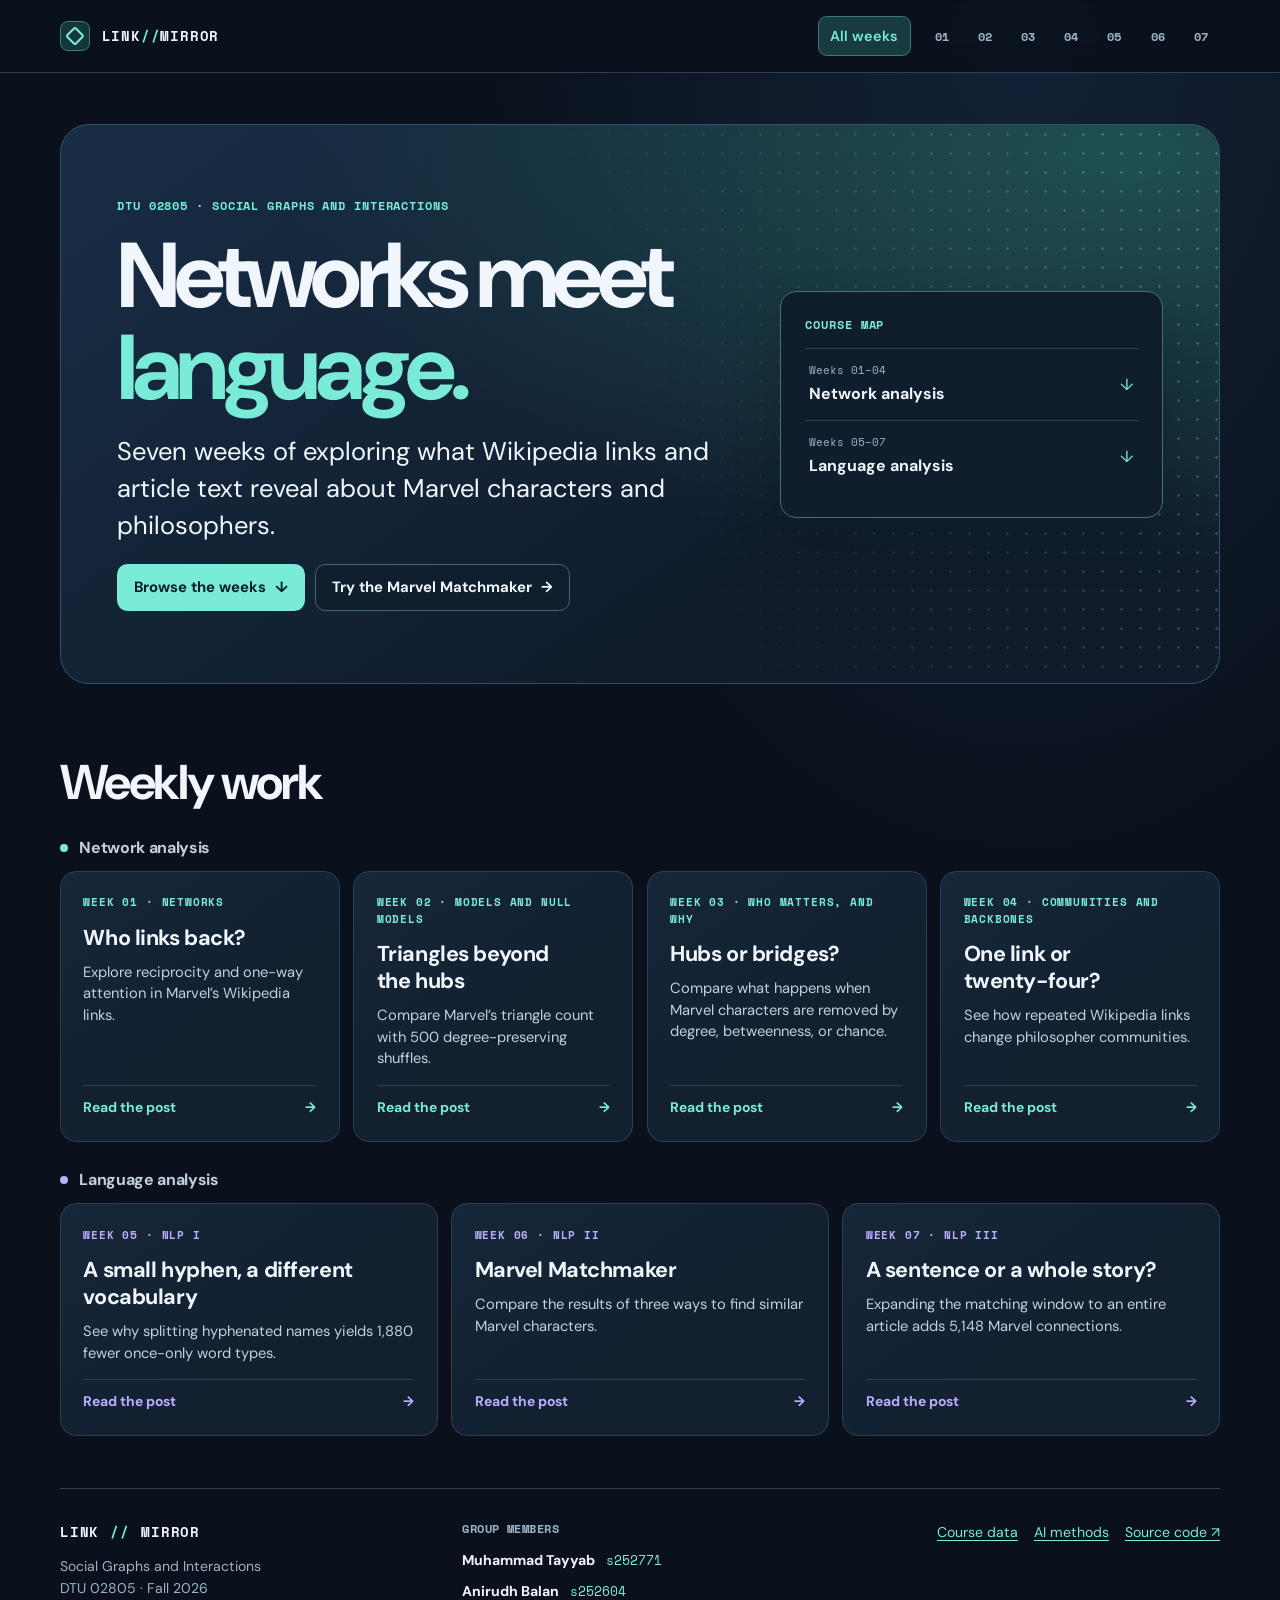
<file: index.html>
<!doctype html>
<html lang="en">
<head>
  <meta charset="utf-8">
  <meta name="viewport" content="width=device-width, initial-scale=1">
  <meta name="description" content="Seven weekly investigations from DTU’s Social Graphs and Interactions course, covering networks, language, and their overlap.">
  <title>Networks meet language · LINK//MIRROR</title>
  <link rel="preconnect" href="https://fonts.googleapis.com">
  <link rel="preconnect" href="https://fonts.gstatic.com" crossorigin>
  <link rel="stylesheet" href="https://fonts.googleapis.com/css2?family=DM+Sans:wght@400;500;600;700&amp;family=Space+Mono:wght@400;700&amp;display=swap">
  <link rel="stylesheet" href="styles.css?v=5">
  <link rel="stylesheet" href="course.css?v=5">
</head>
<body>
  <a class="skip-link" href="#main-content">Skip to content</a>
  <header class="site-header">
    <div class="header-inner">
      <a class="brand" href="./" aria-label="LINK//MIRROR home"><span class="brand-mark" aria-hidden="true"></span><span>LINK<span class="brand-accent">//</span>MIRROR</span></a>
      <nav class="week-nav" aria-label="Weekly navigation">
        <a class="week-nav-home" href="./" aria-current="page">All weeks</a>
        <a href="weeks/week1/" aria-label="Week 1">01</a>
        <a href="weeks/week2/" aria-label="Week 2">02</a>
        <a href="weeks/week3/" aria-label="Week 3">03</a>
        <a href="weeks/week4/" aria-label="Week 4">04</a>
        <a href="weeks/week5/" aria-label="Week 5">05</a>
        <a href="weeks/week6/" aria-label="Week 6">06</a>
        <a href="weeks/week7/" aria-label="Week 7">07</a>
      </nav>
    </div>
  </header>
  <main id="main-content" tabindex="-1">
    <section class="hero home-hero">
      <div>
        <p class="eyebrow">DTU 02805 · Social Graphs and Interactions</p>
        <h1>Networks meet<br><em>language.</em></h1>
        <p class="lede">Seven weeks of exploring what Wikipedia links and article text reveal about Marvel characters and philosophers.</p>
        <div class="hero-actions">
          <a class="button" href="#weekly-work">Browse the weeks <span aria-hidden="true">↓</span></a>
          <a class="button-secondary" href="weeks/week6/#explorer">Try the Marvel Matchmaker <span aria-hidden="true">→</span></a>
        </div>
      </div>
      <nav class="course-map" aria-label="Browse by topic">
        <p class="eyebrow">Course map</p>
        <a href="#network-studies"><small>Weeks 01–04</small><strong>Network analysis</strong><span class="map-arrow" aria-hidden="true">↓</span></a>
        <a href="#language-studies"><small>Weeks 05–07</small><strong>Language analysis</strong><span class="map-arrow" aria-hidden="true">↓</span></a>
      </nav>
    </section>

    <section class="weekly-archive" id="weekly-work" aria-labelledby="weekly-heading">
      <h2 id="weekly-heading">Weekly work</h2>
      <section class="week-chapter" id="network-studies" aria-labelledby="network-heading">
        <h3 class="chapter-heading" id="network-heading">Network analysis</h3>
        <div class="week-grid">
          <a class="week-card" href="weeks/week1/">
            <span class="eyebrow">Week 01 · Networks</span>
            <h4>Who links back?</h4>
            <p>Explore reciprocity and one-way attention in Marvel’s Wikipedia links.</p>
            <span class="card-link">Read the post <span aria-hidden="true">→</span></span>
          </a>
          <a class="week-card" href="weeks/week2/">
            <span class="eyebrow">Week 02 · Models and Null Models</span>
            <h4>Triangles beyond the hubs</h4>
            <p>Compare Marvel’s triangle count with 500 degree-preserving shuffles.</p>
            <span class="card-link">Read the post <span aria-hidden="true">→</span></span>
          </a>
          <a class="week-card" href="weeks/week3/">
            <span class="eyebrow">Week 03 · Who Matters, and Why</span>
            <h4>Hubs or bridges?</h4>
            <p>Compare what happens when Marvel characters are removed by degree, betweenness, or chance.</p>
            <span class="card-link">Read the post <span aria-hidden="true">→</span></span>
          </a>
          <a class="week-card" href="weeks/week4/">
            <span class="eyebrow">Week 04 · Communities and Backbones</span>
            <h4>One link or twenty-four?</h4>
            <p>See how repeated Wikipedia links change philosopher communities.</p>
            <span class="card-link">Read the post <span aria-hidden="true">→</span></span>
          </a>
        </div>
      </section>
      <section class="week-chapter language-chapter" id="language-studies" aria-labelledby="language-heading">
        <h3 class="chapter-heading" id="language-heading">Language analysis</h3>
        <div class="week-grid">
          <a class="week-card" href="weeks/week5/">
            <span class="eyebrow">Week 05 · NLP I</span>
            <h4>A small hyphen, a different vocabulary</h4>
            <p>See why splitting hyphenated names yields 1,880 fewer once-only word types.</p>
            <span class="card-link">Read the post <span aria-hidden="true">→</span></span>
          </a>
          <a class="week-card" href="weeks/week6/">
            <span class="eyebrow">Week 06 · NLP II</span>
            <h4>Marvel Matchmaker</h4>
            <p>Compare the results of three ways to find similar Marvel characters.</p>
            <span class="card-link">Read the post <span aria-hidden="true">→</span></span>
          </a>
          <a class="week-card" href="weeks/week7/">
            <span class="eyebrow">Week 07 · NLP III</span>
            <h4>A sentence or a whole story?</h4>
            <p>Expanding the matching window to an entire article adds 5,148 Marvel connections.</p>
            <span class="card-link">Read the post <span aria-hidden="true">→</span></span>
          </a>
        </div>
      </section>
    </section>
  </main>

  <footer class="site-footer">
    <div class="footer-brand">
      <a class="brand" href="./" aria-label="LINK//MIRROR home">LINK<span class="brand-accent">//</span>MIRROR</a>
      <p>Social Graphs and Interactions<br>DTU 02805 · Fall 2026</p>
    </div>
    <div>
      <p class="footer-heading">Group members</p>
      <ul class="member-list">
        <li><span class="member-name">Muhammad Tayyab</span> <span class="student-id">s252771</span></li>
        <li><span class="member-name">Anirudh Balan</span> <span class="student-id">s252604</span></li>
      </ul>
    </div>
    <nav class="footer-links" aria-label="Course resources">
      <a href="https://sunelehmann.com/socialgraphs2026-web/data/">Course data</a>
      <a href="AI_METHODS.md">AI methods</a>
      <a href="https://github.com/tayyab859/Social-graphs-2026">Source code <span aria-hidden="true">↗</span></a>
    </nav>
  </footer>
</body>
</html>
</file>
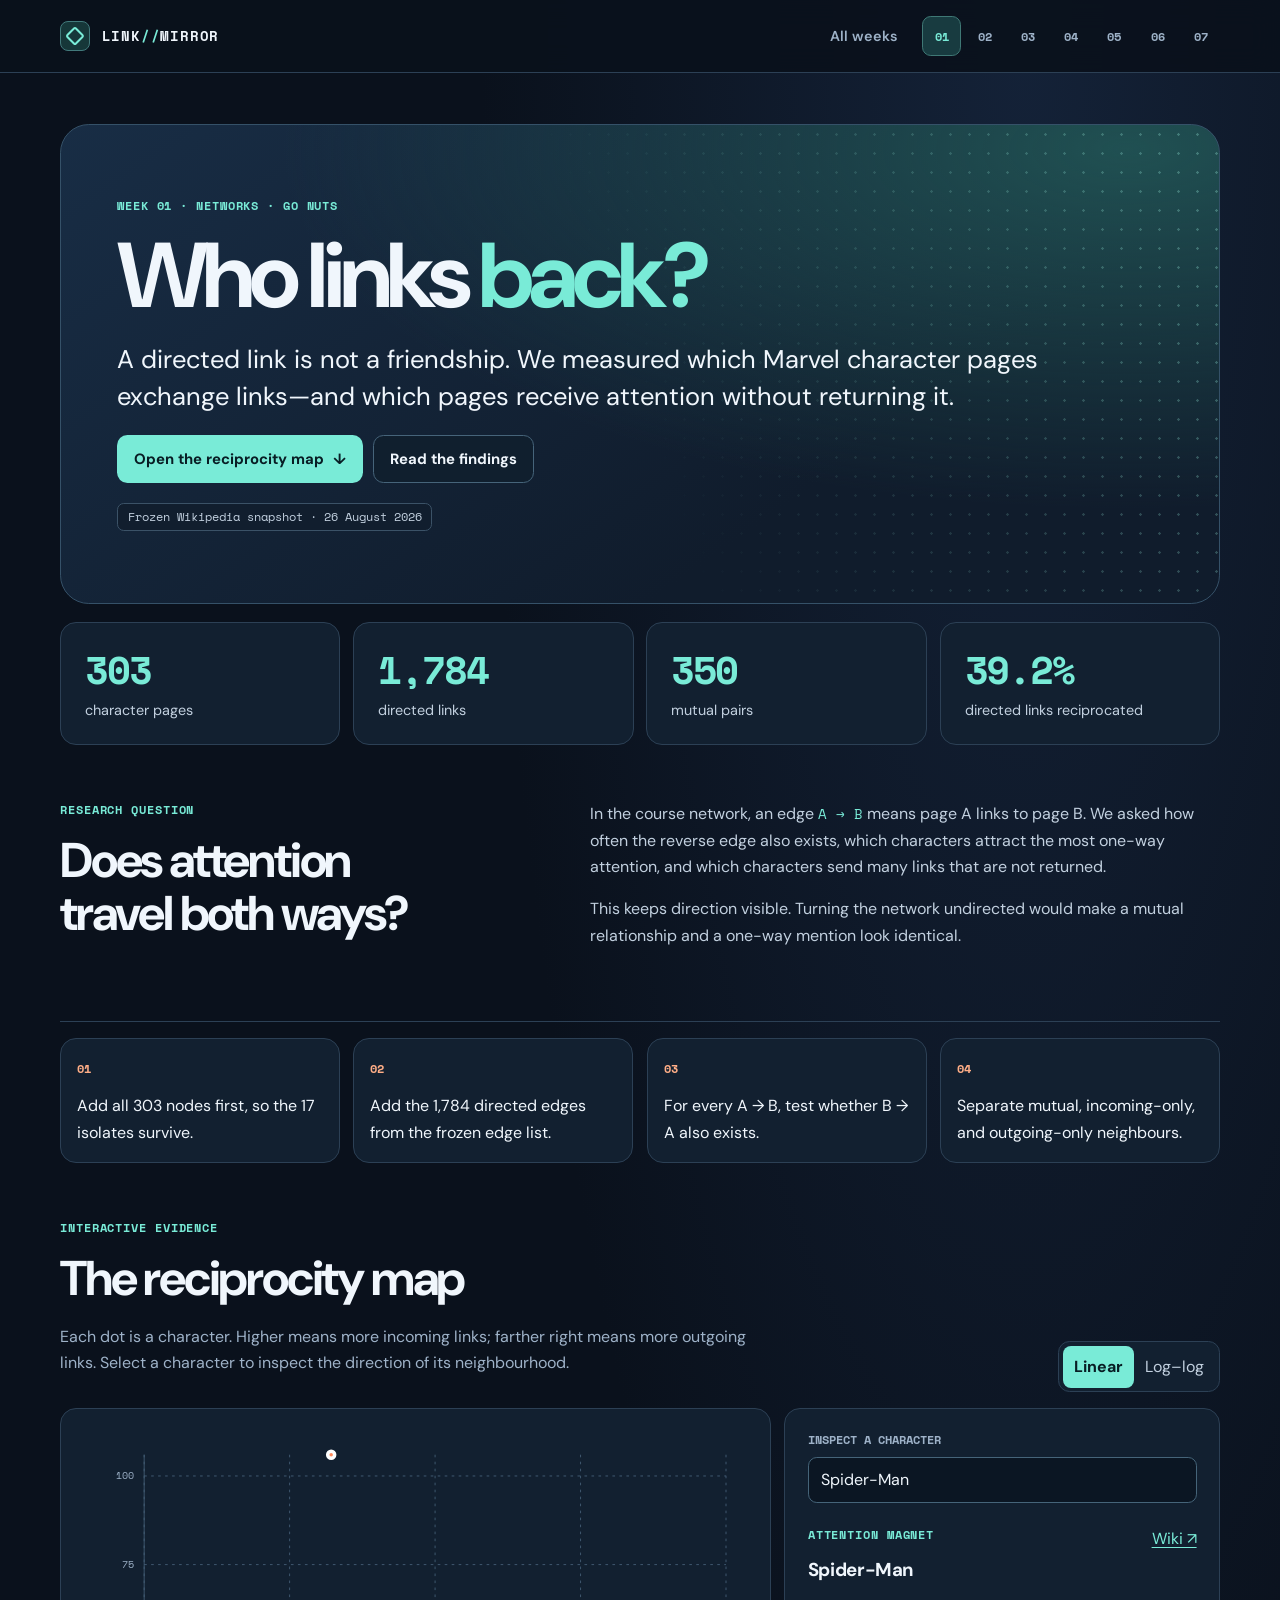
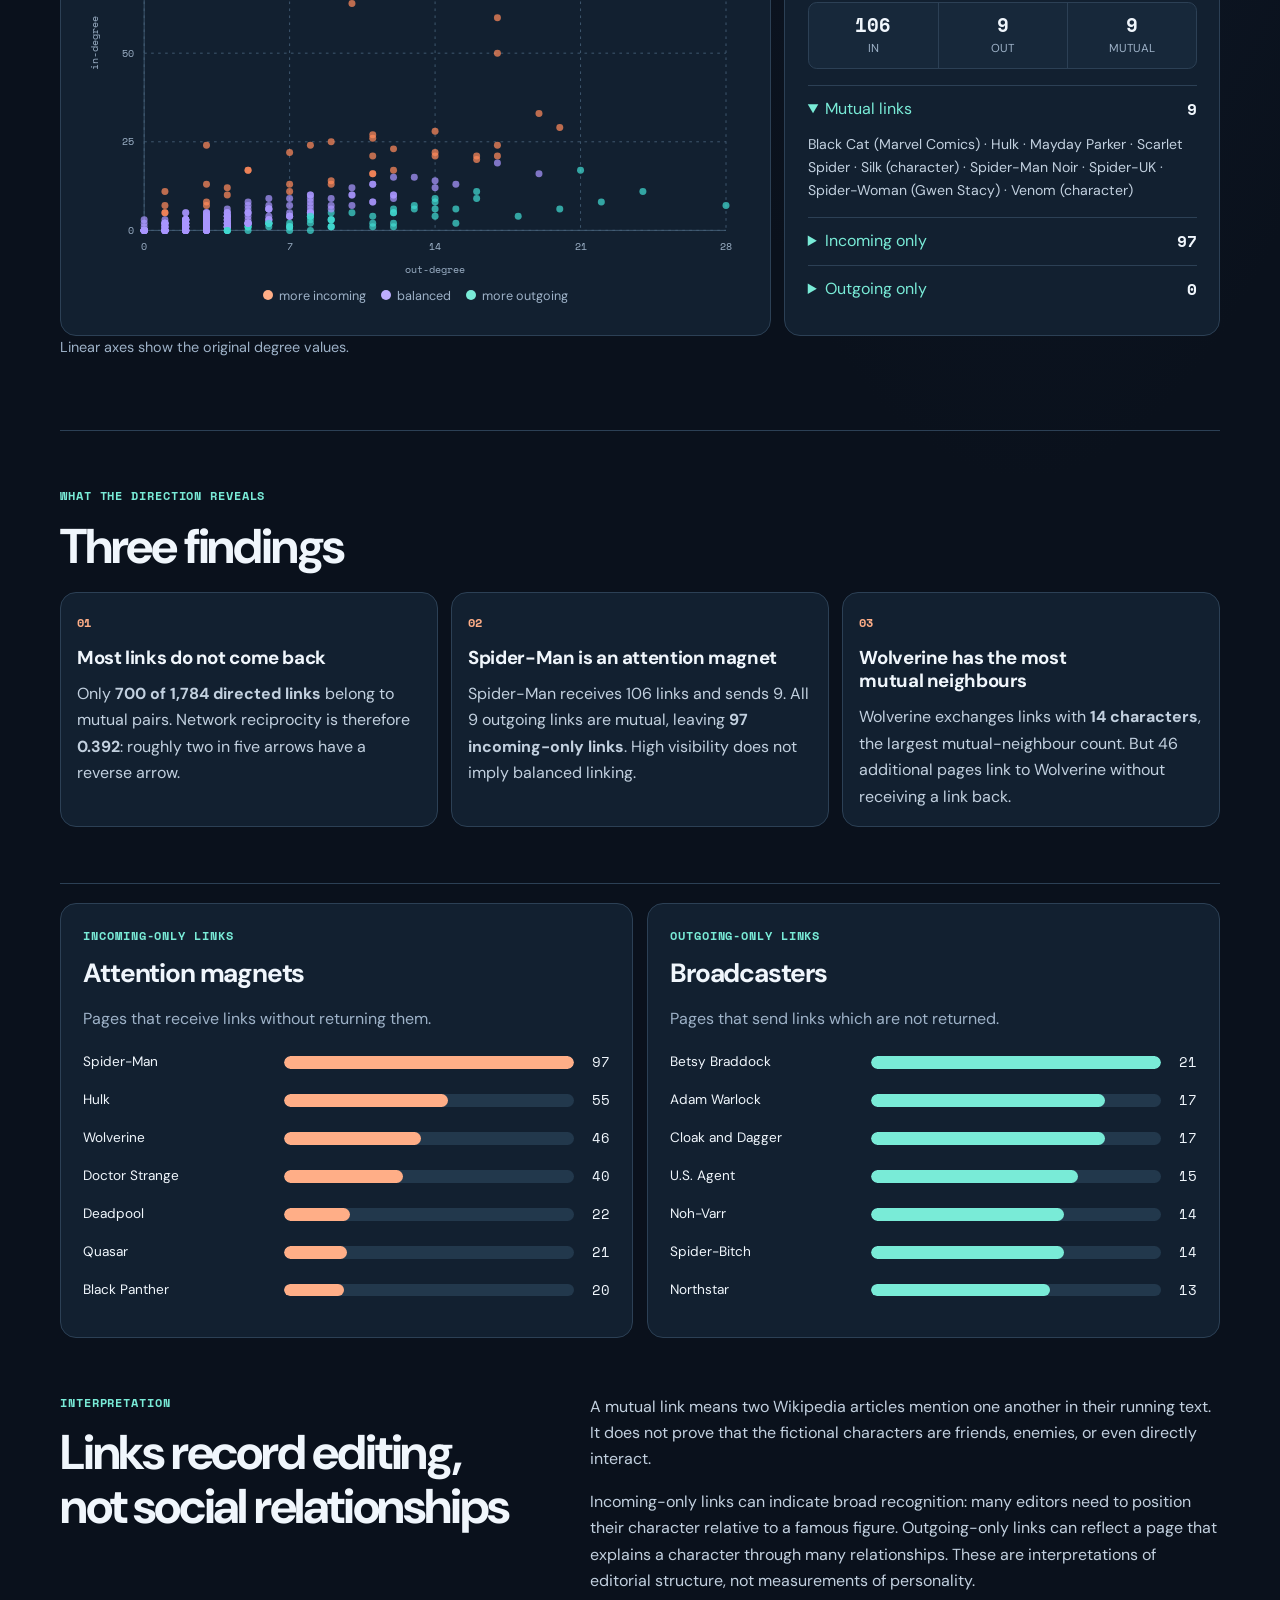
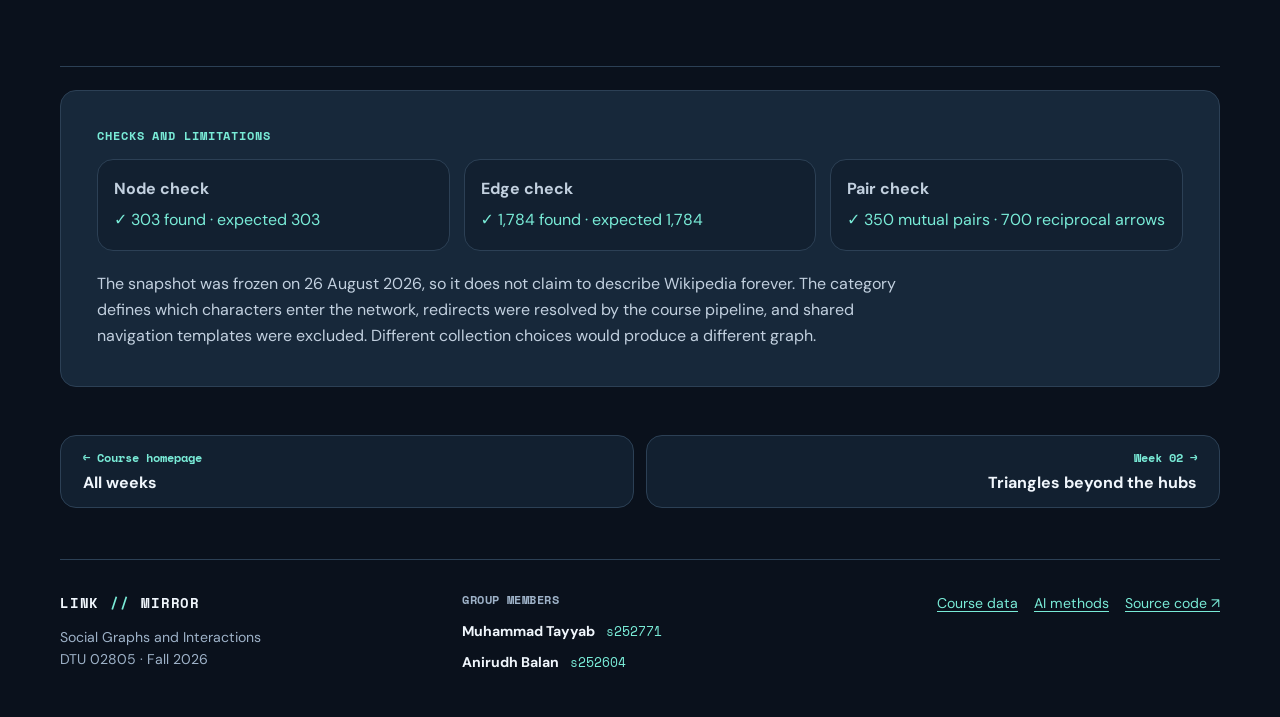
<file: weeks/week1/index.html>
<!doctype html>
<html lang="en">
<head>
  <meta charset="utf-8">
  <meta name="viewport" content="width=device-width, initial-scale=1">
  <meta name="description" content="A Week 1 investigation of reciprocal and one-way links in Wikipedia's Marvel superhero network.">
  <title>Marvel Link Mirror · Week 1</title>
  <link rel="preconnect" href="https://fonts.googleapis.com">
  <link rel="preconnect" href="https://fonts.gstatic.com" crossorigin>
  <link rel="stylesheet" href="https://fonts.googleapis.com/css2?family=DM+Sans:wght@400;500;600;700&amp;family=Space+Mono:wght@400;700&amp;display=swap">
  <link rel="stylesheet" href="../../styles.css?v=5">
  <link rel="stylesheet" href="../../course.css?v=5">
</head>
<body>
  <a class="skip-link" href="#top">Skip to content</a>
  <header class="site-header">
    <div class="header-inner">
      <a class="brand" href="../../" aria-label="LINK//MIRROR home"><span class="brand-mark" aria-hidden="true"></span><span>LINK<span class="brand-accent">//</span>MIRROR</span></a>
      <nav class="week-nav" aria-label="Weekly navigation">
        <a class="week-nav-home" href="../../">All weeks</a>
        <a href="../../weeks/week1/" aria-label="Week 1" aria-current="page">01</a>
        <a href="../../weeks/week2/" aria-label="Week 2">02</a>
        <a href="../../weeks/week3/" aria-label="Week 3">03</a>
        <a href="../../weeks/week4/" aria-label="Week 4">04</a>
        <a href="../../weeks/week5/" aria-label="Week 5">05</a>
        <a href="../../weeks/week6/" aria-label="Week 6">06</a>
        <a href="../../weeks/week7/" aria-label="Week 7">07</a>
      </nav>
    </div>
  </header>

  <main id="top" tabindex="-1">
    <section class="hero">
      <p class="eyebrow">Week 01 · Networks · Go Nuts</p>
      <h1>Who links <em>back?</em></h1>
      <p class="lede">A directed link is not a friendship. We measured which Marvel character pages exchange links—and which pages receive attention without returning it.</p>
      <div class="hero-actions">
        <a class="button" href="#explorer">Open the reciprocity map <span aria-hidden="true">↓</span></a>
        <a class="button-secondary" href="#findings">Read the findings</a>
      </div>
      <div class="hero-meta">
        <span>Frozen Wikipedia snapshot · 26 August 2026</span>
      </div>
    </section>

    <section class="metrics" aria-label="Network summary">
      <article><strong id="metric-nodes">303</strong><span>character pages</span></article>
      <article><strong id="metric-edges">1,784</strong><span>directed links</span></article>
      <article><strong id="metric-mutual">350</strong><span>mutual pairs</span></article>
      <article><strong id="metric-reciprocity">39.2%</strong><span>directed links reciprocated</span></article>
    </section>

    <section id="question" class="prose two-column">
      <div>
        <p class="section-label">Research question</p>
        <h2>Does attention travel both ways?</h2>
      </div>
      <div>
        <p>In the course network, an edge <code>A → B</code> means page A links to page B. We asked how often the reverse edge also exists, which characters attract the most one-way attention, and which characters send many links that are not returned.</p>
        <p>This keeps direction visible. Turning the network undirected would make a mutual relationship and a one-way mention look identical.</p>
      </div>
    </section>

    <section class="method-strip" aria-label="Method">
      <div><span>01</span><p>Add all 303 nodes first, so the 17 isolates survive.</p></div>
      <div><span>02</span><p>Add the 1,784 directed edges from the frozen edge list.</p></div>
      <div><span>03</span><p>For every A → B, test whether B → A also exists.</p></div>
      <div><span>04</span><p>Separate mutual, incoming-only, and outgoing-only neighbours.</p></div>
    </section>

    <section id="explorer" class="explorer">
      <div class="section-heading">
        <div>
          <p class="section-label">Interactive evidence</p>
          <h2>The reciprocity map</h2>
          <p>Each dot is a character. Higher means more incoming links; farther right means more outgoing links. Select a character to inspect the direction of its neighbourhood.</p>
        </div>
        <div class="segmented" role="group" aria-label="Axis scale">
          <button class="active" data-scale="linear" type="button">Linear</button>
          <button data-scale="log" type="button">Log–log</button>
        </div>
      </div>

      <div class="visual-grid">
        <div class="plot-card">
          <div id="plot-status" class="status" role="status">Loading official course data…</div>
          <svg id="scatter" viewBox="0 0 760 520" role="img" aria-label="Scatter plot comparing character in-degree and out-degree"></svg>
          <div class="legend" aria-label="Plot legend">
            <span><i class="dot magnet"></i>more incoming</span>
            <span><i class="dot balanced"></i>balanced</span>
            <span><i class="dot broadcaster"></i>more outgoing</span>
          </div>
        </div>

        <aside class="character-card">
          <label for="character-search">Inspect a character</label>
          <input id="character-search" list="character-options" placeholder="Try Spider-Man…" autocomplete="off">
          <datalist id="character-options"></datalist>
          <div id="character-empty" class="empty-state">Choose any character to see which links are mutual and which travel only one way.</div>
          <div id="character-detail" hidden>
            <div class="character-title">
              <div>
                <p id="character-type" class="section-label"></p>
                <h3 id="character-name"></h3>
              </div>
              <a id="character-wiki" href="#" target="_blank" rel="noopener" aria-label="Open character page on Wikipedia">Wiki ↗</a>
            </div>
            <div class="mini-metrics">
              <div><strong id="char-in">0</strong><span>in</span></div>
              <div><strong id="char-out">0</strong><span>out</span></div>
              <div><strong id="char-mutual">0</strong><span>mutual</span></div>
            </div>
            <div class="link-groups">
              <details open><summary>Mutual links <b id="count-mutual">0</b></summary><p id="list-mutual"></p></details>
              <details><summary>Incoming only <b id="count-incoming">0</b></summary><p id="list-incoming"></p></details>
              <details><summary>Outgoing only <b id="count-outgoing">0</b></summary><p id="list-outgoing"></p></details>
            </div>
          </div>
        </aside>
      </div>
      <p id="axis-note" class="caption">Linear axes show the original degree values.</p>
    </section>

    <section class="prose" id="findings">
      <p class="section-label">What the direction reveals</p>
      <h2>Three findings</h2>
      <div class="findings-grid">
        <article>
          <span class="finding-number">01</span>
          <h3>Most links do not come back</h3>
          <p>Only <strong>700 of 1,784 directed links</strong> belong to mutual pairs. Network reciprocity is therefore <strong>0.392</strong>: roughly two in five arrows have a reverse arrow.</p>
        </article>
        <article>
          <span class="finding-number">02</span>
          <h3>Spider-Man is an attention magnet</h3>
          <p>Spider-Man receives 106 links and sends 9. All 9 outgoing links are mutual, leaving <strong>97 incoming-only links</strong>. High visibility does not imply balanced linking.</p>
        </article>
        <article>
          <span class="finding-number">03</span>
          <h3>Wolverine has the most mutual neighbours</h3>
          <p>Wolverine exchanges links with <strong>14 characters</strong>, the largest mutual-neighbour count. But 46 additional pages link to Wolverine without receiving a link back.</p>
        </article>
      </div>
    </section>

    <section class="rankings">
      <article>
        <p class="section-label">Incoming-only links</p>
        <h2>Attention magnets</h2>
        <p class="subcopy">Pages that receive links without returning them.</p>
        <div id="attention-bars" class="bars" aria-label="Ranking of incoming-only links"></div>
      </article>
      <article>
        <p class="section-label">Outgoing-only links</p>
        <h2>Broadcasters</h2>
        <p class="subcopy">Pages that send links which are not returned.</p>
        <div id="broadcast-bars" class="bars" aria-label="Ranking of outgoing-only links"></div>
      </article>
    </section>

    <section class="prose two-column interpretation">
      <div>
        <p class="section-label">Interpretation</p>
        <h2>Links record editing, not social relationships</h2>
      </div>
      <div>
        <p>A mutual link means two Wikipedia articles mention one another in their running text. It does not prove that the fictional characters are friends, enemies, or even directly interact.</p>
        <p>Incoming-only links can indicate broad recognition: many editors need to position their character relative to a famous figure. Outgoing-only links can reflect a page that explains a character through many relationships. These are interpretations of editorial structure, not measurements of personality.</p>
      </div>
    </section>

    <section class="limitations">
      <p class="section-label">Checks and limitations</p>
      <div class="checks-grid">
        <article><strong>Node check</strong><span id="check-nodes">Waiting for data</span></article>
        <article><strong>Edge check</strong><span id="check-edges">Waiting for data</span></article>
        <article><strong>Pair check</strong><span id="check-pairs">Waiting for data</span></article>
      </div>
      <p>The snapshot was frozen on 26 August 2026, so it does not claim to describe Wikipedia forever. The category defines which characters enter the network, redirects were resolved by the course pipeline, and shared navigation templates were excluded. Different collection choices would produce a different graph.</p>
    </section>

    <nav class="week-pagination" aria-label="Previous and next week">
      <a href="../../"><span>← Course homepage</span><strong>All weeks</strong></a>
      <a href="../week2/"><span>Week 02 →</span><strong>Triangles beyond the hubs</strong></a>
    </nav>
  </main>

  <footer class="site-footer">
    <div class="footer-brand">
      <a class="brand" href="../../" aria-label="LINK//MIRROR home">LINK<span class="brand-accent">//</span>MIRROR</a>
      <p>Social Graphs and Interactions<br>DTU 02805 · Fall 2026</p>
    </div>
    <div>
      <p class="footer-heading">Group members</p>
      <ul class="member-list">
        <li><span class="member-name">Muhammad Tayyab</span> <span class="student-id">s252771</span></li>
        <li><span class="member-name">Anirudh Balan</span> <span class="student-id">s252604</span></li>
      </ul>
    </div>
    <nav class="footer-links" aria-label="Course resources">
      <a href="https://sunelehmann.com/socialgraphs2026-web/data/">Course data</a>
      <a href="../../AI_METHODS.md">AI methods</a>
      <a href="https://github.com/tayyab859/Social-graphs-2026">Source code <span aria-hidden="true">↗</span></a>
    </nav>
  </footer>

  <div id="tooltip" class="tooltip" hidden></div>
  <script src="../../app.js"></script>
</body>
</html>
</file>
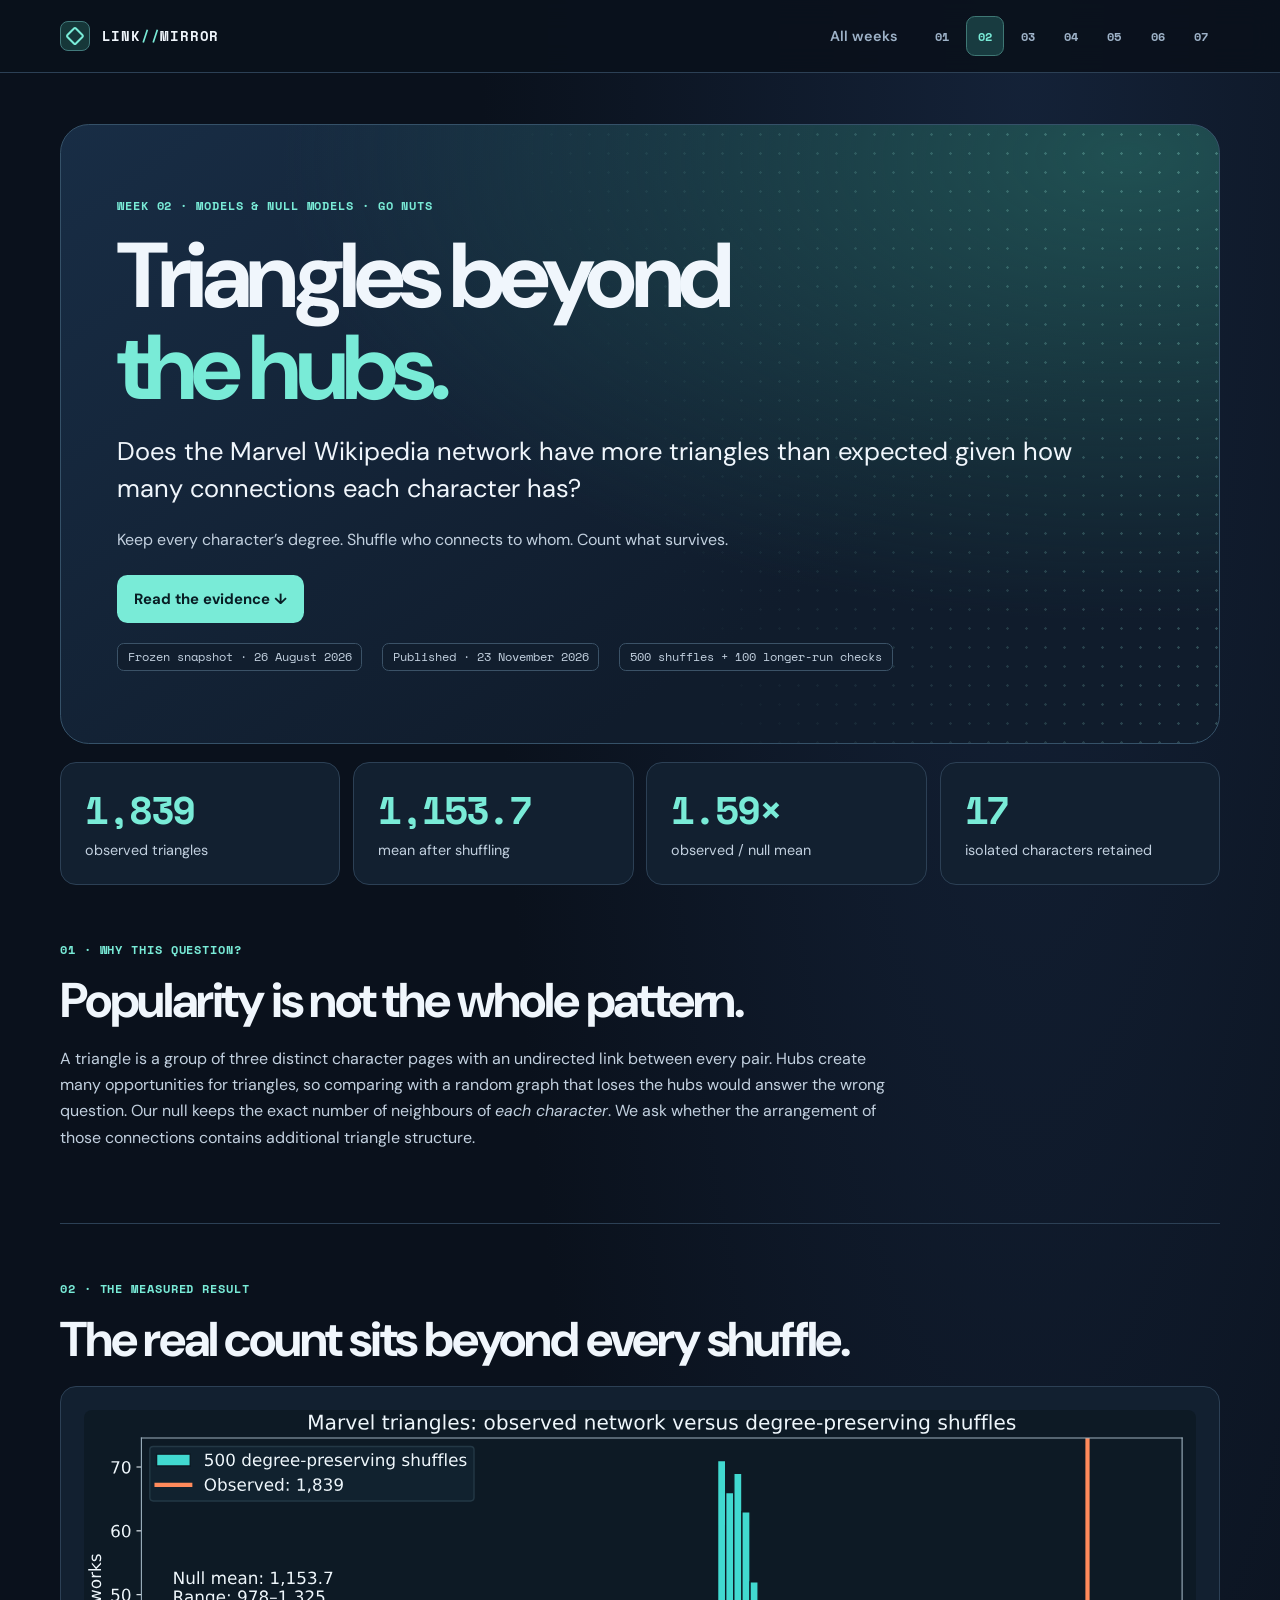
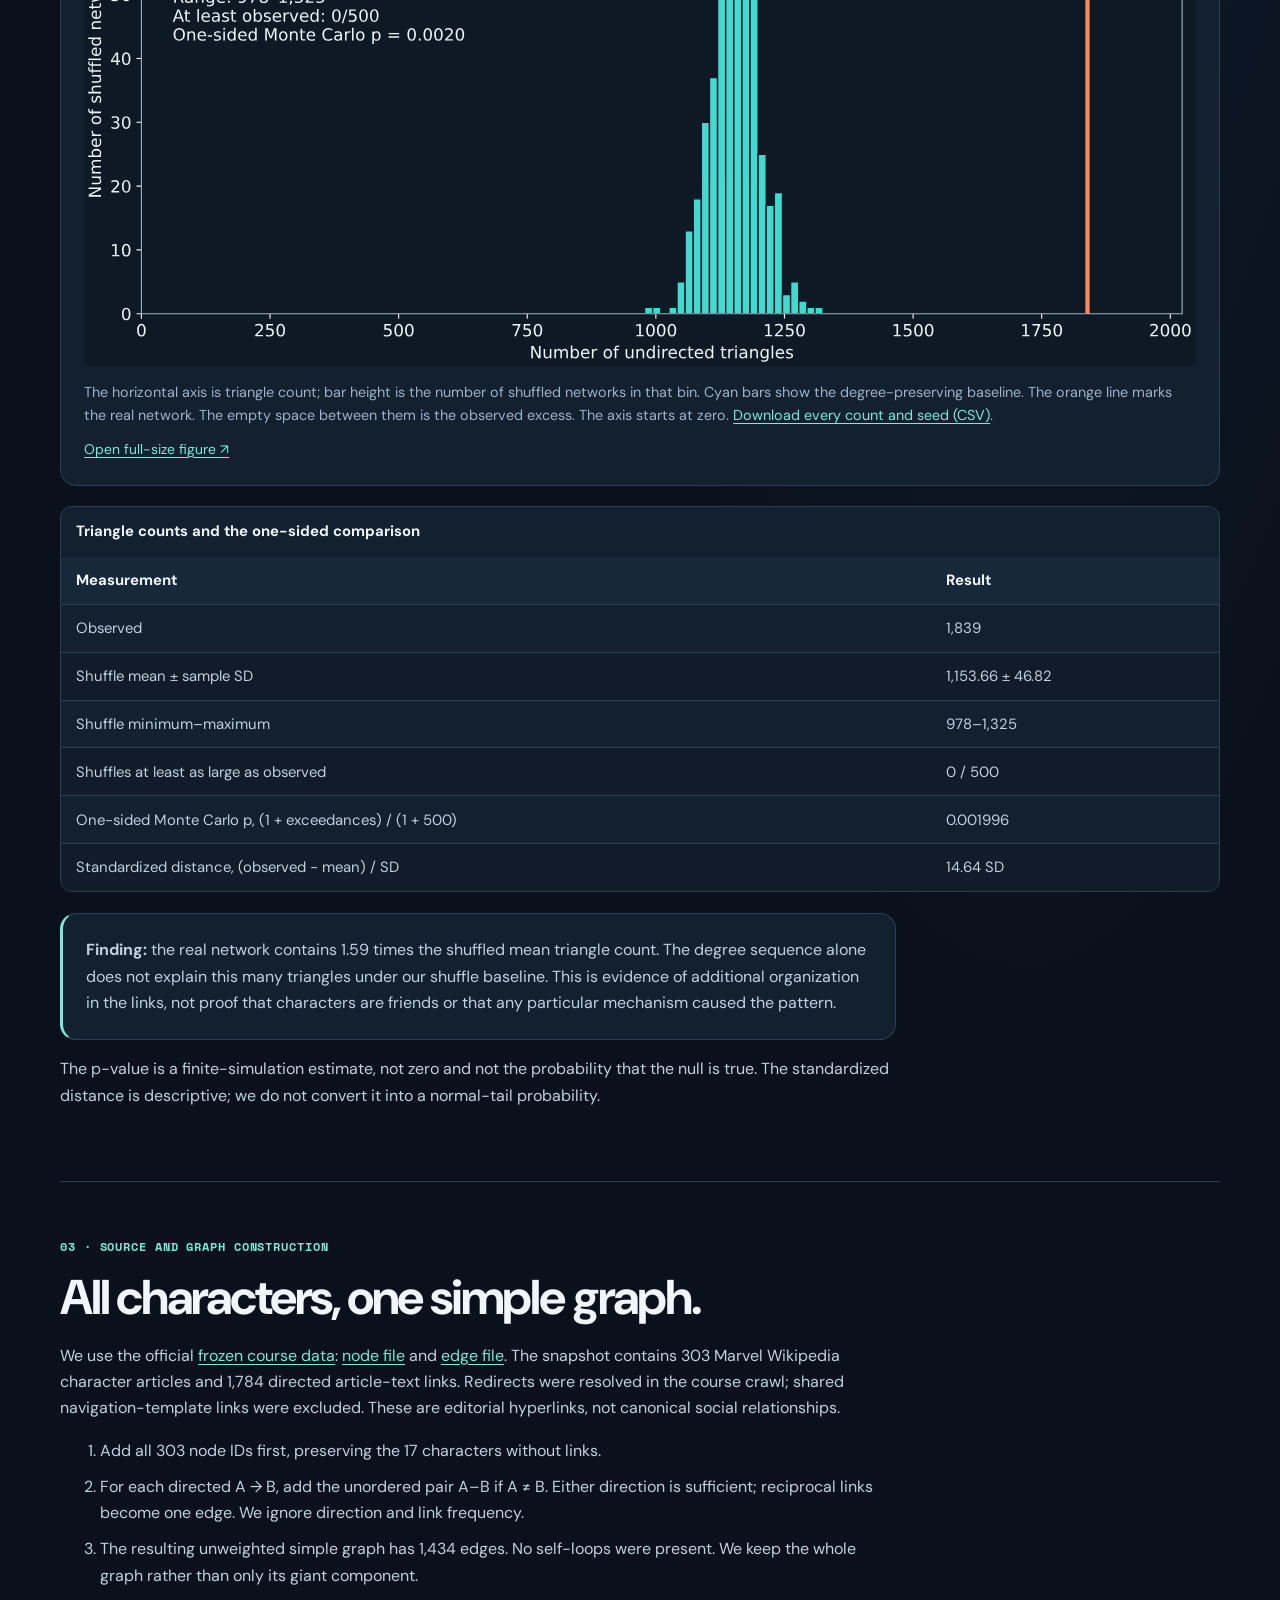
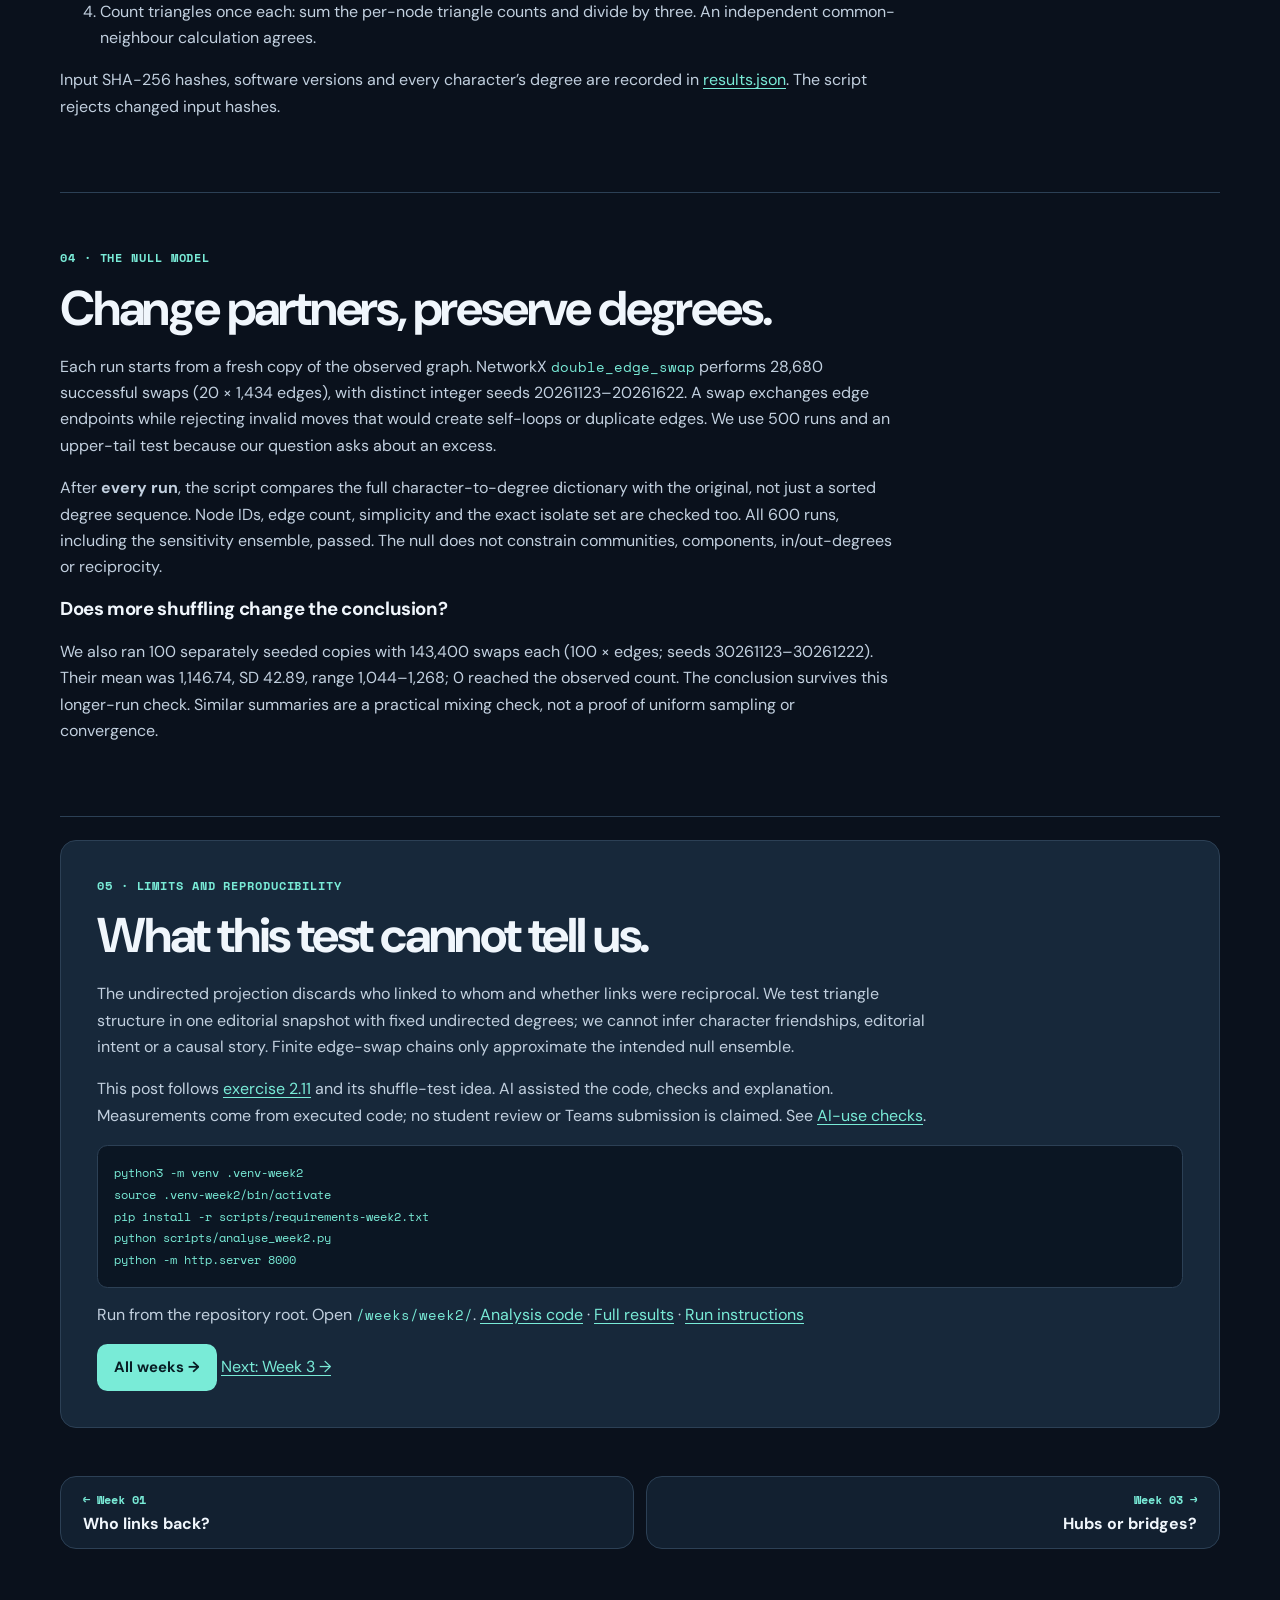
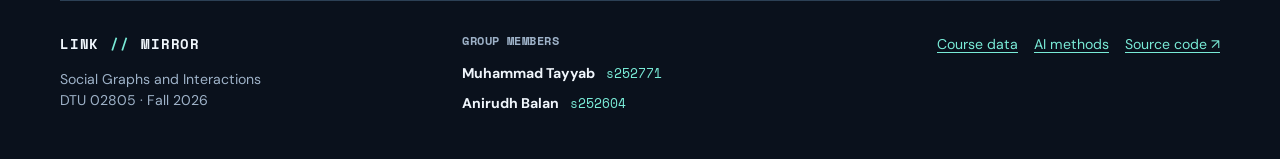
<file: weeks/week2/index.html>
<!doctype html>
<html lang="en"><head><meta charset="utf-8"><meta name="viewport" content="width=device-width,initial-scale=1">
<meta name="description" content="A reproducible triangle test on Marvel Wikipedia: 500 degree-preserving shuffles, all 303 characters retained.">
<title>Triangles beyond the hubs · Week 2 · LINK//MIRROR</title>
<link rel="preconnect" href="https://fonts.googleapis.com">
  <link rel="preconnect" href="https://fonts.gstatic.com" crossorigin>
  <link rel="stylesheet" href="https://fonts.googleapis.com/css2?family=DM+Sans:wght@400;500;600;700&amp;family=Space+Mono:wght@400;700&amp;display=swap">
  <link rel="stylesheet" href="../../styles.css?v=5">
  <link rel="stylesheet" href="../../course.css?v=5"></head>
<body><a class="skip-link" href="#main-content">Skip to content</a>
  <header class="site-header">
    <div class="header-inner">
      <a class="brand" href="../../" aria-label="LINK//MIRROR home"><span class="brand-mark" aria-hidden="true"></span><span>LINK<span class="brand-accent">//</span>MIRROR</span></a>
      <nav class="week-nav" aria-label="Weekly navigation">
        <a class="week-nav-home" href="../../">All weeks</a>
        <a href="../../weeks/week1/" aria-label="Week 1">01</a>
        <a href="../../weeks/week2/" aria-label="Week 2" aria-current="page">02</a>
        <a href="../../weeks/week3/" aria-label="Week 3">03</a>
        <a href="../../weeks/week4/" aria-label="Week 4">04</a>
        <a href="../../weeks/week5/" aria-label="Week 5">05</a>
        <a href="../../weeks/week6/" aria-label="Week 6">06</a>
        <a href="../../weeks/week7/" aria-label="Week 7">07</a>
      </nav>
    </div>
  </header>

  <main id="main-content" tabindex="-1"><section class="hero"><p class="eyebrow">Week 02 · Models &amp; null models · Go Nuts</p>
<h1>Triangles beyond<br><em>the hubs.</em></h1>
<p class="lede">Does the Marvel Wikipedia network have more triangles than expected given how many connections each character has?</p>
<p>Keep every character’s degree. Shuffle who connects to whom. Count what survives.</p>
<a class="button" href="#evidence">Read the evidence ↓</a><div class="hero-meta"><span>Frozen snapshot · 26 August 2026</span><span>Published · 23 November 2026</span><span>500 shuffles + 100 longer-run checks</span></div></section>
<section class="metrics" aria-label="Main results"><article><strong>1,839</strong><span>observed triangles</span></article><article><strong>1,153.7</strong><span>mean after shuffling</span></article><article><strong>1.59×</strong><span>observed / null mean</span></article><article><strong>17</strong><span>isolated characters retained</span></article></section>
<section class="prose"><p class="section-label">01 · Why this question?</p><h2>Popularity is not the whole pattern.</h2><p>A triangle is a group of three distinct character pages with an undirected link between every pair. Hubs create many opportunities for triangles, so comparing with a random graph that loses the hubs would answer the wrong question. Our null keeps the exact number of neighbours of <em>each character</em>. We ask whether the arrangement of those connections contains additional triangle structure.</p></section>
<section class="prose" id="evidence"><p class="section-label">02 · The measured result</p><h2>The real count sits beyond every shuffle.</h2>
<figure class="result-figure"><a href="triangle-shuffles.svg" aria-label="Open full-size triangle histogram"><img src="triangle-shuffles.svg" width="1100" height="550" alt="Histogram of 500 shuffled triangle counts, ranging from 978 to 1325, with the observed 1839 marked by an orange line far to the right."></a><figcaption>The horizontal axis is triangle count; bar height is the number of shuffled networks in that bin. Cyan bars show the degree-preserving baseline. The orange line marks the real network. The empty space between them is the observed excess. The axis starts at zero. <a href="shuffle_counts.csv">Download every count and seed (CSV)</a>.<br><a class="figure-link" href="triangle-shuffles.svg" target="_blank" rel="noopener">Open full-size figure <span aria-hidden="true">↗</span></a></figcaption></figure>
<div class="table-scroll"><table><caption>Triangle counts and the one-sided comparison</caption><thead><tr><th>Measurement</th><th>Result</th></tr></thead><tbody>
<tr><td>Observed</td><td>1,839</td></tr><tr><td>Shuffle mean ± sample SD</td><td>1,153.66 ± 46.82</td></tr><tr><td>Shuffle minimum–maximum</td><td>978–1,325</td></tr><tr><td>Shuffles at least as large as observed</td><td>0 / 500</td></tr><tr><td>One-sided Monte Carlo p, (1 + exceedances) / (1 + 500)</td><td>0.001996</td></tr><tr><td>Standardized distance, (observed − mean) / SD</td><td>14.64 SD</td></tr></tbody></table></div>
<p class="callout"><strong>Finding:</strong> the real network contains 1.59 times the shuffled mean triangle count. The degree sequence alone does not explain this many triangles under our shuffle baseline. This is evidence of additional organization in the links, not proof that characters are friends or that any particular mechanism caused the pattern.</p><p>The p-value is a finite-simulation estimate, not zero and not the probability that the null is true. The standardized distance is descriptive; we do not convert it into a normal-tail probability.</p></section>
<section class="prose"><p class="section-label">03 · Source and graph construction</p><h2>All characters, one simple graph.</h2><p>We use the official <a href="https://sunelehmann.com/socialgraphs2026-web/data/">frozen course data</a>: <a href="../../data/week1_nodes.tsv">node file</a> and <a href="../../data/week1_edges.tsv">edge file</a>. The snapshot contains 303 Marvel Wikipedia character articles and 1,784 directed article-text links. Redirects were resolved in the course crawl; shared navigation-template links were excluded. These are editorial hyperlinks, not canonical social relationships.</p><ol><li>Add all 303 node IDs first, preserving the 17 characters without links.</li><li>For each directed A → B, add the unordered pair A–B if A ≠ B. Either direction is sufficient; reciprocal links become one edge. We ignore direction and link frequency.</li><li>The resulting unweighted simple graph has 1,434 edges. No self-loops were present. We keep the whole graph rather than only its giant component.</li><li>Count triangles once each: sum the per-node triangle counts and divide by three. An independent common-neighbour calculation agrees.</li></ol><p>Input SHA-256 hashes, software versions and every character’s degree are recorded in <a href="results.json">results.json</a>. The script rejects changed input hashes.</p></section>
<section class="prose"><p class="section-label">04 · The null model</p><h2>Change partners, preserve degrees.</h2><p>Each run starts from a fresh copy of the observed graph. NetworkX <code>double_edge_swap</code> performs 28,680 successful swaps (20 × 1,434 edges), with distinct integer seeds 20261123–20261622. A swap exchanges edge endpoints while rejecting invalid moves that would create self-loops or duplicate edges. We use 500 runs and an upper-tail test because our question asks about an excess.</p><p>After <strong>every run</strong>, the script compares the full character-to-degree dictionary with the original, not just a sorted degree sequence. Node IDs, edge count, simplicity and the exact isolate set are checked too. All 600 runs, including the sensitivity ensemble, passed. The null does not constrain communities, components, in/out-degrees or reciprocity.</p><h3>Does more shuffling change the conclusion?</h3><p>We also ran 100 separately seeded copies with 143,400 swaps each (100 × edges; seeds 30261123–30261222). Their mean was 1,146.74, SD 42.89, range 1,044–1,268; 0 reached the observed count. The conclusion survives this longer-run check. Similar summaries are a practical mixing check, not a proof of uniform sampling or convergence.</p></section>
<section class="prose limitations"><p class="section-label">05 · Limits and reproducibility</p><h2>What this test cannot tell us.</h2><p>The undirected projection discards who linked to whom and whether links were reciprocal. We test triangle structure in one editorial snapshot with fixed undirected degrees; we cannot infer character friendships, editorial intent or a causal story. Finite edge-swap chains only approximate the intended null ensemble.</p><p>This post follows <a href="https://sunelehmann.com/socialgraphs2026-web/weeks/week2.html#go-nuts">exercise 2.11</a> and its shuffle-test idea. AI assisted the code, checks and explanation. Measurements come from executed code; no student review or Teams submission is claimed. See <a href="../../AI_METHODS.md">AI-use checks</a>.</p>
<pre><code>python3 -m venv .venv-week2
source .venv-week2/bin/activate
pip install -r scripts/requirements-week2.txt
python scripts/analyse_week2.py
python -m http.server 8000</code></pre><p>Run from the repository root. Open <code>/weeks/week2/</code>. <a href="../../scripts/analyse_week2.py">Analysis code</a> · <a href="results.json">Full results</a> · <a href="../../README.md">Run instructions</a></p><a class="button" href="../../index.html">All weeks →</a> <a href="../week3/">Next: Week 3 →</a></section>

    <nav class="week-pagination" aria-label="Previous and next week">
      <a href="../week1/"><span>← Week 01</span><strong>Who links back?</strong></a>
      <a href="../week3/"><span>Week 03 →</span><strong>Hubs or bridges?</strong></a>
    </nav>
  </main>

  <footer class="site-footer">
    <div class="footer-brand">
      <a class="brand" href="../../" aria-label="LINK//MIRROR home">LINK<span class="brand-accent">//</span>MIRROR</a>
      <p>Social Graphs and Interactions<br>DTU 02805 · Fall 2026</p>
    </div>
    <div>
      <p class="footer-heading">Group members</p>
      <ul class="member-list">
        <li><span class="member-name">Muhammad Tayyab</span> <span class="student-id">s252771</span></li>
        <li><span class="member-name">Anirudh Balan</span> <span class="student-id">s252604</span></li>
      </ul>
    </div>
    <nav class="footer-links" aria-label="Course resources">
      <a href="https://sunelehmann.com/socialgraphs2026-web/data/">Course data</a>
      <a href="../../AI_METHODS.md">AI methods</a>
      <a href="https://github.com/tayyab859/Social-graphs-2026">Source code <span aria-hidden="true">↗</span></a>
    </nav>
  </footer></body></html>
</file>
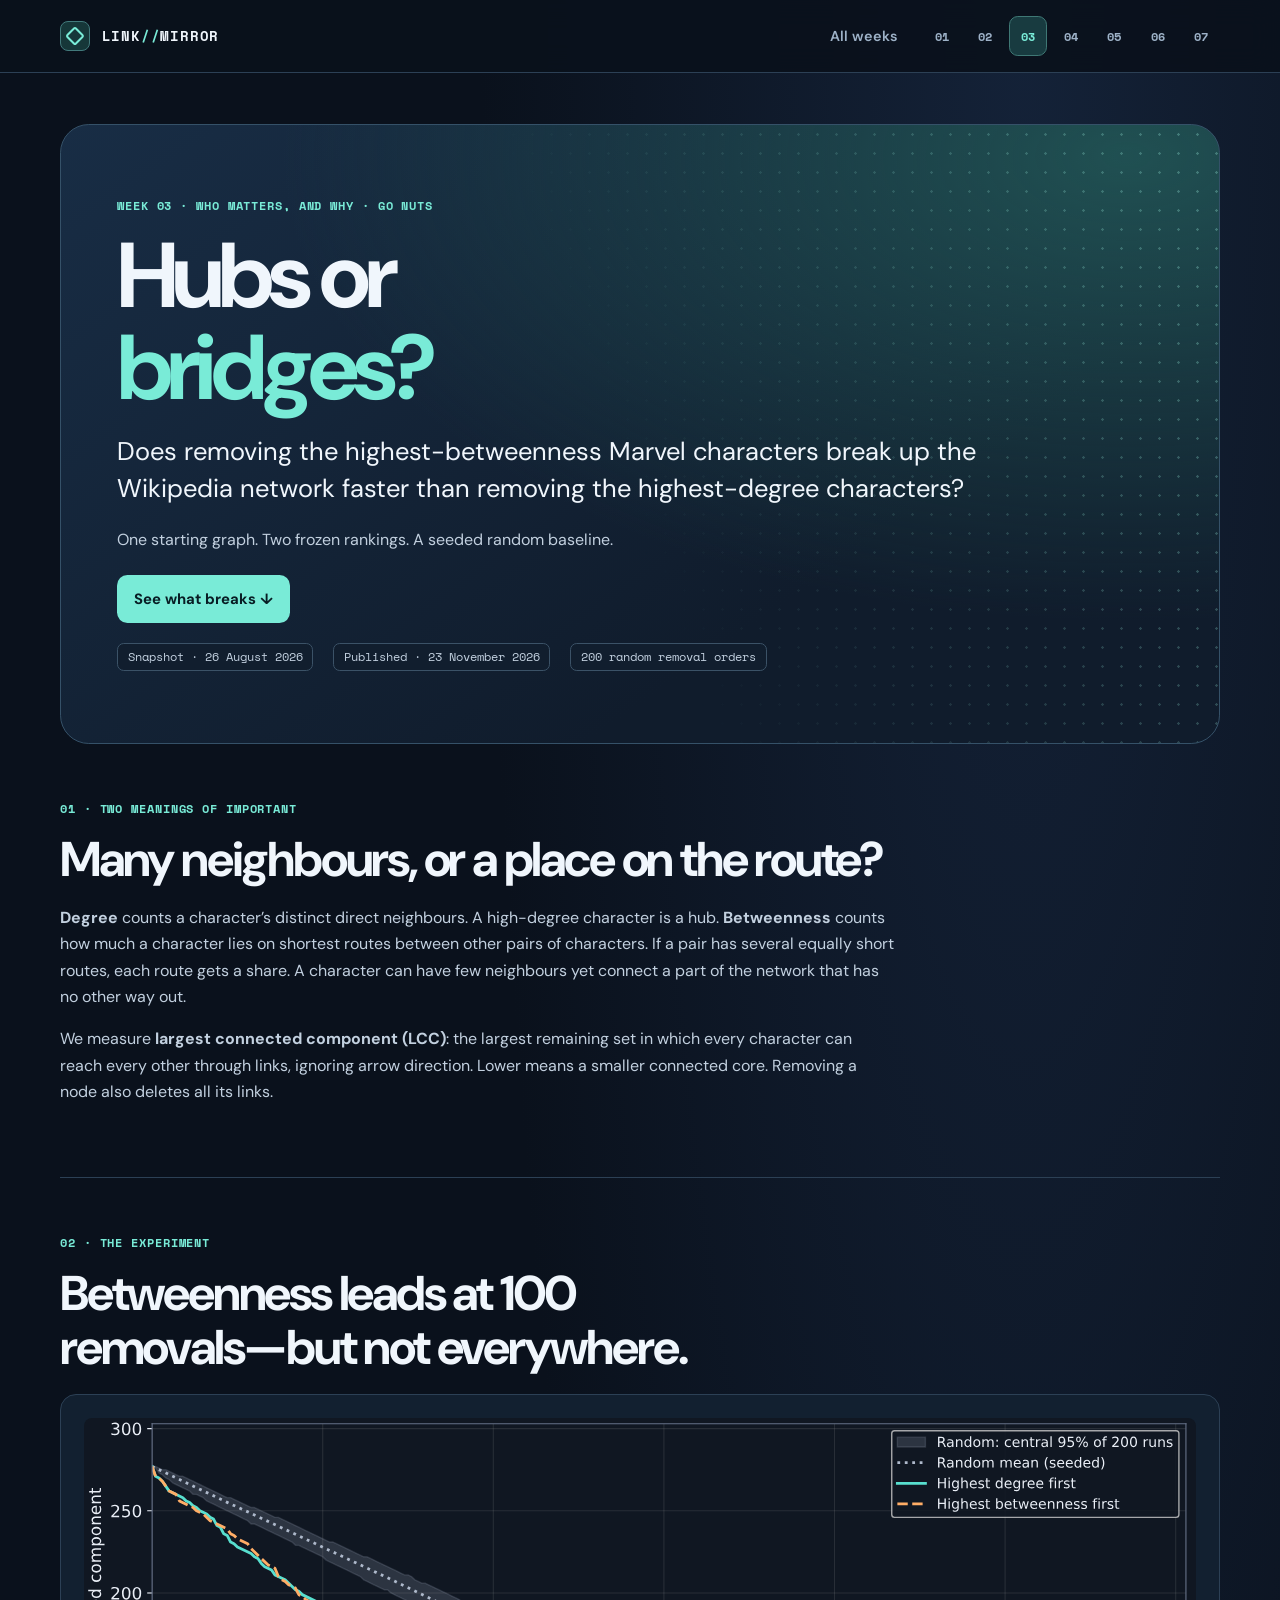
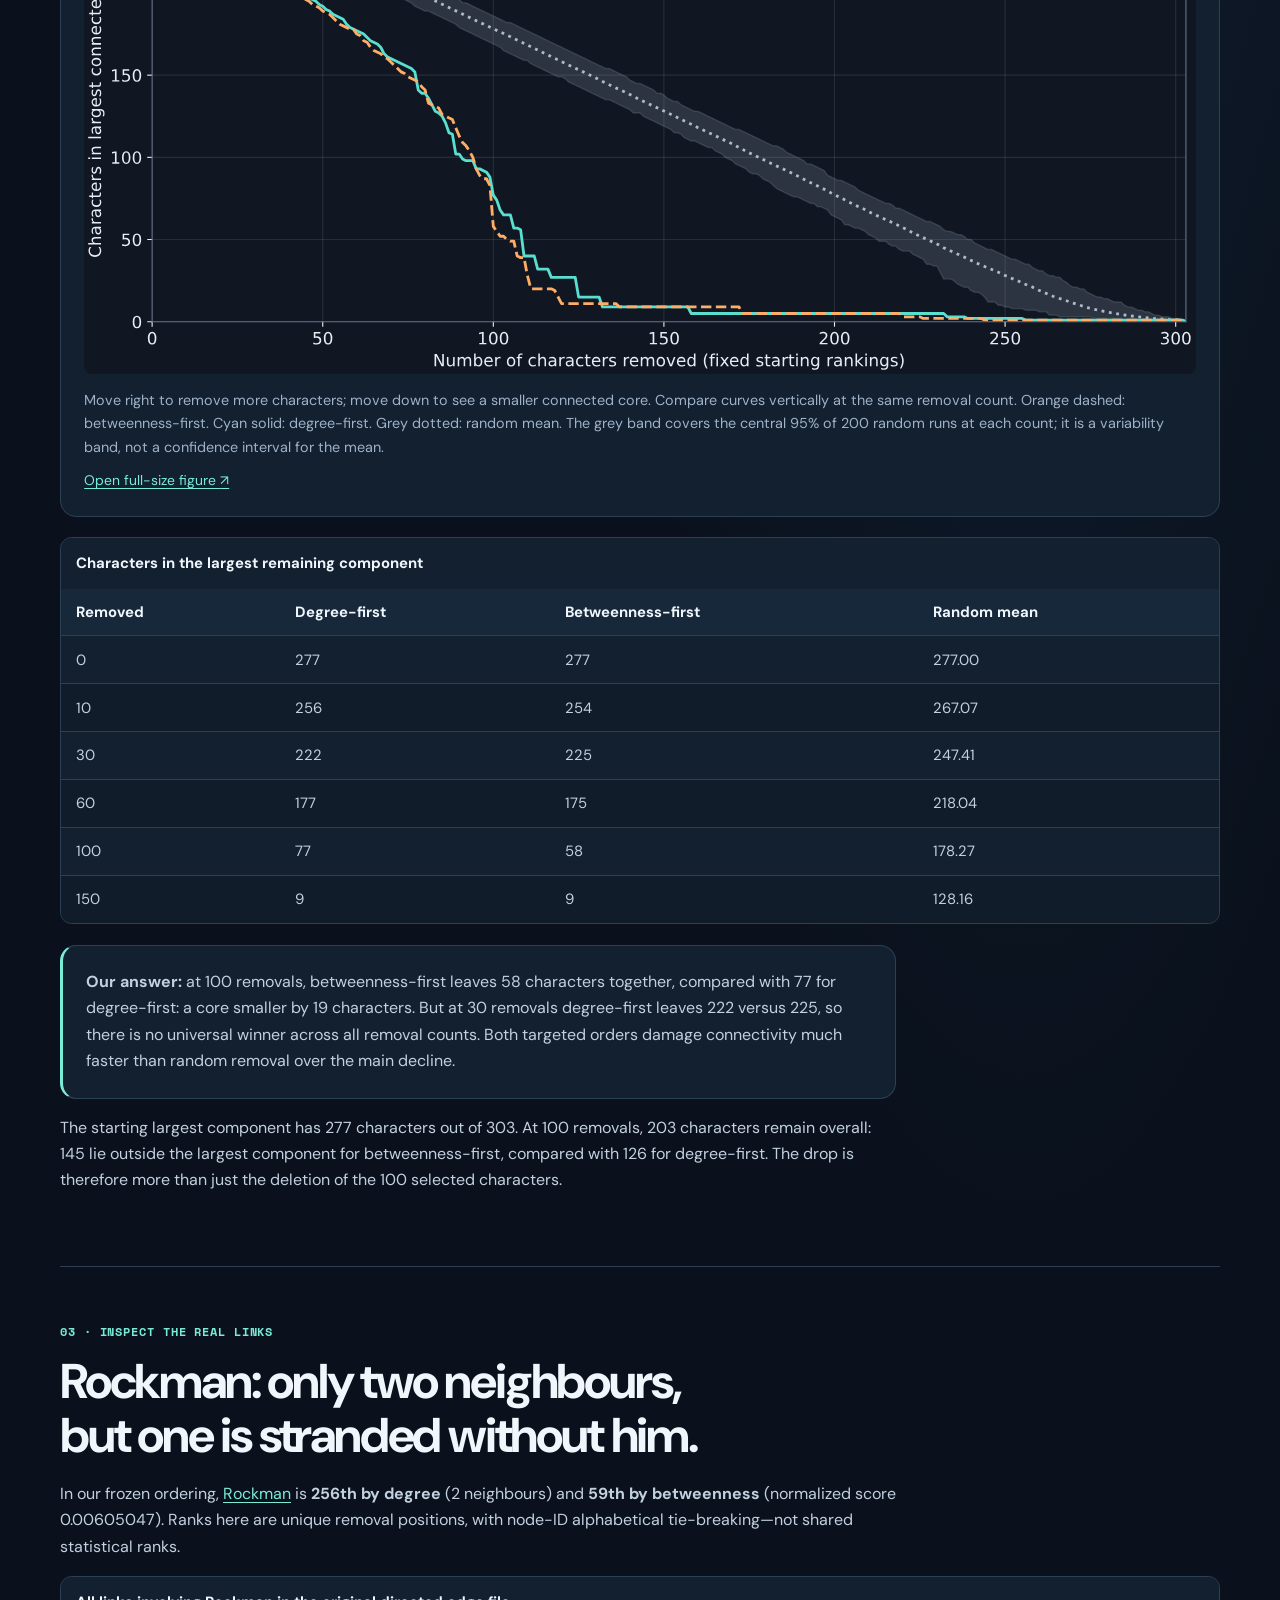
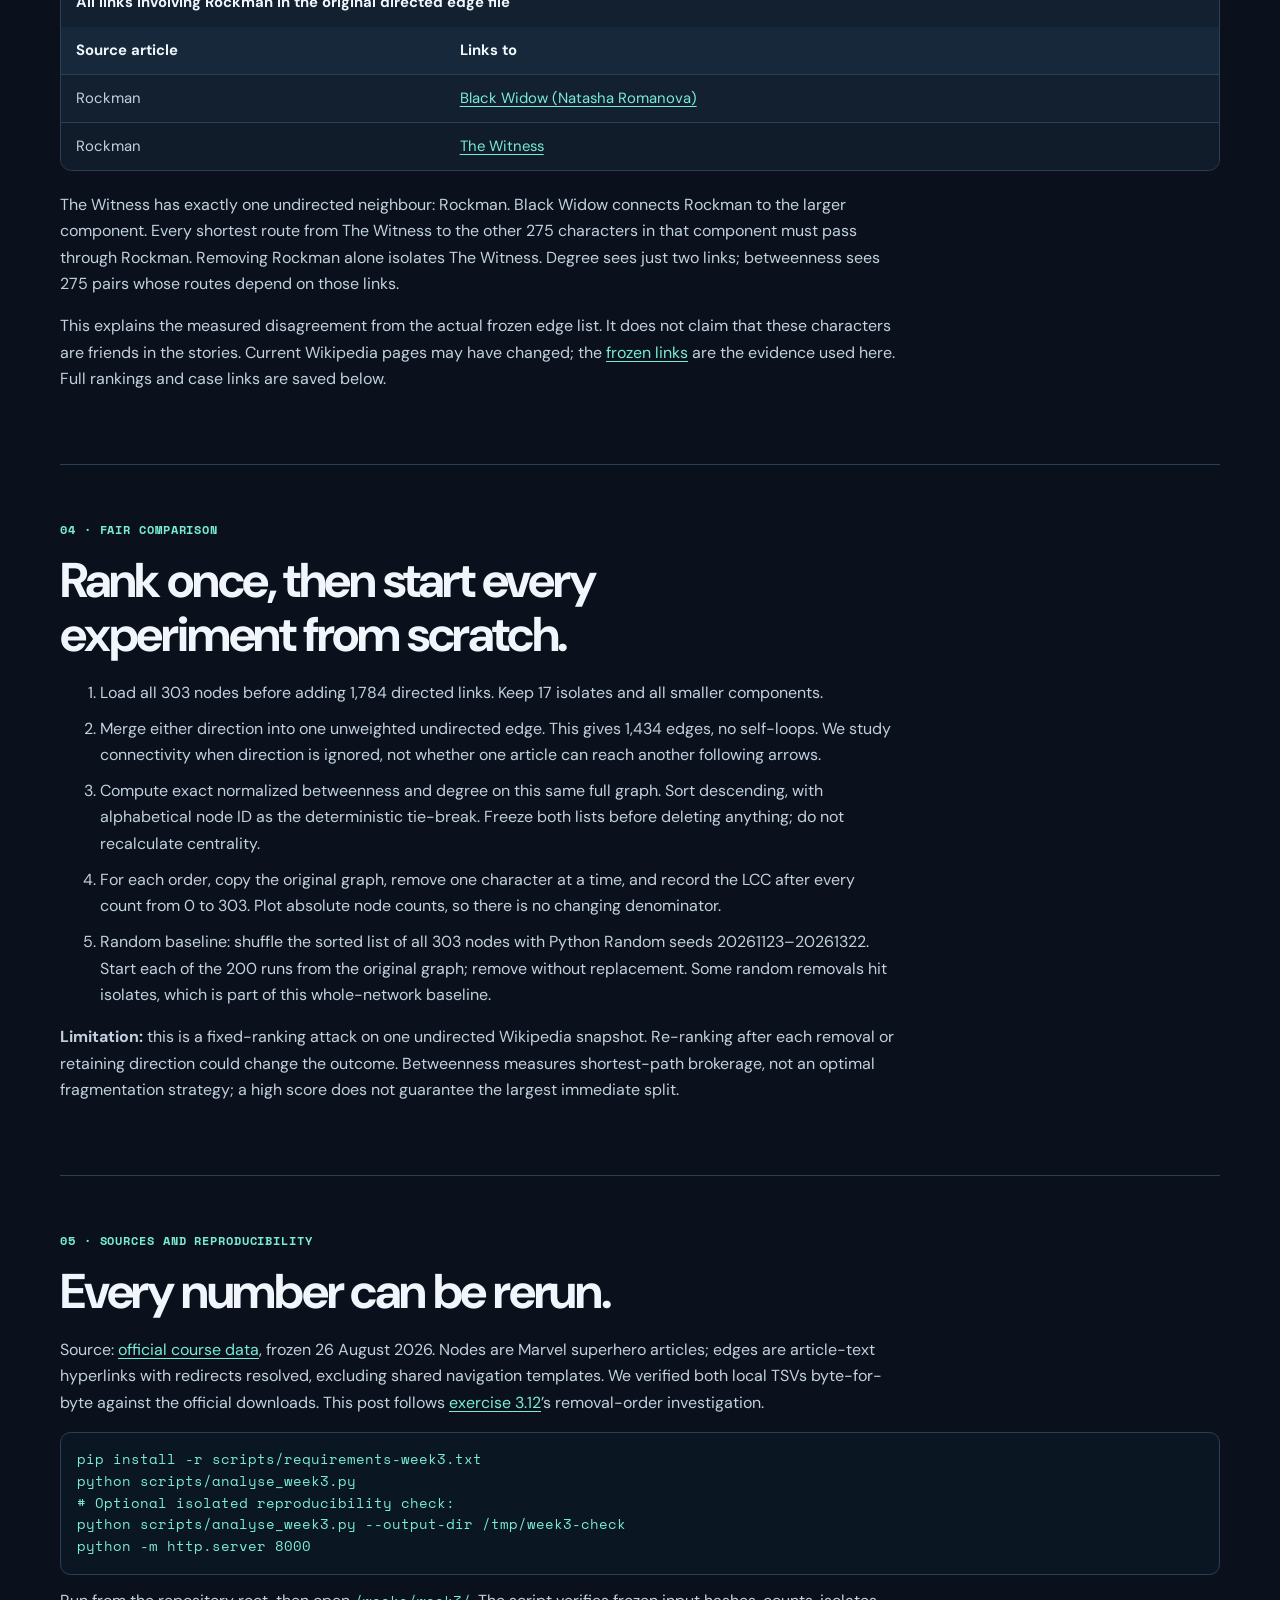
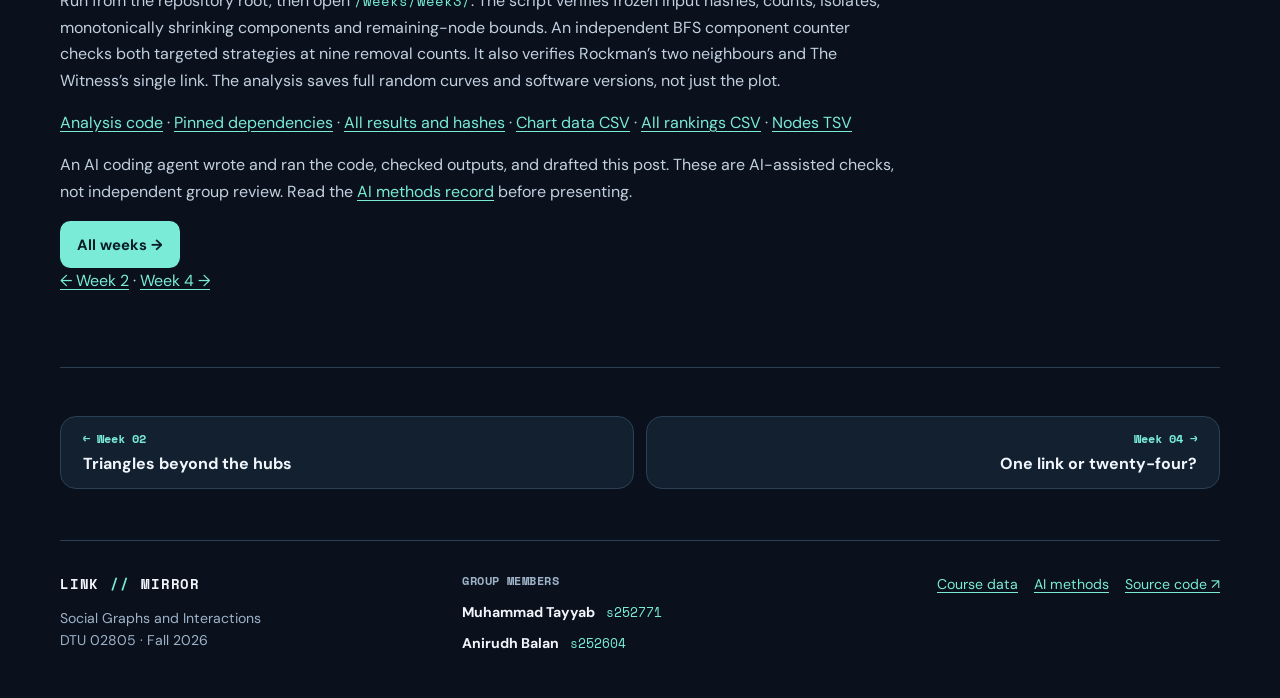
<file: weeks/week3/index.html>
<!doctype html>
<html lang="en"><head><meta charset="utf-8"><meta name="viewport" content="width=device-width,initial-scale=1">
<meta name="description" content="Does removing Marvel’s bridges fragment its Wikipedia network faster than removing hubs?">
<title>Hubs or bridges? · Week 3 · LINK//MIRROR</title>
<link rel="preconnect" href="https://fonts.googleapis.com">
  <link rel="preconnect" href="https://fonts.gstatic.com" crossorigin>
  <link rel="stylesheet" href="https://fonts.googleapis.com/css2?family=DM+Sans:wght@400;500;600;700&amp;family=Space+Mono:wght@400;700&amp;display=swap">
  <link rel="stylesheet" href="../../styles.css?v=5">
  <link rel="stylesheet" href="../../course.css?v=5"></head>
<body><a class="skip-link" href="#main-content">Skip to content</a>
  <header class="site-header">
    <div class="header-inner">
      <a class="brand" href="../../" aria-label="LINK//MIRROR home"><span class="brand-mark" aria-hidden="true"></span><span>LINK<span class="brand-accent">//</span>MIRROR</span></a>
      <nav class="week-nav" aria-label="Weekly navigation">
        <a class="week-nav-home" href="../../">All weeks</a>
        <a href="../../weeks/week1/" aria-label="Week 1">01</a>
        <a href="../../weeks/week2/" aria-label="Week 2">02</a>
        <a href="../../weeks/week3/" aria-label="Week 3" aria-current="page">03</a>
        <a href="../../weeks/week4/" aria-label="Week 4">04</a>
        <a href="../../weeks/week5/" aria-label="Week 5">05</a>
        <a href="../../weeks/week6/" aria-label="Week 6">06</a>
        <a href="../../weeks/week7/" aria-label="Week 7">07</a>
      </nav>
    </div>
  </header>

  <main id="main-content" tabindex="-1"><section class="hero"><p class="eyebrow">Week 03 · Who matters, and why · Go Nuts</p><h1>Hubs or<br><em>bridges?</em></h1><p class="lede">Does removing the highest-betweenness Marvel characters break up the Wikipedia network faster than removing the highest-degree characters?</p><p>One starting graph. Two frozen rankings. A seeded random baseline.</p><a class="button" href="#evidence">See what breaks ↓</a><div class="hero-meta"><span>Snapshot · 26 August 2026</span><span>Published · 23 November 2026</span><span>200 random removal orders</span></div></section>
<section class="prose"><p class="section-label">01 · Two meanings of important</p><h2>Many neighbours, or a place on the route?</h2><p><strong>Degree</strong> counts a character’s distinct direct neighbours. A high-degree character is a hub. <strong>Betweenness</strong> counts how much a character lies on shortest routes between other pairs of characters. If a pair has several equally short routes, each route gets a share. A character can have few neighbours yet connect a part of the network that has no other way out.</p><p>We measure <strong>largest connected component (LCC)</strong>: the largest remaining set in which every character can reach every other through links, ignoring arrow direction. Lower means a smaller connected core. Removing a node also deletes all its links.</p></section>
<section class="prose" id="evidence"><p class="section-label">02 · The experiment</p><h2>Betweenness leads at 100 removals—but not everywhere.</h2><figure class="result-figure"><a href="removal-comparison.svg"><img src="removal-comparison.svg" width="1100" height="550" alt="Largest component versus number removed. The two targeted curves cross and both fall below the random mean. At 100 removals degree leaves 77, betweenness 58, and random averages 178.27."></a><figcaption>Move right to remove more characters; move down to see a smaller connected core. Compare curves vertically at the same removal count. Orange dashed: betweenness-first. Cyan solid: degree-first. Grey dotted: random mean. The grey band covers the central 95% of 200 random runs at each count; it is a variability band, not a confidence interval for the mean.<br><a class="figure-link" href="removal-comparison.svg" target="_blank" rel="noopener">Open full-size figure <span aria-hidden="true">↗</span></a></figcaption></figure><div class="table-scroll"><table><caption>Characters in the largest remaining component</caption><thead><tr><th>Removed</th><th>Degree-first</th><th>Betweenness-first</th><th>Random mean</th></tr></thead><tbody><tr><td>0</td><td>277</td><td>277</td><td>277.00</td></tr><tr><td>10</td><td>256</td><td>254</td><td>267.07</td></tr><tr><td>30</td><td>222</td><td>225</td><td>247.41</td></tr><tr><td>60</td><td>177</td><td>175</td><td>218.04</td></tr><tr><td>100</td><td>77</td><td>58</td><td>178.27</td></tr><tr><td>150</td><td>9</td><td>9</td><td>128.16</td></tr></tbody></table></div><p class="callout"><strong>Our answer:</strong> at 100 removals, betweenness-first leaves 58 characters together, compared with 77 for degree-first: a core smaller by 19 characters. But at 30 removals degree-first leaves 222 versus 225, so there is no universal winner across all removal counts. Both targeted orders damage connectivity much faster than random removal over the main decline.</p><p>The starting largest component has 277 characters out of 303. At 100 removals, 203 characters remain overall: 145 lie outside the largest component for betweenness-first, compared with 126 for degree-first. The drop is therefore more than just the deletion of the 100 selected characters.</p></section>
<section class="prose"><p class="section-label">03 · Inspect the real links</p><h2>Rockman: only two neighbours, but one is stranded without him.</h2><p>In our frozen ordering, <a href="https://en.wikipedia.org/wiki/Rockman_(character)">Rockman</a> is <strong>256th by degree</strong> (2 neighbours) and <strong>59th by betweenness</strong> (normalized score 0.00605047). Ranks here are unique removal positions, with node-ID alphabetical tie-breaking—not shared statistical ranks.</p><div class="table-scroll"><table><caption>All links involving Rockman in the original directed edge file</caption><thead><tr><th>Source article</th><th>Links to</th></tr></thead><tbody><tr><td>Rockman</td><td><a href="https://en.wikipedia.org/wiki/Black_Widow_(Natasha_Romanova)">Black Widow (Natasha Romanova)</a></td></tr><tr><td>Rockman</td><td><a href="https://en.wikipedia.org/wiki/The_Witness_(character)">The Witness</a></td></tr></tbody></table></div><p>The Witness has exactly one undirected neighbour: Rockman. Black Widow connects Rockman to the larger component. Every shortest route from The Witness to the other 275 characters in that component must pass through Rockman. Removing Rockman alone isolates The Witness. Degree sees just two links; betweenness sees 275 pairs whose routes depend on those links.</p><p>This explains the measured disagreement from the actual frozen edge list. It does not claim that these characters are friends in the stories. Current Wikipedia pages may have changed; the <a href="../../data/week1_edges.tsv">frozen links</a> are the evidence used here. Full rankings and case links are saved below.</p></section>
<section class="prose"><p class="section-label">04 · Fair comparison</p><h2>Rank once, then start every experiment from scratch.</h2><ol><li>Load all 303 nodes before adding 1,784 directed links. Keep 17 isolates and all smaller components.</li><li>Merge either direction into one unweighted undirected edge. This gives 1,434 edges, no self-loops. We study connectivity when direction is ignored, not whether one article can reach another following arrows.</li><li>Compute exact normalized betweenness and degree on this same full graph. Sort descending, with alphabetical node ID as the deterministic tie-break. Freeze both lists before deleting anything; do not recalculate centrality.</li><li>For each order, copy the original graph, remove one character at a time, and record the LCC after every count from 0 to 303. Plot absolute node counts, so there is no changing denominator.</li><li>Random baseline: shuffle the sorted list of all 303 nodes with Python Random seeds 20261123–20261322. Start each of the 200 runs from the original graph; remove without replacement. Some random removals hit isolates, which is part of this whole-network baseline.</li></ol><p><strong>Limitation:</strong> this is a fixed-ranking attack on one undirected Wikipedia snapshot. Re-ranking after each removal or retaining direction could change the outcome. Betweenness measures shortest-path brokerage, not an optimal fragmentation strategy; a high score does not guarantee the largest immediate split.</p></section>
<section class="prose"><p class="section-label">05 · Sources and reproducibility</p><h2>Every number can be rerun.</h2><p>Source: <a href="https://sunelehmann.com/socialgraphs2026-web/data/">official course data</a>, frozen 26 August 2026. Nodes are Marvel superhero articles; edges are article-text hyperlinks with redirects resolved, excluding shared navigation templates. We verified both local TSVs byte-for-byte against the official downloads. This post follows <a href="https://sunelehmann.com/socialgraphs2026-web/weeks/week3.html">exercise 3.12</a>’s removal-order investigation.</p><pre>pip install -r scripts/requirements-week3.txt
python scripts/analyse_week3.py
# Optional isolated reproducibility check:
python scripts/analyse_week3.py --output-dir /tmp/week3-check
python -m http.server 8000</pre><p>Run from the repository root, then open <code>/weeks/week3/</code>. The script verifies frozen input hashes, counts, isolates, monotonically shrinking components and remaining-node bounds. An independent BFS component counter checks both targeted strategies at nine removal counts. It also verifies Rockman’s two neighbours and The Witness’s single link. The analysis saves full random curves and software versions, not just the plot.</p><p><a href="../../scripts/analyse_week3.py">Analysis code</a> · <a href="../../scripts/requirements-week3.txt">Pinned dependencies</a> · <a href="results.json">All results and hashes</a> · <a href="removal_curves.csv">Chart data CSV</a> · <a href="rankings.csv">All rankings CSV</a> · <a href="../../data/week1_nodes.tsv">Nodes TSV</a></p><p>An AI coding agent wrote and ran the code, checked outputs, and drafted this post. These are AI-assisted checks, not independent group review. Read the <a href="../../AI_METHODS.md">AI methods record</a> before presenting.</p><a class="button" href="../../index.html">All weeks →</a><p><a href="../week2/">← Week 2</a> · <a href="../week4/">Week 4 →</a></p></section>

    <nav class="week-pagination" aria-label="Previous and next week">
      <a href="../week2/"><span>← Week 02</span><strong>Triangles beyond the hubs</strong></a>
      <a href="../week4/"><span>Week 04 →</span><strong>One link or twenty-four?</strong></a>
    </nav>
  </main>

  <footer class="site-footer">
    <div class="footer-brand">
      <a class="brand" href="../../" aria-label="LINK//MIRROR home">LINK<span class="brand-accent">//</span>MIRROR</a>
      <p>Social Graphs and Interactions<br>DTU 02805 · Fall 2026</p>
    </div>
    <div>
      <p class="footer-heading">Group members</p>
      <ul class="member-list">
        <li><span class="member-name">Muhammad Tayyab</span> <span class="student-id">s252771</span></li>
        <li><span class="member-name">Anirudh Balan</span> <span class="student-id">s252604</span></li>
      </ul>
    </div>
    <nav class="footer-links" aria-label="Course resources">
      <a href="https://sunelehmann.com/socialgraphs2026-web/data/">Course data</a>
      <a href="../../AI_METHODS.md">AI methods</a>
      <a href="https://github.com/tayyab859/Social-graphs-2026">Source code <span aria-hidden="true">↗</span></a>
    </nav>
  </footer></body></html>
</file>
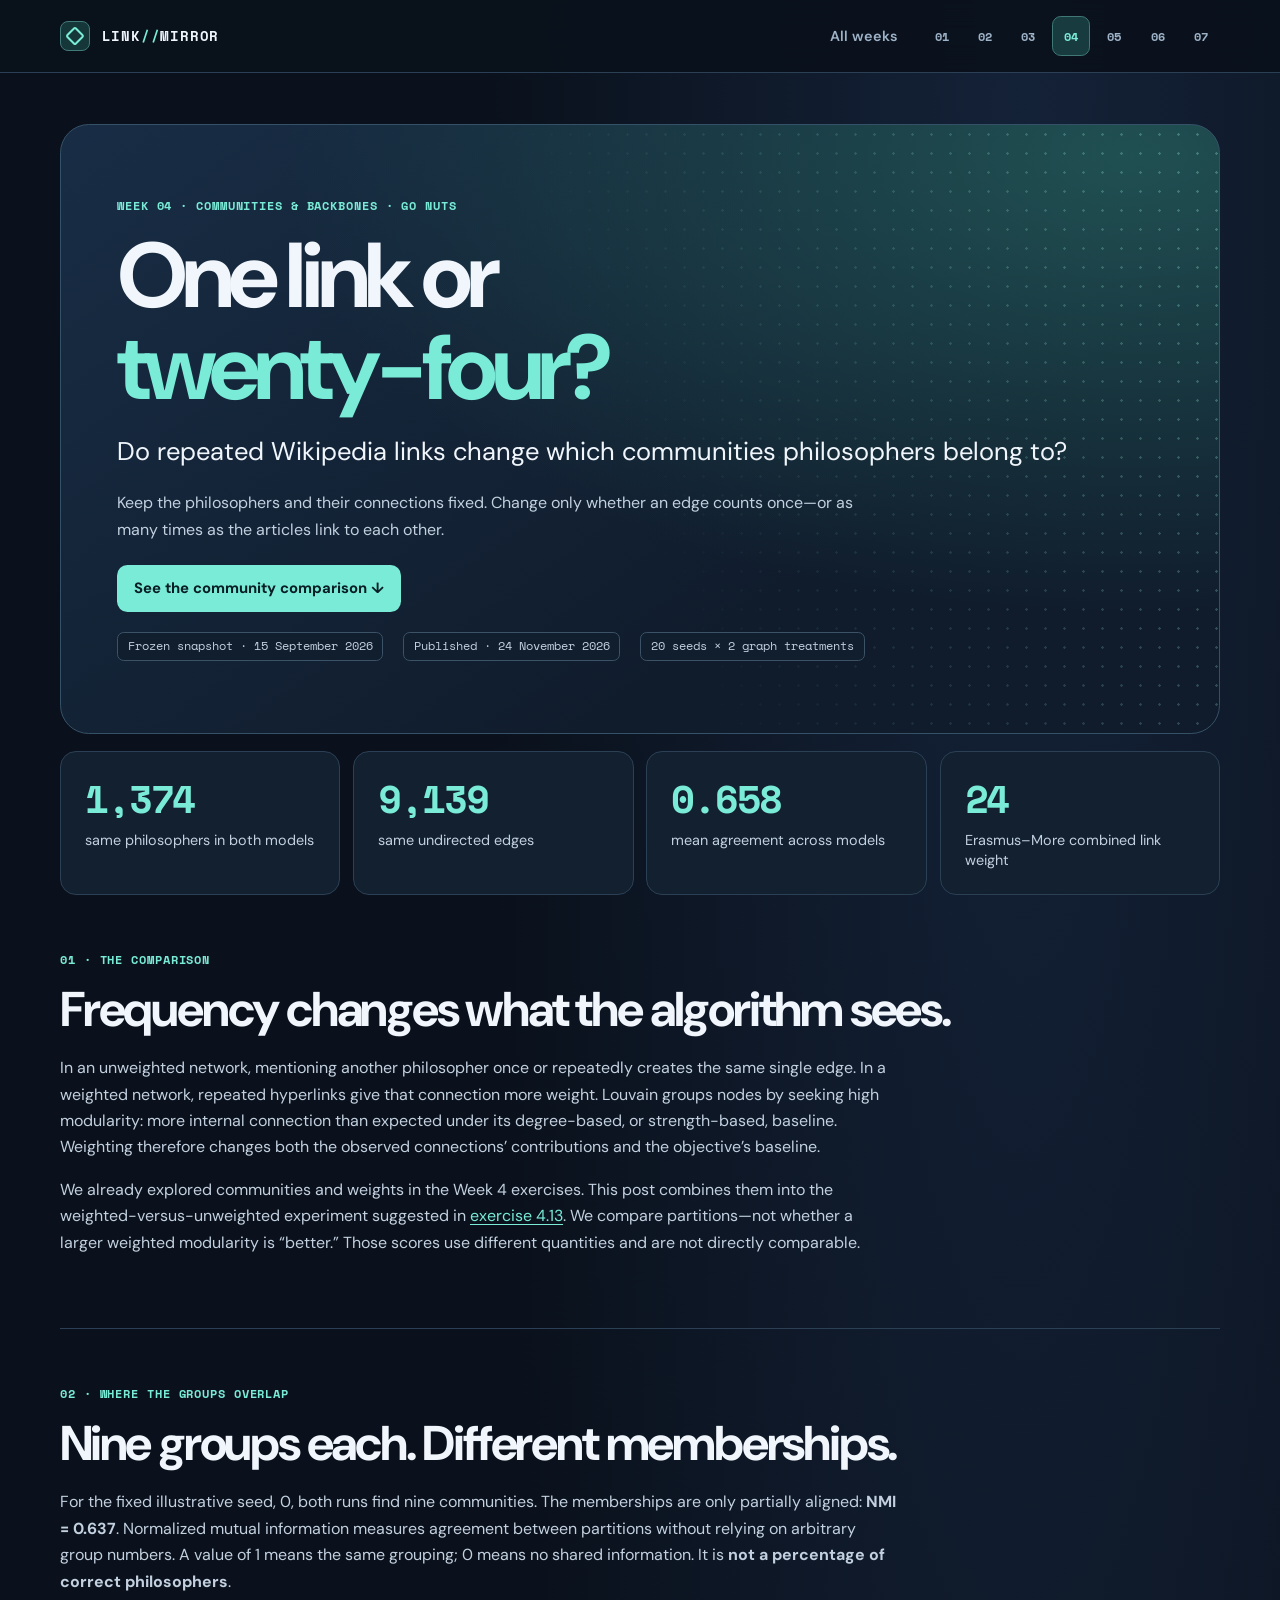
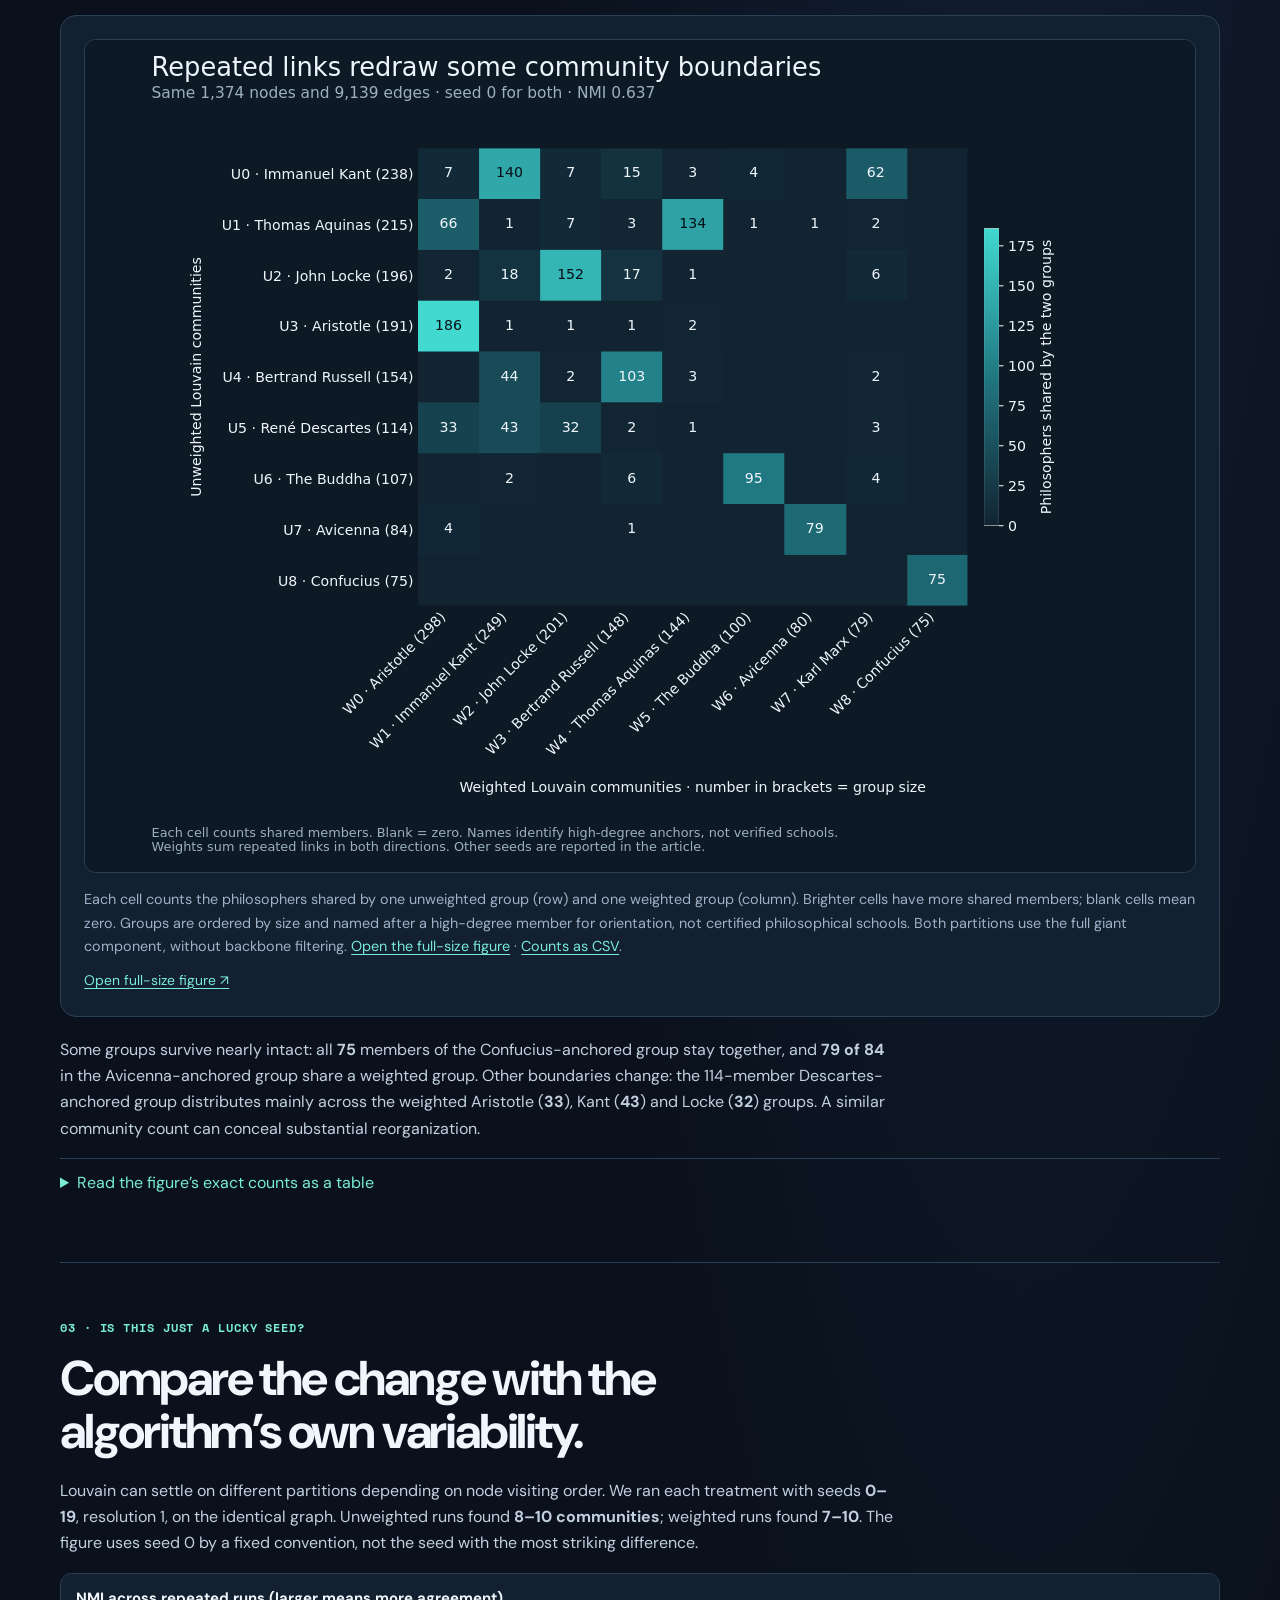
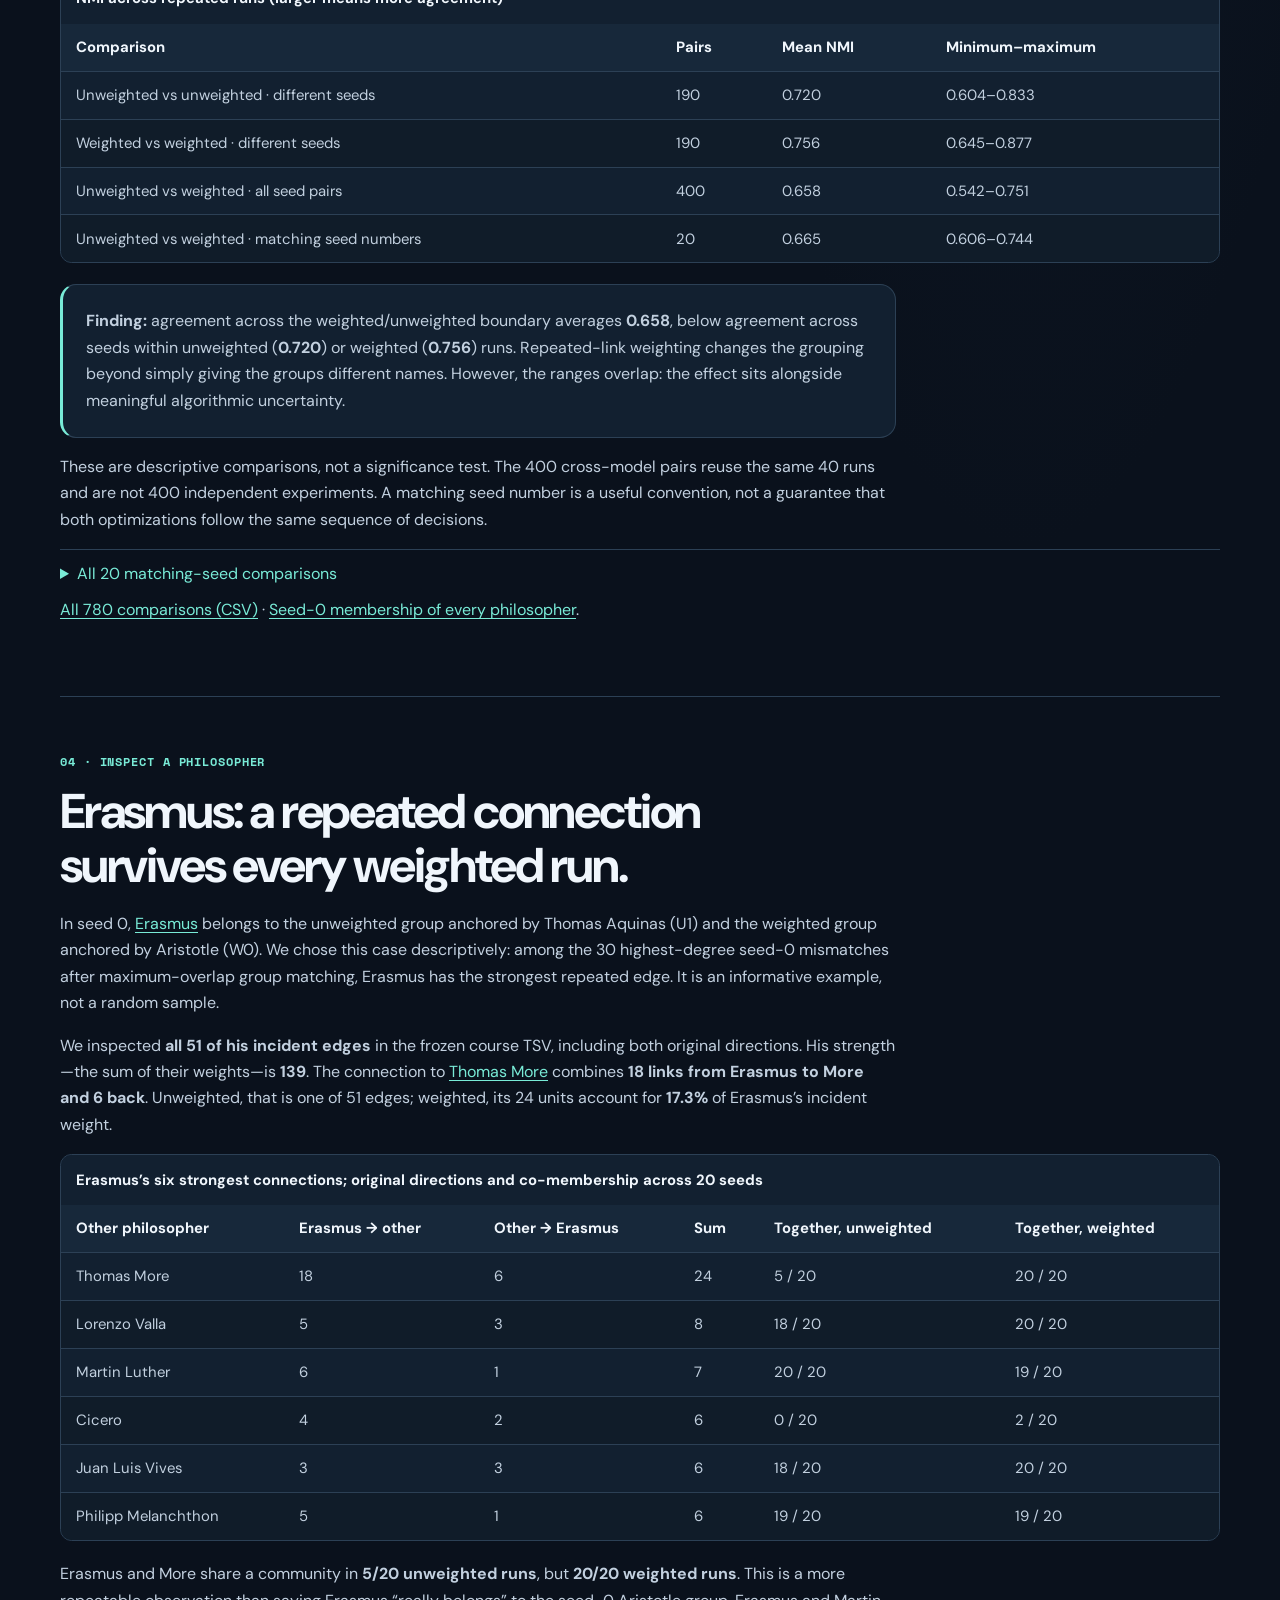
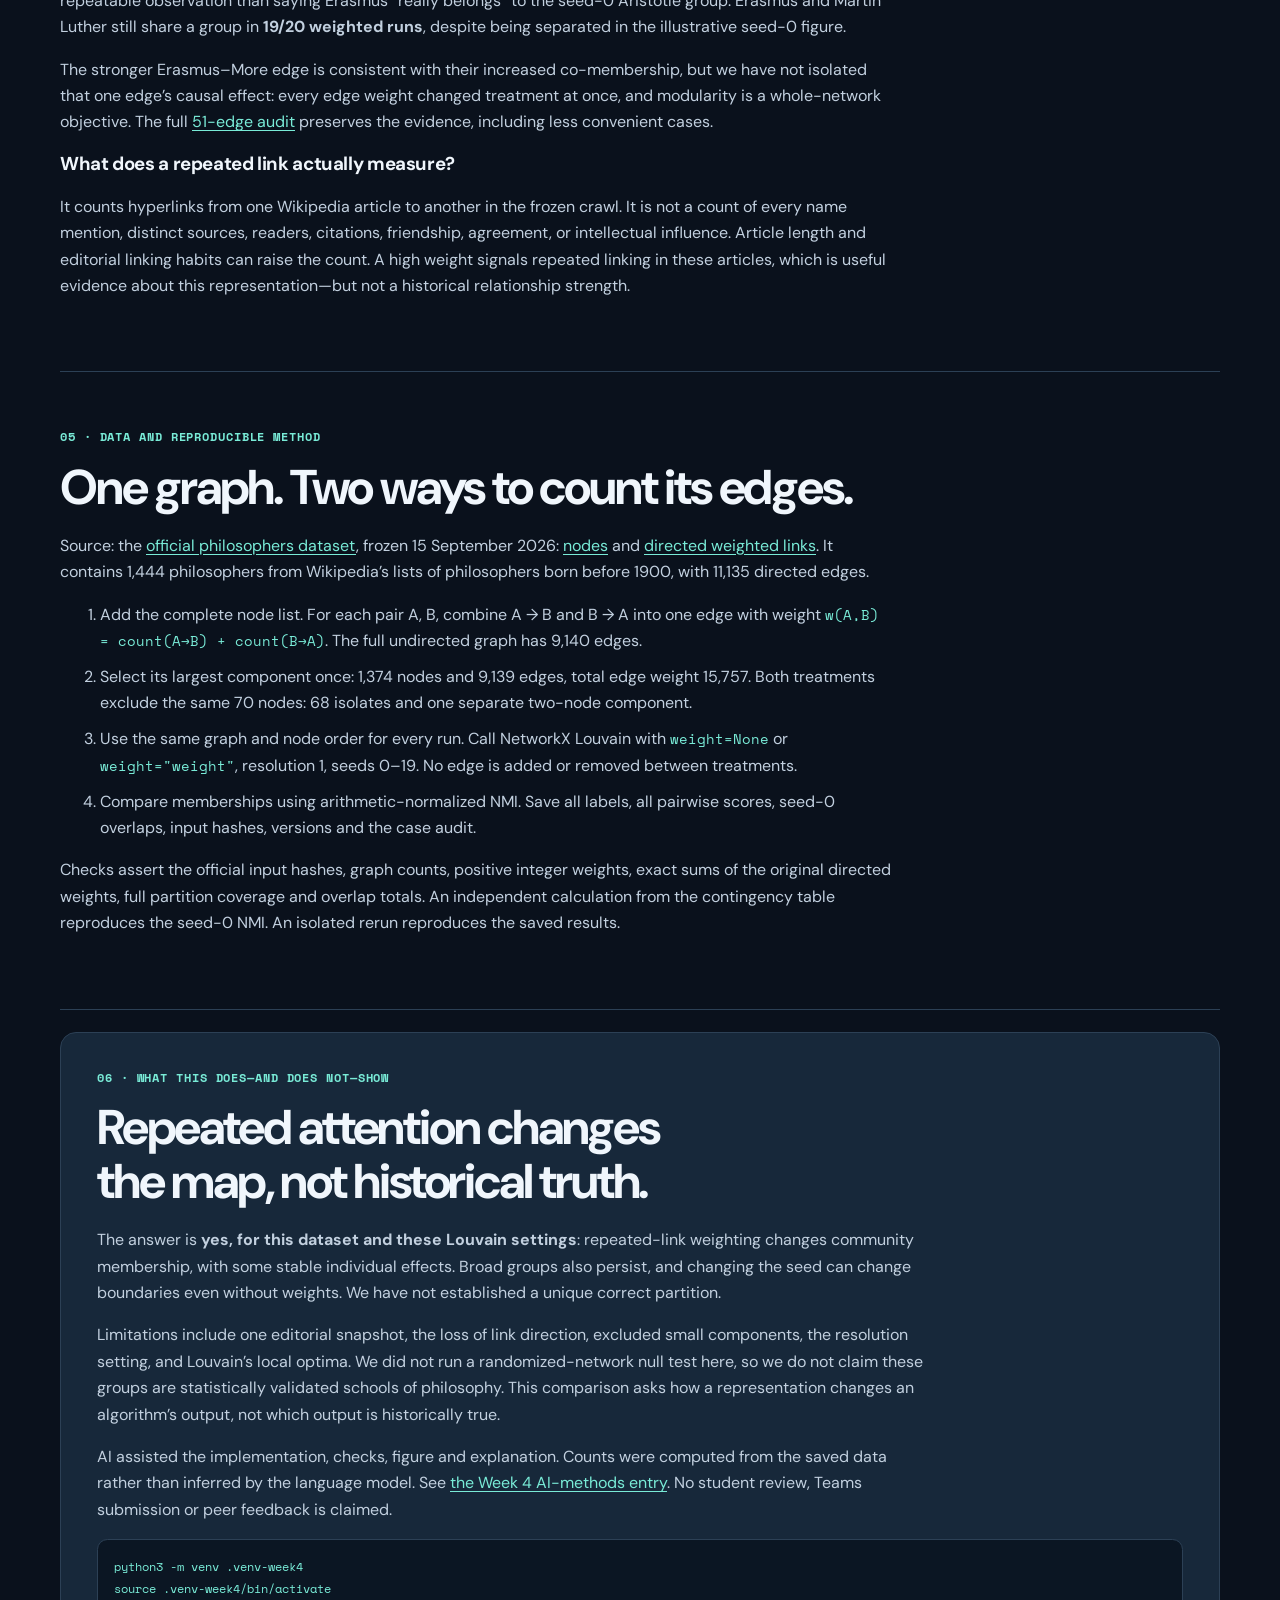
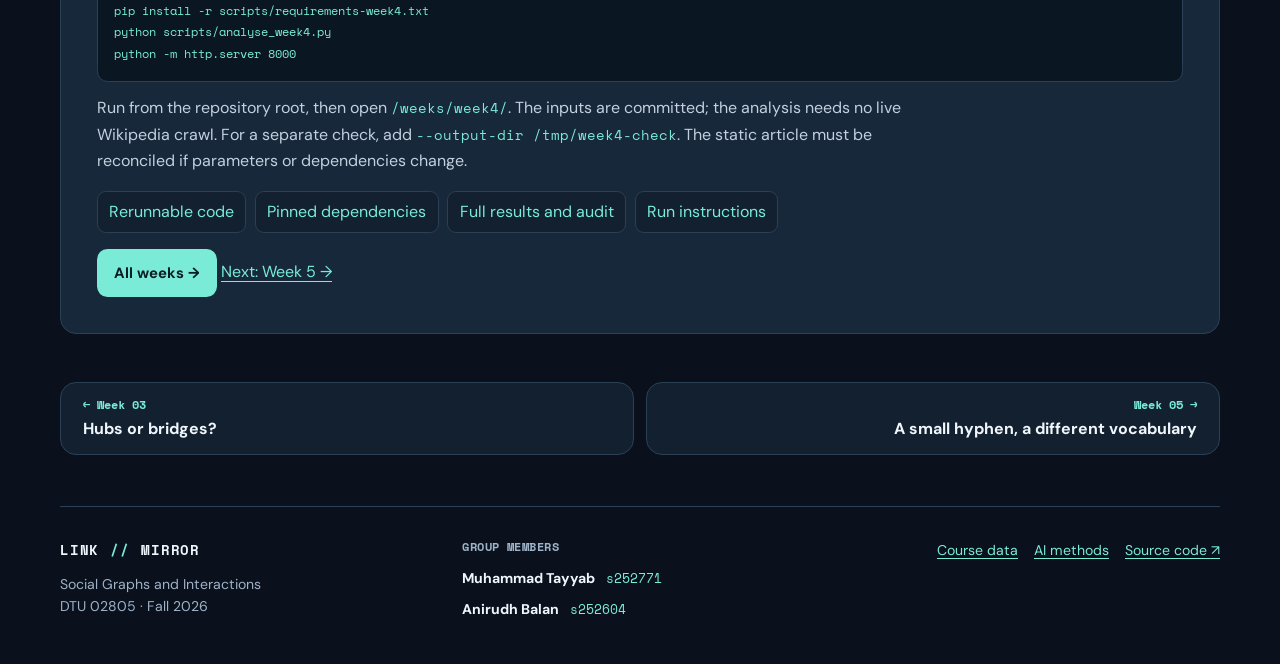
<file: weeks/week4/index.html>
<!doctype html>
<html lang="en"><head><meta charset="utf-8"><meta name="viewport" content="width=device-width,initial-scale=1">
<meta name="description" content="Do repeated Wikipedia links change philosophers’ communities? Forty Louvain runs, an overlap figure, and an Erasmus link audit using the frozen course dataset.">
<title>One link or twenty-four? · Week 4 · LINK//MIRROR</title>
<link rel="preconnect" href="https://fonts.googleapis.com">
  <link rel="preconnect" href="https://fonts.gstatic.com" crossorigin>
  <link rel="stylesheet" href="https://fonts.googleapis.com/css2?family=DM+Sans:wght@400;500;600;700&amp;family=Space+Mono:wght@400;700&amp;display=swap">
  <link rel="stylesheet" href="../../styles.css?v=5">
  <link rel="stylesheet" href="../../course.css?v=5"></head>
<body><a class="skip-link" href="#main-content">Skip to content</a>
  <header class="site-header">
    <div class="header-inner">
      <a class="brand" href="../../" aria-label="LINK//MIRROR home"><span class="brand-mark" aria-hidden="true"></span><span>LINK<span class="brand-accent">//</span>MIRROR</span></a>
      <nav class="week-nav" aria-label="Weekly navigation">
        <a class="week-nav-home" href="../../">All weeks</a>
        <a href="../../weeks/week1/" aria-label="Week 1">01</a>
        <a href="../../weeks/week2/" aria-label="Week 2">02</a>
        <a href="../../weeks/week3/" aria-label="Week 3">03</a>
        <a href="../../weeks/week4/" aria-label="Week 4" aria-current="page">04</a>
        <a href="../../weeks/week5/" aria-label="Week 5">05</a>
        <a href="../../weeks/week6/" aria-label="Week 6">06</a>
        <a href="../../weeks/week7/" aria-label="Week 7">07</a>
      </nav>
    </div>
  </header>

  <main id="main-content" tabindex="-1"><section class="hero"><p class="eyebrow">Week 04 · Communities &amp; backbones · Go Nuts</p>
<h1>One link or<br><em>twenty-four?</em></h1>
<p class="lede">Do repeated Wikipedia links change which communities philosophers belong to?</p>
<p>Keep the philosophers and their connections fixed. Change only whether an edge counts once—or as many times as the articles link to each other.</p>
<a class="button" href="#evidence">See the community comparison ↓</a><div class="hero-meta"><span>Frozen snapshot · 15 September 2026</span><span>Published · 24 November 2026</span><span>20 seeds × 2 graph treatments</span></div></section>
<section class="metrics" aria-label="Main measurements"><article><strong>1,374</strong><span>same philosophers in both models</span></article><article><strong>9,139</strong><span>same undirected edges</span></article><article><strong>0.658</strong><span>mean agreement across models</span></article><article><strong>24</strong><span>Erasmus–More combined link weight</span></article></section>
<section class="prose"><p class="section-label">01 · The comparison</p><h2>Frequency changes what the algorithm sees.</h2><p>In an unweighted network, mentioning another philosopher once or repeatedly creates the same single edge. In a weighted network, repeated hyperlinks give that connection more weight. Louvain groups nodes by seeking high modularity: more internal connection than expected under its degree-based, or strength-based, baseline. Weighting therefore changes both the observed connections’ contributions and the objective’s baseline.</p><p>We already explored communities and weights in the Week 4 exercises. This post combines them into the weighted-versus-unweighted experiment suggested in <a href="https://sunelehmann.com/socialgraphs2026-web/weeks/week4.html#go-nuts">exercise 4.13</a>. We compare partitions—not whether a larger weighted modularity is “better.” Those scores use different quantities and are not directly comparable.</p></section>
<section class="prose" id="evidence"><p class="section-label">02 · Where the groups overlap</p><h2>Nine groups each. Different memberships.</h2><p>For the fixed illustrative seed, 0, both runs find nine communities. The memberships are only partially aligned: <strong>NMI = 0.637</strong>. Normalized mutual information measures agreement between partitions without relying on arbitrary group numbers. A value of 1 means the same grouping; 0 means no shared information. It is <strong>not a percentage of correct philosophers</strong>.</p>
<figure class="result-figure"><div class="figure-scroll" tabindex="0" role="region" aria-label="Community overlap figure; scroll horizontally on narrow screens"><img src="community-overlap.svg" width="1200" height="900" alt="Overlap counts between nine unweighted communities in rows and nine weighted communities in columns. The Confucius group keeps all 75 members; the Descartes group splits mainly into groups anchored by Aristotle, Kant and Locke. Seed-0 NMI is 0.637."></div><figcaption>Each cell counts the philosophers shared by one unweighted group (row) and one weighted group (column). Brighter cells have more shared members; blank cells mean zero. Groups are ordered by size and named after a high-degree member for orientation, not certified philosophical schools. Both partitions use the full giant component, without backbone filtering. <a href="community-overlap.svg">Open the full-size figure</a> · <a href="community_overlap.csv">Counts as CSV</a>.<br><a class="figure-link" href="community-overlap.svg" target="_blank" rel="noopener">Open full-size figure <span aria-hidden="true">↗</span></a></figcaption></figure>
<p>Some groups survive nearly intact: all <strong>75</strong> members of the Confucius-anchored group stay together, and <strong>79 of 84</strong> in the Avicenna-anchored group share a weighted group. Other boundaries change: the 114-member Descartes-anchored group distributes mainly across the weighted Aristotle (<strong>33</strong>), Kant (<strong>43</strong>) and Locke (<strong>32</strong>) groups. A similar community count can conceal substantial reorganization.</p>
<details><summary>Read the figure’s exact counts as a table</summary><div class="table-scroll"><table><caption>Seed 0 overlap counts; U/W labels match the figure.</caption><thead><tr><th scope="col">Unweighted / weighted</th><th scope="col">W0</th><th scope="col">W1</th><th scope="col">W2</th><th scope="col">W3</th><th scope="col">W4</th><th scope="col">W5</th><th scope="col">W6</th><th scope="col">W7</th><th scope="col">W8</th></tr></thead><tbody><tr><th scope="row">U0</th><td>7</td><td>140</td><td>7</td><td>15</td><td>3</td><td>4</td><td>0</td><td>62</td><td>0</td></tr><tr><th scope="row">U1</th><td>66</td><td>1</td><td>7</td><td>3</td><td>134</td><td>1</td><td>1</td><td>2</td><td>0</td></tr><tr><th scope="row">U2</th><td>2</td><td>18</td><td>152</td><td>17</td><td>1</td><td>0</td><td>0</td><td>6</td><td>0</td></tr><tr><th scope="row">U3</th><td>186</td><td>1</td><td>1</td><td>1</td><td>2</td><td>0</td><td>0</td><td>0</td><td>0</td></tr><tr><th scope="row">U4</th><td>0</td><td>44</td><td>2</td><td>103</td><td>3</td><td>0</td><td>0</td><td>2</td><td>0</td></tr><tr><th scope="row">U5</th><td>33</td><td>43</td><td>32</td><td>2</td><td>1</td><td>0</td><td>0</td><td>3</td><td>0</td></tr><tr><th scope="row">U6</th><td>0</td><td>2</td><td>0</td><td>6</td><td>0</td><td>95</td><td>0</td><td>4</td><td>0</td></tr><tr><th scope="row">U7</th><td>4</td><td>0</td><td>0</td><td>1</td><td>0</td><td>0</td><td>79</td><td>0</td><td>0</td></tr><tr><th scope="row">U8</th><td>0</td><td>0</td><td>0</td><td>0</td><td>0</td><td>0</td><td>0</td><td>0</td><td>75</td></tr></tbody></table></div></details></section>
<section class="prose"><p class="section-label">03 · Is this just a lucky seed?</p><h2>Compare the change with the algorithm’s own variability.</h2><p>Louvain can settle on different partitions depending on node visiting order. We ran each treatment with seeds <strong>0–19</strong>, resolution 1, on the identical graph. Unweighted runs found <strong>8–10 communities</strong>; weighted runs found <strong>7–10</strong>. The figure uses seed 0 by a fixed convention, not the seed with the most striking difference.</p>
<div class="table-scroll"><table><caption>NMI across repeated runs (larger means more agreement)</caption><thead><tr><th>Comparison</th><th>Pairs</th><th>Mean NMI</th><th>Minimum–maximum</th></tr></thead><tbody><tr><td>Unweighted vs unweighted · different seeds</td><td>190</td><td>0.720</td><td>0.604–0.833</td></tr><tr><td>Weighted vs weighted · different seeds</td><td>190</td><td>0.756</td><td>0.645–0.877</td></tr><tr><td>Unweighted vs weighted · all seed pairs</td><td>400</td><td>0.658</td><td>0.542–0.751</td></tr><tr><td>Unweighted vs weighted · matching seed numbers</td><td>20</td><td>0.665</td><td>0.606–0.744</td></tr></tbody></table></div>
<p class="callout"><strong>Finding:</strong> agreement across the weighted/unweighted boundary averages <strong>0.658</strong>, below agreement across seeds within unweighted (<strong>0.720</strong>) or weighted (<strong>0.756</strong>) runs. Repeated-link weighting changes the grouping beyond simply giving the groups different names. However, the ranges overlap: the effect sits alongside meaningful algorithmic uncertainty.</p><p>These are descriptive comparisons, not a significance test. The 400 cross-model pairs reuse the same 40 runs and are not 400 independent experiments. A matching seed number is a useful convention, not a guarantee that both optimizations follow the same sequence of decisions.</p>
<details><summary>All 20 matching-seed comparisons</summary><div class="table-scroll"><table><thead><tr><th>Seed</th><th>Unweighted groups</th><th>Weighted groups</th><th>NMI</th></tr></thead><tbody><tr><td>0</td><td>9</td><td>9</td><td>0.637</td></tr><tr><td>1</td><td>10</td><td>7</td><td>0.689</td></tr><tr><td>2</td><td>9</td><td>8</td><td>0.665</td></tr><tr><td>3</td><td>10</td><td>9</td><td>0.680</td></tr><tr><td>4</td><td>10</td><td>9</td><td>0.744</td></tr><tr><td>5</td><td>8</td><td>10</td><td>0.658</td></tr><tr><td>6</td><td>8</td><td>10</td><td>0.672</td></tr><tr><td>7</td><td>8</td><td>8</td><td>0.616</td></tr><tr><td>8</td><td>10</td><td>9</td><td>0.606</td></tr><tr><td>9</td><td>8</td><td>10</td><td>0.678</td></tr><tr><td>10</td><td>8</td><td>10</td><td>0.684</td></tr><tr><td>11</td><td>9</td><td>9</td><td>0.722</td></tr><tr><td>12</td><td>9</td><td>9</td><td>0.659</td></tr><tr><td>13</td><td>8</td><td>9</td><td>0.663</td></tr><tr><td>14</td><td>8</td><td>9</td><td>0.635</td></tr><tr><td>15</td><td>8</td><td>9</td><td>0.648</td></tr><tr><td>16</td><td>9</td><td>10</td><td>0.652</td></tr><tr><td>17</td><td>9</td><td>8</td><td>0.686</td></tr><tr><td>18</td><td>9</td><td>8</td><td>0.668</td></tr><tr><td>19</td><td>8</td><td>7</td><td>0.637</td></tr></tbody></table></div></details><p><a href="seed_agreement.csv">All 780 comparisons (CSV)</a> · <a href="memberships.csv">Seed-0 membership of every philosopher</a>.</p></section>
<section class="prose"><p class="section-label">04 · Inspect a philosopher</p><h2>Erasmus: a repeated connection survives every weighted run.</h2><p>In seed 0, <a href="https://en.wikipedia.org/wiki/Erasmus">Erasmus</a> belongs to the unweighted group anchored by Thomas Aquinas (U1) and the weighted group anchored by Aristotle (W0). We chose this case descriptively: among the 30 highest-degree seed-0 mismatches after maximum-overlap group matching, Erasmus has the strongest repeated edge. It is an informative example, not a random sample.</p><p>We inspected <strong>all 51 of his incident edges</strong> in the frozen course TSV, including both original directions. His strength—the sum of their weights—is <strong>139</strong>. The connection to <a href="https://en.wikipedia.org/wiki/Thomas_More">Thomas More</a> combines <strong>18 links from Erasmus to More and 6 back</strong>. Unweighted, that is one of 51 edges; weighted, its 24 units account for <strong>17.3%</strong> of Erasmus’s incident weight.</p>
<div class="table-scroll"><table><caption>Erasmus’s six strongest connections; original directions and co-membership across 20 seeds</caption><thead><tr><th>Other philosopher</th><th>Erasmus → other</th><th>Other → Erasmus</th><th>Sum</th><th>Together, unweighted</th><th>Together, weighted</th></tr></thead><tbody><tr><td>Thomas More</td><td>18</td><td>6</td><td>24</td><td>5 / 20</td><td>20 / 20</td></tr><tr><td>Lorenzo Valla</td><td>5</td><td>3</td><td>8</td><td>18 / 20</td><td>20 / 20</td></tr><tr><td>Martin Luther</td><td>6</td><td>1</td><td>7</td><td>20 / 20</td><td>19 / 20</td></tr><tr><td>Cicero</td><td>4</td><td>2</td><td>6</td><td>0 / 20</td><td>2 / 20</td></tr><tr><td>Juan Luis Vives</td><td>3</td><td>3</td><td>6</td><td>18 / 20</td><td>20 / 20</td></tr><tr><td>Philipp Melanchthon</td><td>5</td><td>1</td><td>6</td><td>19 / 20</td><td>19 / 20</td></tr></tbody></table></div>
<p>Erasmus and More share a community in <strong>5/20 unweighted runs</strong>, but <strong>20/20 weighted runs</strong>. This is a more repeatable observation than saying Erasmus “really belongs” to the seed-0 Aristotle group. Erasmus and Martin Luther still share a group in <strong>19/20 weighted runs</strong>, despite being separated in the illustrative seed-0 figure.</p><p>The stronger Erasmus–More edge is consistent with their increased co-membership, but we have not isolated that one edge’s causal effect: every edge weight changed treatment at once, and modularity is a whole-network objective. The full <a href="case_links.csv">51-edge audit</a> preserves the evidence, including less convenient cases.</p><h3>What does a repeated link actually measure?</h3><p>It counts hyperlinks from one Wikipedia article to another in the frozen crawl. It is not a count of every name mention, distinct sources, readers, citations, friendship, agreement, or intellectual influence. Article length and editorial linking habits can raise the count. A high weight signals repeated linking in these articles, which is useful evidence about this representation—but not a historical relationship strength.</p></section>
<section class="prose"><p class="section-label">05 · Data and reproducible method</p><h2>One graph. Two ways to count its edges.</h2><p>Source: the <a href="https://sunelehmann.com/socialgraphs2026-web/data/">official philosophers dataset</a>, frozen 15 September 2026: <a href="../../data/week4/week4_philosophers_nodes.tsv">nodes</a> and <a href="../../data/week4/week4_philosophers_edges.tsv">directed weighted links</a>. It contains 1,444 philosophers from Wikipedia’s lists of philosophers born before 1900, with 11,135 directed edges.</p><ol><li>Add the complete node list. For each pair A, B, combine A → B and B → A into one edge with weight <code>w(A,B) = count(A→B) + count(B→A)</code>. The full undirected graph has 9,140 edges.</li><li>Select its largest component once: 1,374 nodes and 9,139 edges, total edge weight 15,757. Both treatments exclude the same 70 nodes: 68 isolates and one separate two-node component.</li><li>Use the same graph and node order for every run. Call NetworkX Louvain with <code>weight=None</code> or <code>weight="weight"</code>, resolution 1, seeds 0–19. No edge is added or removed between treatments.</li><li>Compare memberships using arithmetic-normalized NMI. Save all labels, all pairwise scores, seed-0 overlaps, input hashes, versions and the case audit.</li></ol><p>Checks assert the official input hashes, graph counts, positive integer weights, exact sums of the original directed weights, full partition coverage and overlap totals. An independent calculation from the contingency table reproduces the seed-0 NMI. An isolated rerun reproduces the saved results.</p></section>
<section class="prose limitations"><p class="section-label">06 · What this does—and does not—show</p><h2>Repeated attention changes the map, not historical truth.</h2><p>The answer is <strong>yes, for this dataset and these Louvain settings</strong>: repeated-link weighting changes community membership, with some stable individual effects. Broad groups also persist, and changing the seed can change boundaries even without weights. We have not established a unique correct partition.</p><p>Limitations include one editorial snapshot, the loss of link direction, excluded small components, the resolution setting, and Louvain’s local optima. We did not run a randomized-network null test here, so we do not claim these groups are statistically validated schools of philosophy. This comparison asks how a representation changes an algorithm’s output, not which output is historically true.</p><p>AI assisted the implementation, checks, figure and explanation. Counts were computed from the saved data rather than inferred by the language model. See <a href="../../AI_METHODS.md">the Week 4 AI-methods entry</a>. No student review, Teams submission or peer feedback is claimed.</p>
<pre><code>python3 -m venv .venv-week4
source .venv-week4/bin/activate
pip install -r scripts/requirements-week4.txt
python scripts/analyse_week4.py
python -m http.server 8000</code></pre><p>Run from the repository root, then open <code>/weeks/week4/</code>. The inputs are committed; the analysis needs no live Wikipedia crawl. For a separate check, add <code>--output-dir /tmp/week4-check</code>. The static article must be reconciled if parameters or dependencies change.</p>
<p class="downloads"><a href="../../scripts/analyse_week4.py">Rerunnable code</a><a href="../../scripts/requirements-week4.txt">Pinned dependencies</a><a href="results.json">Full results and audit</a><a href="../../README.md">Run instructions</a></p>
<a class="button" href="../../index.html">All weeks →</a> <a href="../week5/">Next: Week 5 →</a></section>

    <nav class="week-pagination" aria-label="Previous and next week">
      <a href="../week3/"><span>← Week 03</span><strong>Hubs or bridges?</strong></a>
      <a href="../week5/"><span>Week 05 →</span><strong>A small hyphen, a different vocabulary</strong></a>
    </nav>
  </main>

  <footer class="site-footer">
    <div class="footer-brand">
      <a class="brand" href="../../" aria-label="LINK//MIRROR home">LINK<span class="brand-accent">//</span>MIRROR</a>
      <p>Social Graphs and Interactions<br>DTU 02805 · Fall 2026</p>
    </div>
    <div>
      <p class="footer-heading">Group members</p>
      <ul class="member-list">
        <li><span class="member-name">Muhammad Tayyab</span> <span class="student-id">s252771</span></li>
        <li><span class="member-name">Anirudh Balan</span> <span class="student-id">s252604</span></li>
      </ul>
    </div>
    <nav class="footer-links" aria-label="Course resources">
      <a href="https://sunelehmann.com/socialgraphs2026-web/data/">Course data</a>
      <a href="../../AI_METHODS.md">AI methods</a>
      <a href="https://github.com/tayyab859/Social-graphs-2026">Source code <span aria-hidden="true">↗</span></a>
    </nav>
  </footer></body></html>
</file>
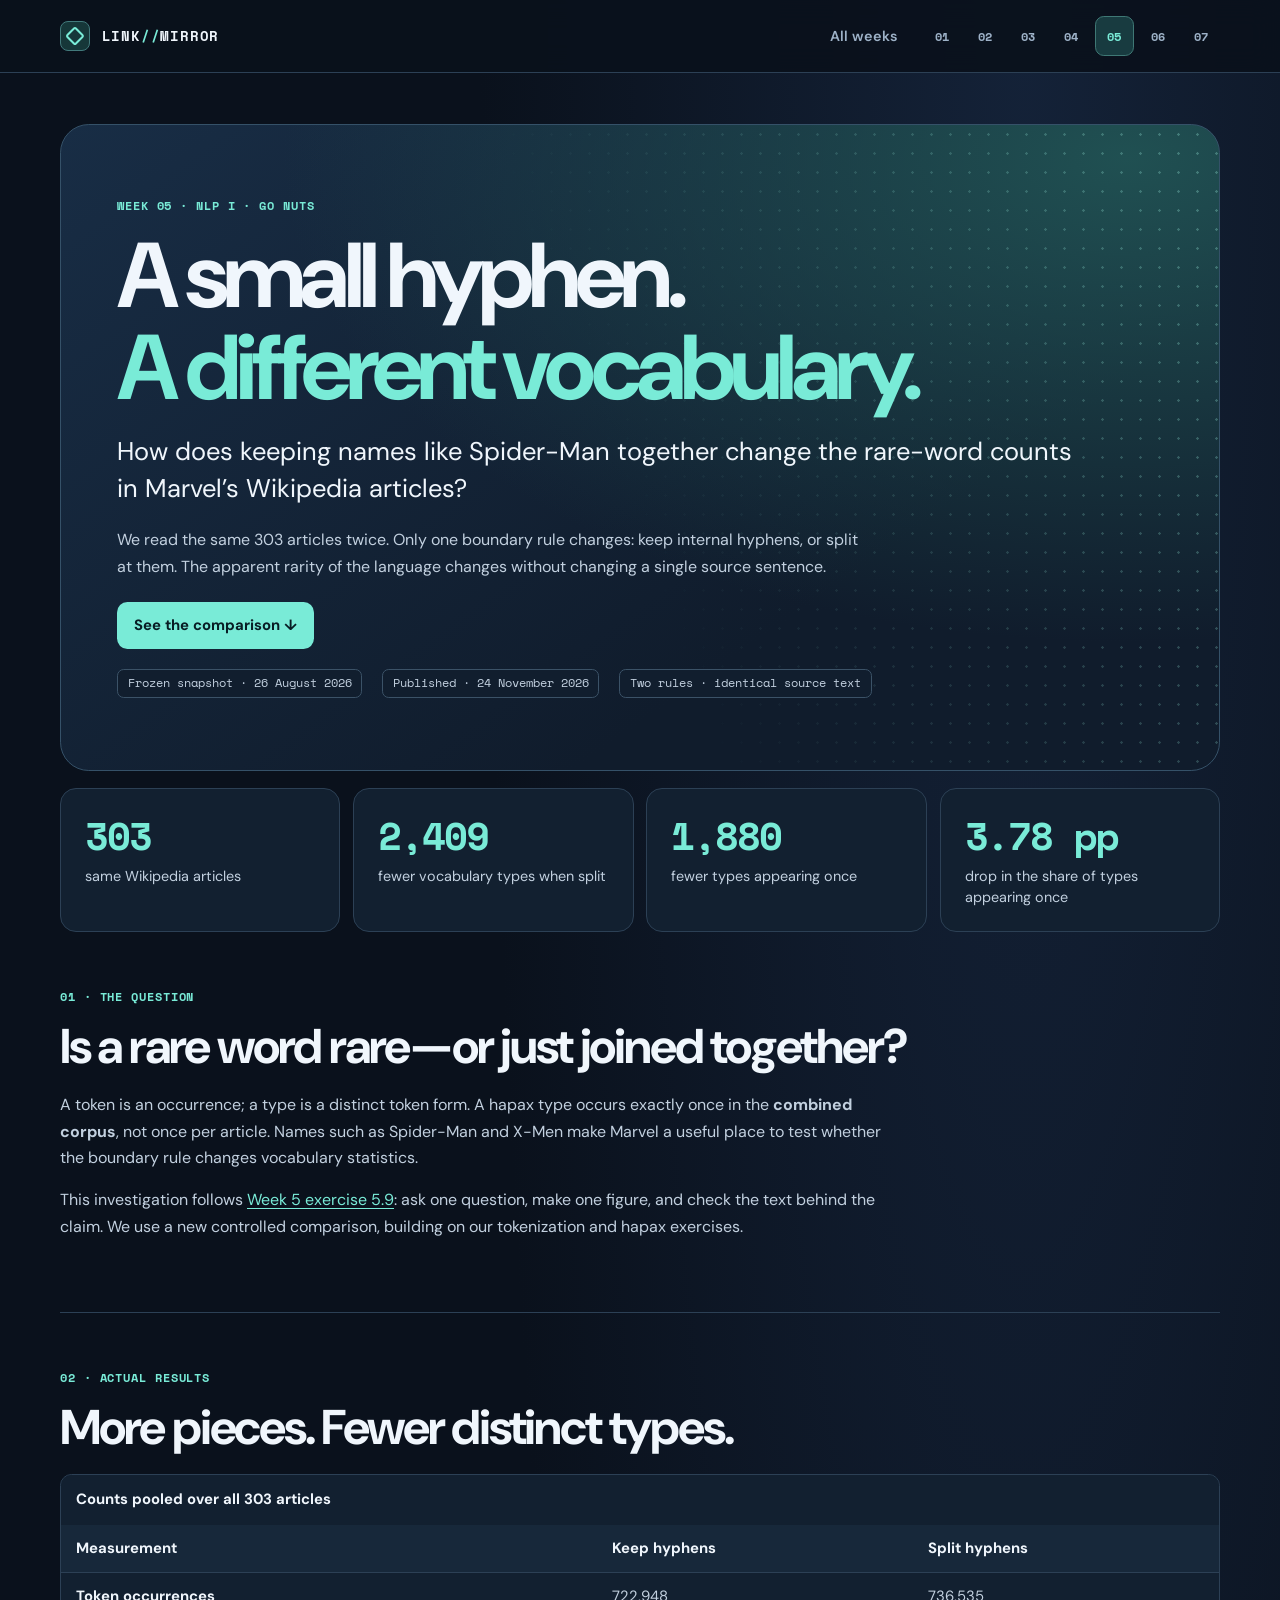
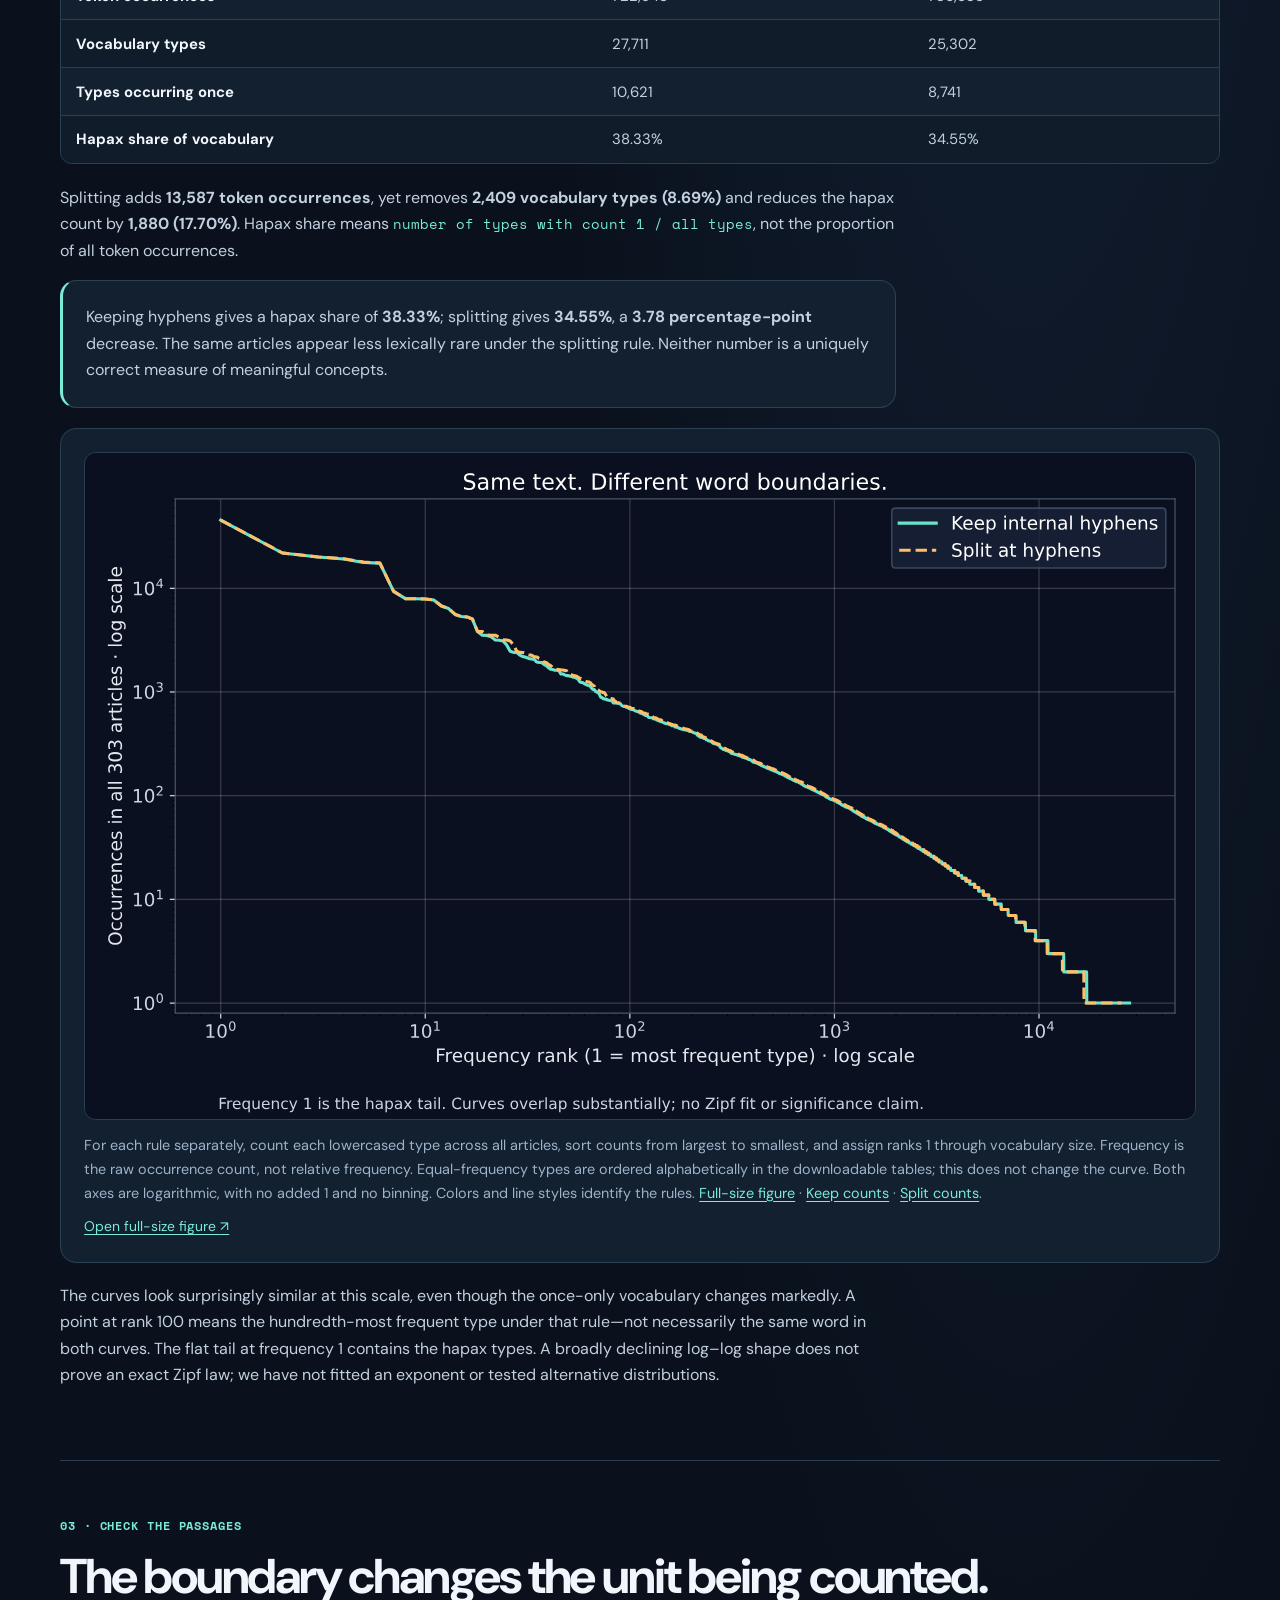
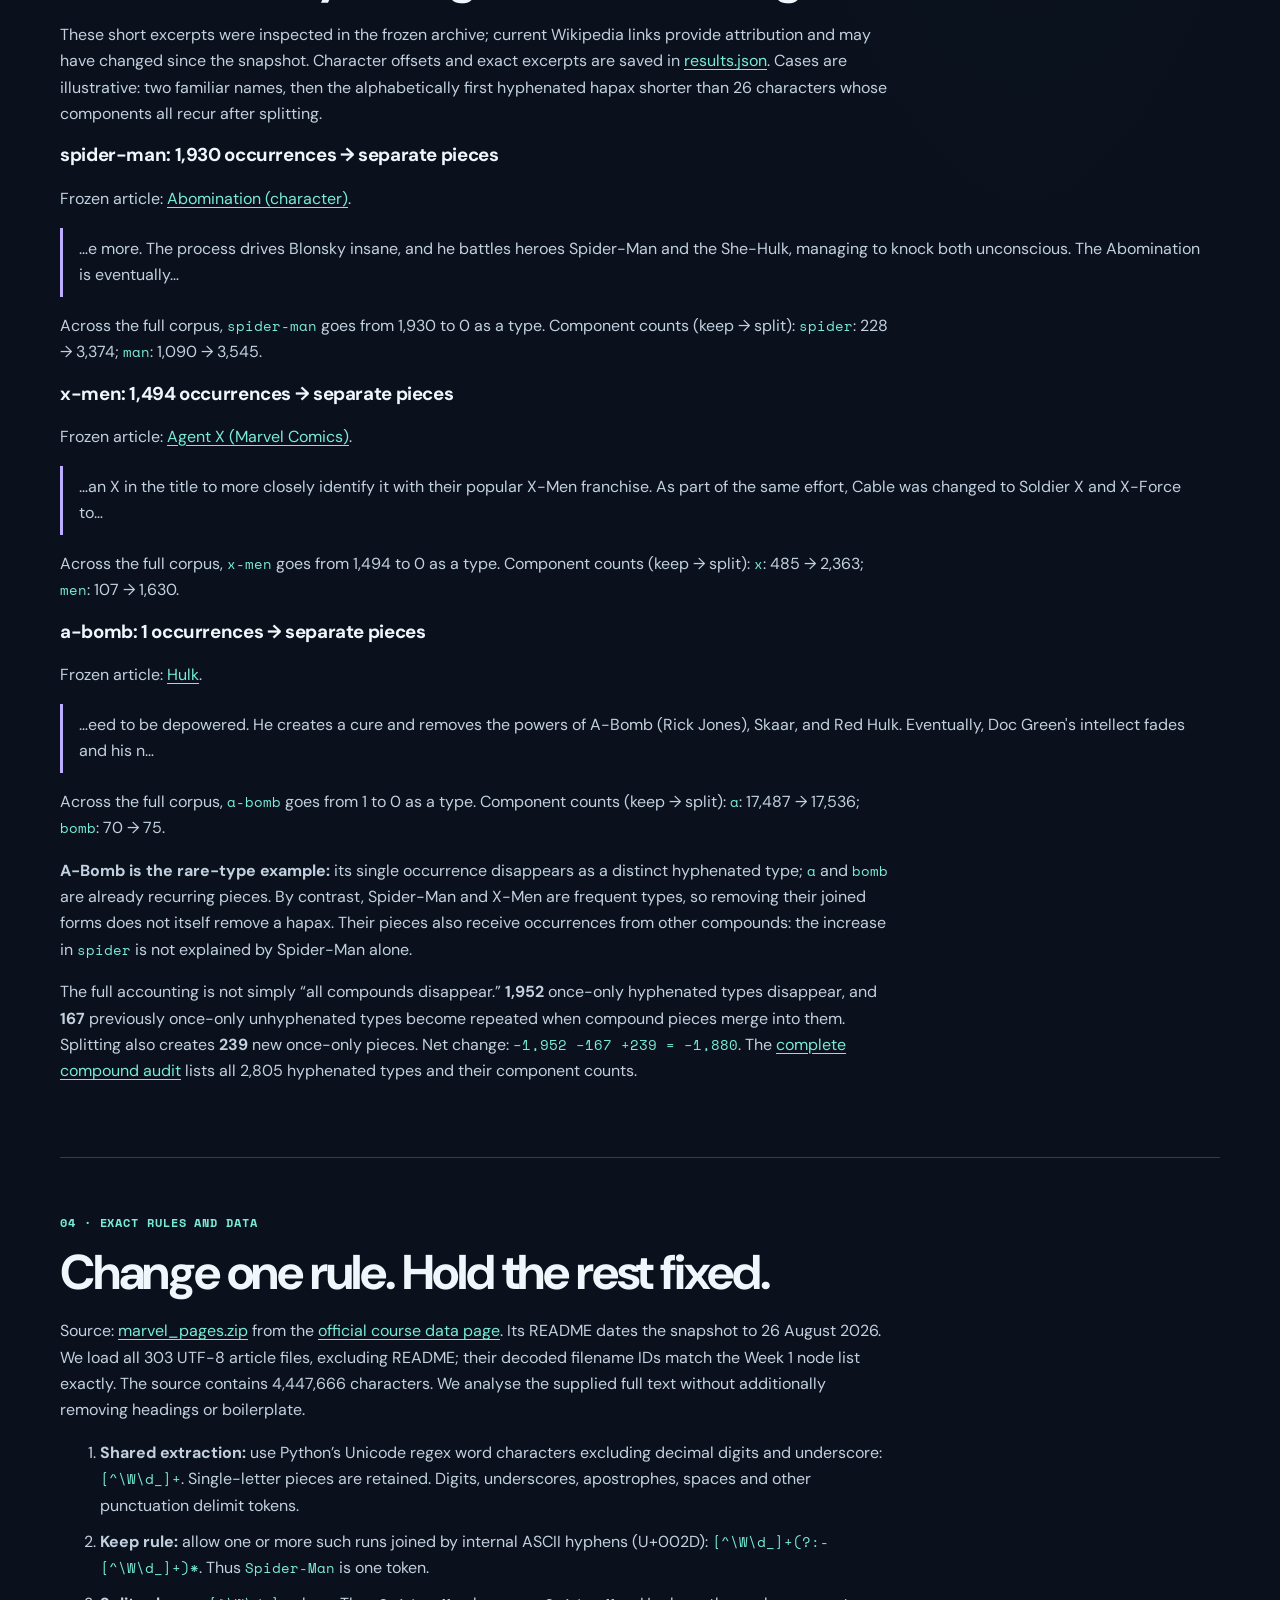
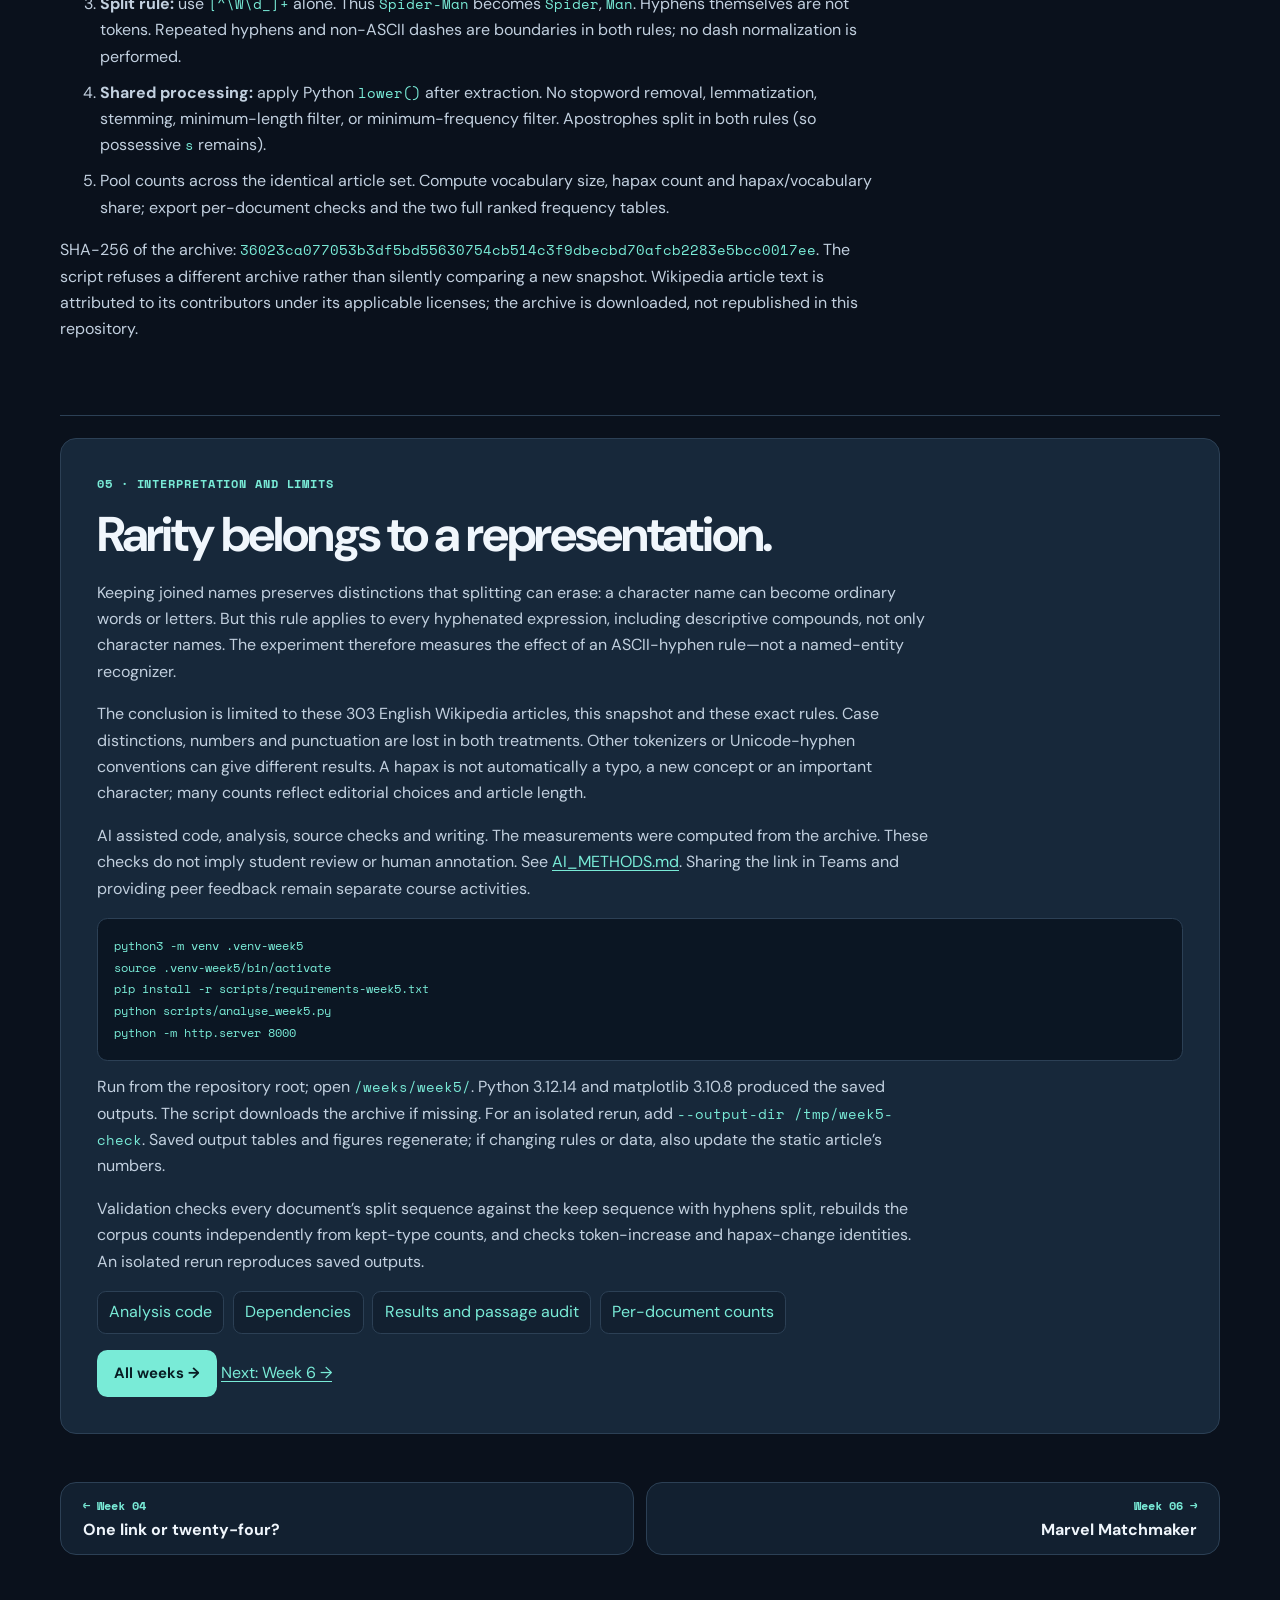
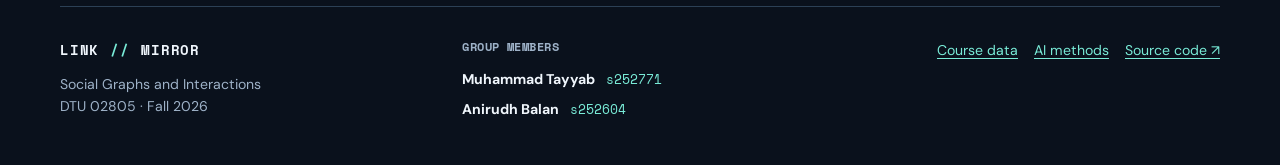
<file: weeks/week5/index.html>
<!doctype html><html lang="en"><head><meta charset="utf-8"><meta name="viewport" content="width=device-width,initial-scale=1"><meta name="description" content="A controlled hyphen-tokenization experiment on 303 Marvel Wikipedia articles: vocabulary, hapax types, rank-frequency curves and source checks."><title>One hyphen, 1,880 rare types · Week 5 · LINK//MIRROR</title><link rel="preconnect" href="https://fonts.googleapis.com">
  <link rel="preconnect" href="https://fonts.gstatic.com" crossorigin>
  <link rel="stylesheet" href="https://fonts.googleapis.com/css2?family=DM+Sans:wght@400;500;600;700&amp;family=Space+Mono:wght@400;700&amp;display=swap">
  <link rel="stylesheet" href="../../styles.css?v=5">
  <link rel="stylesheet" href="../../course.css?v=5"></head><body><a class="skip-link" href="#main-content">Skip to content</a>
  <header class="site-header">
    <div class="header-inner">
      <a class="brand" href="../../" aria-label="LINK//MIRROR home"><span class="brand-mark" aria-hidden="true"></span><span>LINK<span class="brand-accent">//</span>MIRROR</span></a>
      <nav class="week-nav" aria-label="Weekly navigation">
        <a class="week-nav-home" href="../../">All weeks</a>
        <a href="../../weeks/week1/" aria-label="Week 1">01</a>
        <a href="../../weeks/week2/" aria-label="Week 2">02</a>
        <a href="../../weeks/week3/" aria-label="Week 3">03</a>
        <a href="../../weeks/week4/" aria-label="Week 4">04</a>
        <a href="../../weeks/week5/" aria-label="Week 5" aria-current="page">05</a>
        <a href="../../weeks/week6/" aria-label="Week 6">06</a>
        <a href="../../weeks/week7/" aria-label="Week 7">07</a>
      </nav>
    </div>
  </header>

  <main id="main-content" tabindex="-1">
<section class="hero"><p class="eyebrow">Week 05 · NLP I · Go Nuts</p><h1>A small hyphen.<br><em>A different vocabulary.</em></h1><p class="lede">How does keeping names like Spider-Man together change the rare-word counts in Marvel’s Wikipedia articles?</p><p>We read the same 303 articles twice. Only one boundary rule changes: keep internal hyphens, or split at them. The apparent rarity of the language changes without changing a single source sentence.</p><a class="button" href="#evidence">See the comparison ↓</a><div class="hero-meta"><span>Frozen snapshot · 26 August 2026</span><span>Published · 24 November 2026</span><span>Two rules · identical source text</span></div></section>
<section class="metrics" aria-label="Main findings"><article><strong>303</strong><span>same Wikipedia articles</span></article><article><strong>2,409</strong><span>fewer vocabulary types when split</span></article><article><strong>1,880</strong><span>fewer types appearing once</span></article><article><strong>3.78 pp</strong><span>drop in the share of types appearing once</span></article></section>
<section class="prose"><p class="section-label">01 · The question</p><h2>Is a rare word rare—or just joined together?</h2><p>A token is an occurrence; a type is a distinct token form. A hapax type occurs exactly once in the <strong>combined corpus</strong>, not once per article. Names such as Spider-Man and X-Men make Marvel a useful place to test whether the boundary rule changes vocabulary statistics.</p><p>This investigation follows <a href="https://sunelehmann.com/socialgraphs2026-web/weeks/week5.html#go-nuts">Week 5 exercise 5.9</a>: ask one question, make one figure, and check the text behind the claim. We use a new controlled comparison, building on our tokenization and hapax exercises.</p></section>
<section class="prose" id="evidence"><p class="section-label">02 · Actual results</p><h2>More pieces. Fewer distinct types.</h2><div class="table-scroll"><table><caption>Counts pooled over all 303 articles</caption><thead><tr><th>Measurement</th><th>Keep hyphens</th><th>Split hyphens</th></tr></thead><tbody><tr><th>Token occurrences</th><td>722,948</td><td>736,535</td></tr><tr><th>Vocabulary types</th><td>27,711</td><td>25,302</td></tr><tr><th>Types occurring once</th><td>10,621</td><td>8,741</td></tr><tr><th>Hapax share of vocabulary</th><td>38.33%</td><td>34.55%</td></tr></tbody></table></div><p>Splitting adds <strong>13,587 token occurrences</strong>, yet removes <strong>2,409 vocabulary types (8.69%)</strong> and reduces the hapax count by <strong>1,880 (17.70%)</strong>. Hapax share means <code>number of types with count 1 / all types</code>, not the proportion of all token occurrences.</p><p class="callout">Keeping hyphens gives a hapax share of <strong>38.33%</strong>; splitting gives <strong>34.55%</strong>, a <strong>3.78 percentage-point</strong> decrease. The same articles appear less lexically rare under the splitting rule. Neither number is a uniquely correct measure of meaningful concepts.</p>
<figure class="result-figure"><div class="figure-scroll" tabindex="0" role="region" aria-label="Rank-frequency chart; scroll horizontally on narrow screens"><img src="rank-frequency.svg" width="1000" height="600" alt="Log-log rank-frequency curves for keeping and splitting internal hyphens overlap substantially. The keep curve extends to 27,711 types and the split curve to 25,302; each has a flat tail at frequency one."></div><figcaption>For each rule separately, count each lowercased type across all articles, sort counts from largest to smallest, and assign ranks 1 through vocabulary size. Frequency is the raw occurrence count, not relative frequency. Equal-frequency types are ordered alphabetically in the downloadable tables; this does not change the curve. Both axes are logarithmic, with no added 1 and no binning. Colors and line styles identify the rules. <a href="rank-frequency.svg">Full-size figure</a> · <a href="keep_frequencies.csv">Keep counts</a> · <a href="split_frequencies.csv">Split counts</a>.<br><a class="figure-link" href="rank-frequency.svg" target="_blank" rel="noopener">Open full-size figure <span aria-hidden="true">↗</span></a></figcaption></figure><p>The curves look surprisingly similar at this scale, even though the once-only vocabulary changes markedly. A point at rank 100 means the hundredth-most frequent type under that rule—not necessarily the same word in both curves. The flat tail at frequency 1 contains the hapax types. A broadly declining log–log shape does not prove an exact Zipf law; we have not fitted an exponent or tested alternative distributions.</p></section>
<section class="prose"><p class="section-label">03 · Check the passages</p><h2>The boundary changes the unit being counted.</h2><p>These short excerpts were inspected in the frozen archive; current Wikipedia links provide attribution and may have changed since the snapshot. Character offsets and exact excerpts are saved in <a href="results.json">results.json</a>. Cases are illustrative: two familiar names, then the alphabetically first hyphenated hapax shorter than 26 characters whose components all recur after splitting.</p><article><h3>spider-man: 1,930 occurrences → separate pieces</h3><p>Frozen article: <a href="https://en.wikipedia.org/wiki/Abomination_(character)">Abomination (character)</a>.</p><blockquote>…e more. The process drives Blonsky insane, and he battles heroes Spider-Man and the She-Hulk, managing to knock both unconscious. The Abomination is eventually…</blockquote><p>Across the full corpus, <code>spider-man</code> goes from 1,930 to 0 as a type. Component counts (keep → split): <code>spider</code>: 228 → 3,374; <code>man</code>: 1,090 → 3,545.</p></article><article><h3>x-men: 1,494 occurrences → separate pieces</h3><p>Frozen article: <a href="https://en.wikipedia.org/wiki/Agent_X_(Marvel_Comics)">Agent X (Marvel Comics)</a>.</p><blockquote>…an X in the title to more closely identify it with their popular X-Men franchise. As part of the same effort, Cable was changed to Soldier X and X-Force to…</blockquote><p>Across the full corpus, <code>x-men</code> goes from 1,494 to 0 as a type. Component counts (keep → split): <code>x</code>: 485 → 2,363; <code>men</code>: 107 → 1,630.</p></article><article><h3>a-bomb: 1 occurrences → separate pieces</h3><p>Frozen article: <a href="https://en.wikipedia.org/wiki/Hulk">Hulk</a>.</p><blockquote>…eed to be depowered. He creates a cure and removes the powers of A-Bomb (Rick Jones), Skaar, and Red Hulk. Eventually, Doc Green&#x27;s intellect fades and his n…</blockquote><p>Across the full corpus, <code>a-bomb</code> goes from 1 to 0 as a type. Component counts (keep → split): <code>a</code>: 17,487 → 17,536; <code>bomb</code>: 70 → 75.</p></article><p><strong>A-Bomb is the rare-type example:</strong> its single occurrence disappears as a distinct hyphenated type; <code>a</code> and <code>bomb</code> are already recurring pieces. By contrast, Spider-Man and X-Men are frequent types, so removing their joined forms does not itself remove a hapax. Their pieces also receive occurrences from other compounds: the increase in <code>spider</code> is not explained by Spider-Man alone.</p><p>The full accounting is not simply “all compounds disappear.” <strong>1,952</strong> once-only hyphenated types disappear, and <strong>167</strong> previously once-only unhyphenated types become repeated when compound pieces merge into them. Splitting also creates <strong>239</strong> new once-only pieces. Net change: <code>−1,952 −167 +239 = −1,880</code>. The <a href="hyphen_audit.csv">complete compound audit</a> lists all 2,805 hyphenated types and their component counts.</p></section>
<section class="prose"><p class="section-label">04 · Exact rules and data</p><h2>Change one rule. Hold the rest fixed.</h2><p>Source: <a href="https://sunelehmann.com/socialgraphs2026-web/data/marvel_pages.zip">marvel_pages.zip</a> from the <a href="https://sunelehmann.com/socialgraphs2026-web/data/">official course data page</a>. Its README dates the snapshot to 26 August 2026. We load all 303 UTF-8 article files, excluding README; their decoded filename IDs match the Week 1 node list exactly. The source contains 4,447,666 characters. We analyse the supplied full text without additionally removing headings or boilerplate.</p><ol><li><strong>Shared extraction:</strong> use Python’s Unicode regex word characters excluding decimal digits and underscore: <code>[^\W\d_]+</code>. Single-letter pieces are retained. Digits, underscores, apostrophes, spaces and other punctuation delimit tokens.</li><li><strong>Keep rule:</strong> allow one or more such runs joined by internal ASCII hyphens (U+002D): <code>[^\W\d_]+(?:-[^\W\d_]+)*</code>. Thus <code>Spider-Man</code> is one token.</li><li><strong>Split rule:</strong> use <code>[^\W\d_]+</code> alone. Thus <code>Spider-Man</code> becomes <code>Spider</code>, <code>Man</code>. Hyphens themselves are not tokens. Repeated hyphens and non-ASCII dashes are boundaries in both rules; no dash normalization is performed.</li><li><strong>Shared processing:</strong> apply Python <code>lower()</code> after extraction. No stopword removal, lemmatization, stemming, minimum-length filter, or minimum-frequency filter. Apostrophes split in both rules (so possessive <code>s</code> remains).</li><li>Pool counts across the identical article set. Compute vocabulary size, hapax count and hapax/vocabulary share; export per-document checks and the two full ranked frequency tables.</li></ol><p>SHA-256 of the archive: <code style="overflow-wrap:anywhere">36023ca077053b3df5bd55630754cb514c3f9dbecbd70afcb2283e5bcc0017ee</code>. The script refuses a different archive rather than silently comparing a new snapshot. Wikipedia article text is attributed to its contributors under its applicable licenses; the archive is downloaded, not republished in this repository.</p></section>
<section class="prose limitations"><p class="section-label">05 · Interpretation and limits</p><h2>Rarity belongs to a representation.</h2><p>Keeping joined names preserves distinctions that splitting can erase: a character name can become ordinary words or letters. But this rule applies to every hyphenated expression, including descriptive compounds, not only character names. The experiment therefore measures the effect of an ASCII-hyphen rule—not a named-entity recognizer.</p><p>The conclusion is limited to these 303 English Wikipedia articles, this snapshot and these exact rules. Case distinctions, numbers and punctuation are lost in both treatments. Other tokenizers or Unicode-hyphen conventions can give different results. A hapax is not automatically a typo, a new concept or an important character; many counts reflect editorial choices and article length.</p><p>AI assisted code, analysis, source checks and writing. The measurements were computed from the archive. These checks do not imply student review or human annotation. See <a href="../../AI_METHODS.md">AI_METHODS.md</a>. Sharing the link in Teams and providing peer feedback remain separate course activities.</p>
<pre><code>python3 -m venv .venv-week5
source .venv-week5/bin/activate
pip install -r scripts/requirements-week5.txt
python scripts/analyse_week5.py
python -m http.server 8000</code></pre><p>Run from the repository root; open <code>/weeks/week5/</code>. Python 3.12.14 and matplotlib 3.10.8 produced the saved outputs. The script downloads the archive if missing. For an isolated rerun, add <code>--output-dir /tmp/week5-check</code>. Saved output tables and figures regenerate; if changing rules or data, also update the static article’s numbers.</p><p>Validation checks every document’s split sequence against the keep sequence with hyphens split, rebuilds the corpus counts independently from kept-type counts, and checks token-increase and hapax-change identities. An isolated rerun reproduces saved outputs.</p><p class="downloads"><a href="../../scripts/analyse_week5.py">Analysis code</a><a href="../../scripts/requirements-week5.txt">Dependencies</a><a href="results.json">Results and passage audit</a><a href="document_counts.csv">Per-document counts</a></p><a class="button" href="../../index.html">All weeks →</a> <a href="../week6/">Next: Week 6 →</a></section>

    <nav class="week-pagination" aria-label="Previous and next week">
      <a href="../week4/"><span>← Week 04</span><strong>One link or twenty-four?</strong></a>
      <a href="../week6/"><span>Week 06 →</span><strong>Marvel Matchmaker</strong></a>
    </nav>
  </main>

  <footer class="site-footer">
    <div class="footer-brand">
      <a class="brand" href="../../" aria-label="LINK//MIRROR home">LINK<span class="brand-accent">//</span>MIRROR</a>
      <p>Social Graphs and Interactions<br>DTU 02805 · Fall 2026</p>
    </div>
    <div>
      <p class="footer-heading">Group members</p>
      <ul class="member-list">
        <li><span class="member-name">Muhammad Tayyab</span> <span class="student-id">s252771</span></li>
        <li><span class="member-name">Anirudh Balan</span> <span class="student-id">s252604</span></li>
      </ul>
    </div>
    <nav class="footer-links" aria-label="Course resources">
      <a href="https://sunelehmann.com/socialgraphs2026-web/data/">Course data</a>
      <a href="../../AI_METHODS.md">AI methods</a>
      <a href="https://github.com/tayyab859/Social-graphs-2026">Source code <span aria-hidden="true">↗</span></a>
    </nav>
  </footer></body></html>
</file>
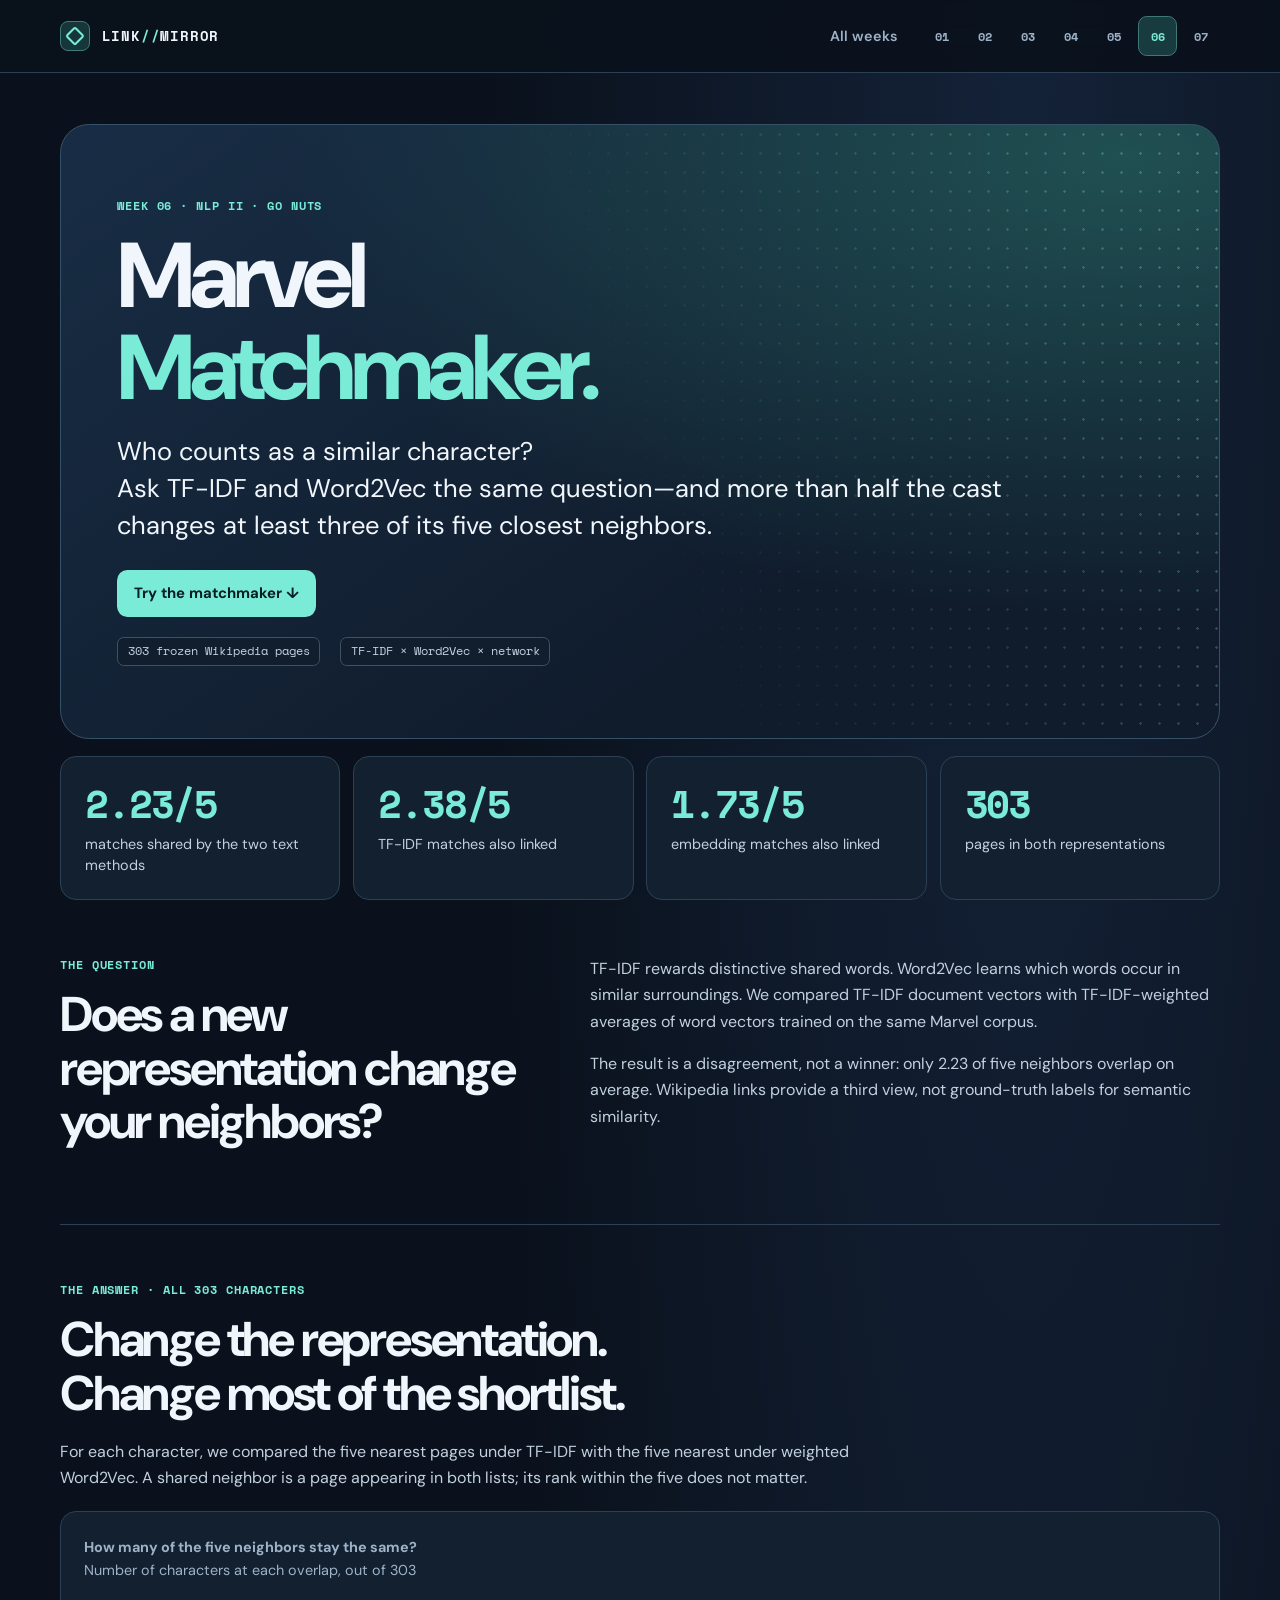
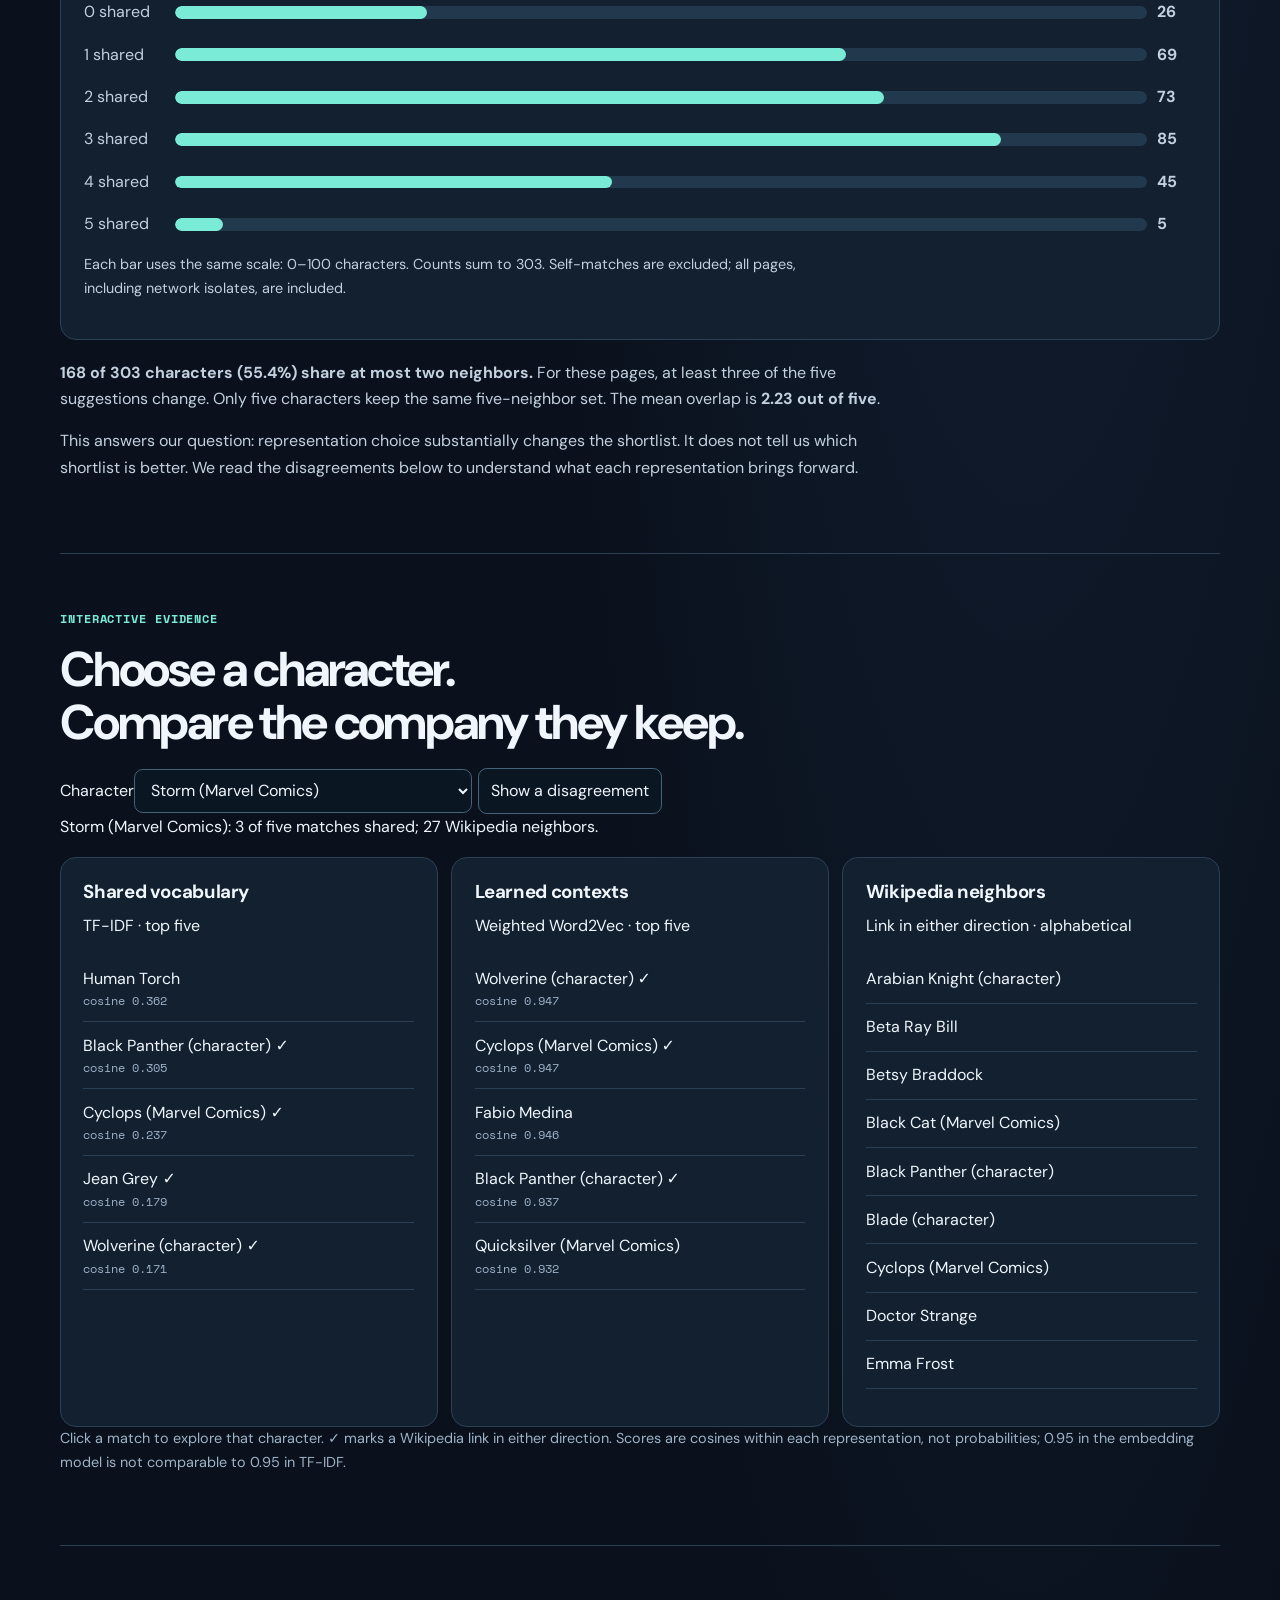
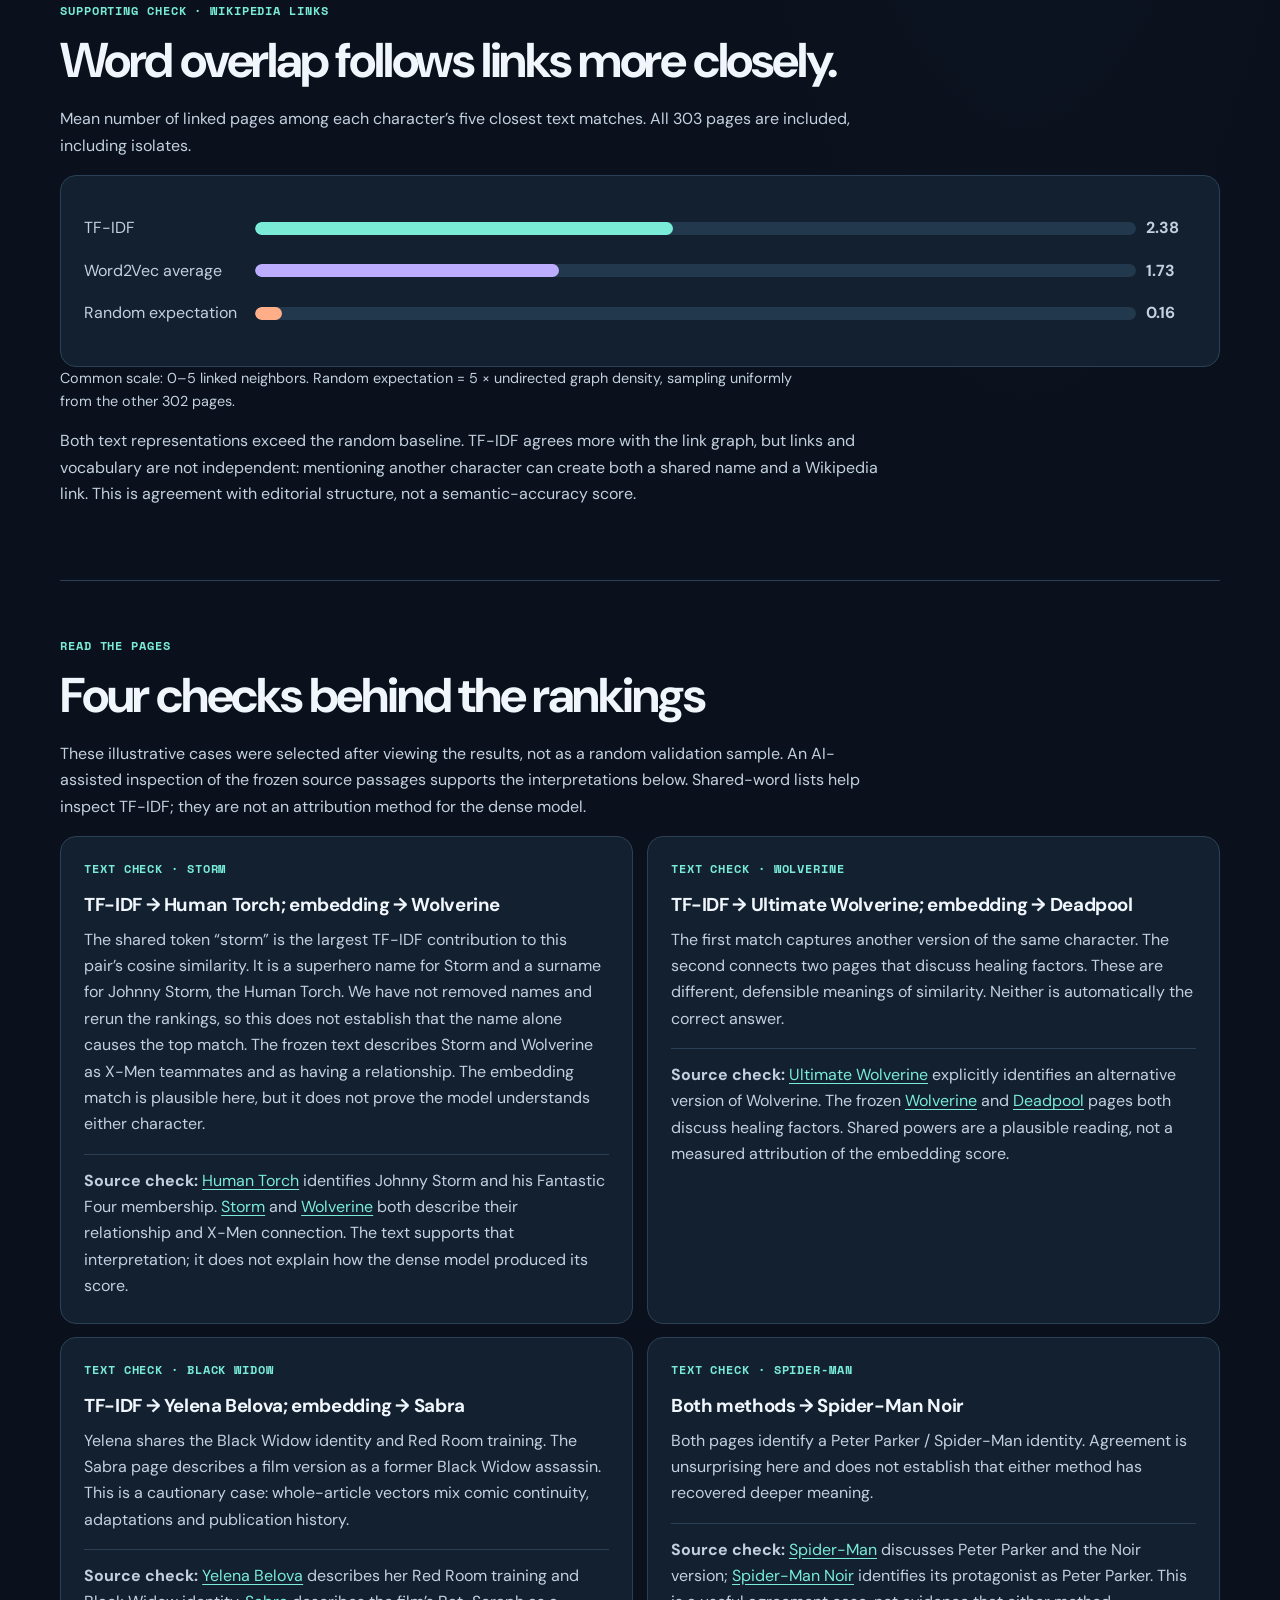
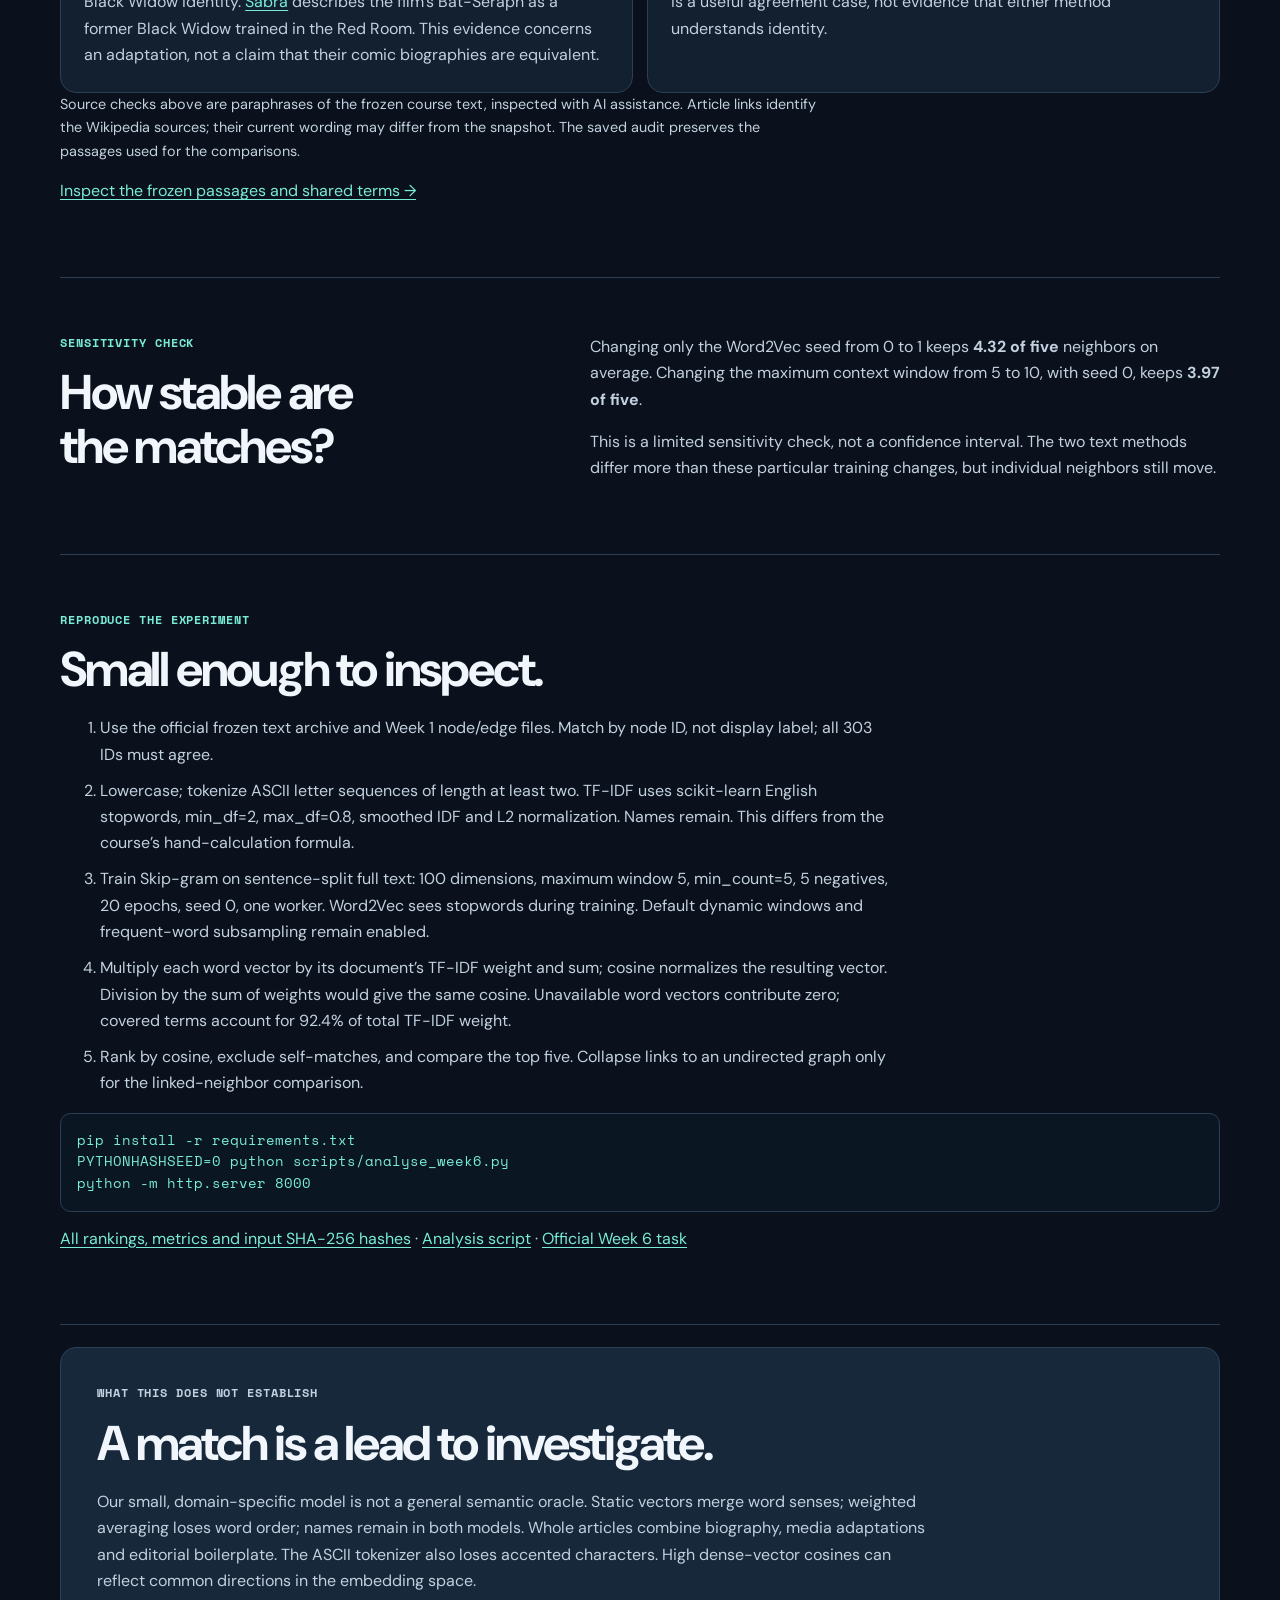
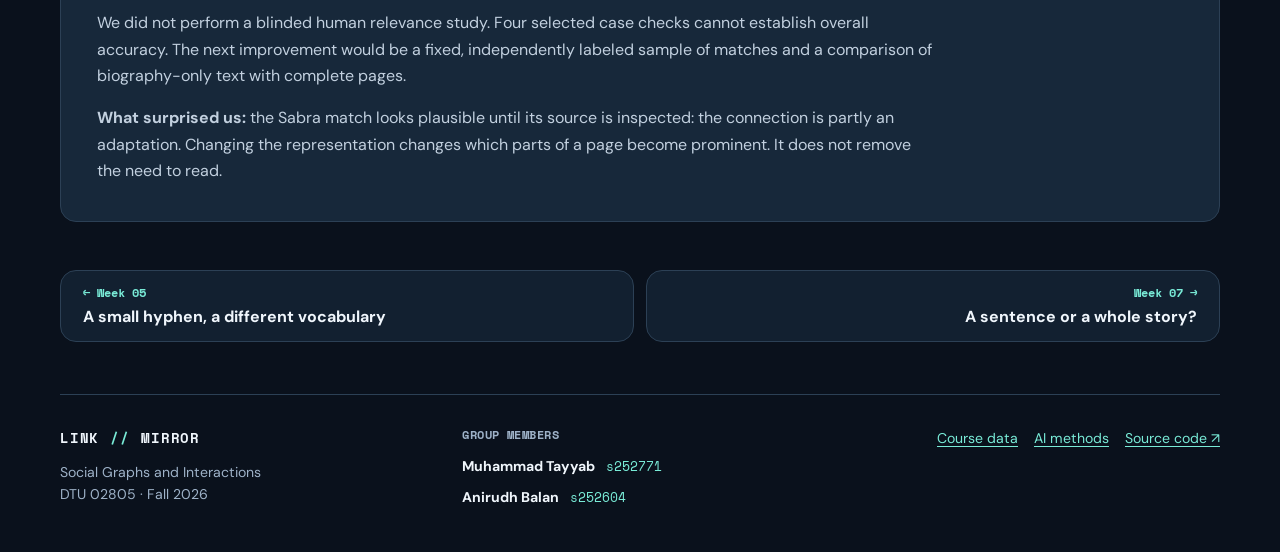
<file: weeks/week6/index.html>
<!doctype html><html lang="en"><head><meta charset="utf-8"><meta name="viewport" content="width=device-width,initial-scale=1"><meta name="description" content="Social Graphs and Interactions: reproducible weekly investigations of networks and language."><title>Marvel Matchmaker · LINK//MIRROR</title><link rel="preconnect" href="https://fonts.googleapis.com">
  <link rel="preconnect" href="https://fonts.gstatic.com" crossorigin>
  <link rel="stylesheet" href="https://fonts.googleapis.com/css2?family=DM+Sans:wght@400;500;600;700&amp;family=Space+Mono:wght@400;700&amp;display=swap">
  <link rel="stylesheet" href="../../styles.css?v=5">
  <link rel="stylesheet" href="../../course.css?v=5"></head><body><a class="skip-link" href="#main-content">Skip to content</a>
  <header class="site-header">
    <div class="header-inner">
      <a class="brand" href="../../" aria-label="LINK//MIRROR home"><span class="brand-mark" aria-hidden="true"></span><span>LINK<span class="brand-accent">//</span>MIRROR</span></a>
      <nav class="week-nav" aria-label="Weekly navigation">
        <a class="week-nav-home" href="../../">All weeks</a>
        <a href="../../weeks/week1/" aria-label="Week 1">01</a>
        <a href="../../weeks/week2/" aria-label="Week 2">02</a>
        <a href="../../weeks/week3/" aria-label="Week 3">03</a>
        <a href="../../weeks/week4/" aria-label="Week 4">04</a>
        <a href="../../weeks/week5/" aria-label="Week 5">05</a>
        <a href="../../weeks/week6/" aria-label="Week 6" aria-current="page">06</a>
        <a href="../../weeks/week7/" aria-label="Week 7">07</a>
      </nav>
    </div>
  </header>

  <main id="main-content" tabindex="-1"><section class="hero"><p class="eyebrow">Week 06 · NLP II · Go Nuts</p><h1>Marvel<br><em>Matchmaker.</em></h1><p class="lede">Who counts as a similar character?<br>Ask TF-IDF and Word2Vec the same question—and more than half the cast changes at least three of its five closest neighbors.</p><a class="button" href="#explorer">Try the matchmaker ↓</a><div class="hero-meta"><span>303 frozen Wikipedia pages</span><span>TF-IDF × Word2Vec × network</span></div></section>
<section class="metrics"><article><strong>2.23/5</strong><span>matches shared by the two text methods</span></article><article><strong>2.38/5</strong><span>TF-IDF matches also linked</span></article><article><strong>1.73/5</strong><span>embedding matches also linked</span></article><article><strong>303</strong><span>pages in both representations</span></article></section>
<section class="prose two-column"><div><p class="eyebrow">The question</p><h2>Does a new representation change your neighbors?</h2></div><div><p>TF-IDF rewards distinctive shared words. Word2Vec learns which words occur in similar surroundings. We compared TF-IDF document vectors with TF-IDF-weighted averages of word vectors trained on the same Marvel corpus.</p><p>The result is a disagreement, not a winner: only 2.23 of five neighbors overlap on average. Wikipedia links provide a third view, not ground-truth labels for semantic similarity.</p></div></section>
<section class="prose" id="main-finding"><p class="eyebrow">The answer · all 303 characters</p><h2>Change the representation.<br>Change most of the shortlist.</h2><p>For each character, we compared the five nearest pages under TF-IDF with the five nearest under weighted Word2Vec. A shared neighbor is a page appearing in both lists; its rank within the five does not matter.</p><figure class="overlap-figure" aria-labelledby="overlap-title"><figcaption id="overlap-title"><strong>How many of the five neighbors stay the same?</strong><br>Number of characters at each overlap, out of 303</figcaption><div class="overlap-row"><span>0 shared</span><div class="overlap-track"><span style="width:26%"></span></div><strong>26</strong></div><div class="overlap-row"><span>1 shared</span><div class="overlap-track"><span style="width:69%"></span></div><strong>69</strong></div><div class="overlap-row"><span>2 shared</span><div class="overlap-track"><span style="width:73%"></span></div><strong>73</strong></div><div class="overlap-row"><span>3 shared</span><div class="overlap-track"><span style="width:85%"></span></div><strong>85</strong></div><div class="overlap-row"><span>4 shared</span><div class="overlap-track"><span style="width:45%"></span></div><strong>45</strong></div><div class="overlap-row"><span>5 shared</span><div class="overlap-track"><span style="width:5%"></span></div><strong>5</strong></div><p class="caption">Each bar uses the same scale: 0–100 characters. Counts sum to 303. Self-matches are excluded; all pages, including network isolates, are included.</p></figure><p><strong>168 of 303 characters (55.4%) share at most two neighbors.</strong> For these pages, at least three of the five suggestions change. Only five characters keep the same five-neighbor set. The mean overlap is <strong>2.23 out of five</strong>.</p><p>This answers our question: representation choice substantially changes the shortlist. It does not tell us which shortlist is better. We read the disagreements below to understand what each representation brings forward.</p></section>
<section id="explorer" class="explorer"><p class="eyebrow">Interactive evidence</p><h2>Choose a character.<br>Compare the company they keep.</h2><label for="character">Character</label><select id="character"></select><button id="surprise" type="button">Show a disagreement</button><p id="status" role="status">Loading saved analysis…</p><div class="match-grid"><article><h3>Shared vocabulary</h3><p>TF-IDF · top five</p><div id="tfidf"></div></article><article><h3>Learned contexts</h3><p>Weighted Word2Vec · top five</p><div id="embedding"></div></article><article><h3>Wikipedia neighbors</h3><p>Link in either direction · alphabetical</p><div id="network"></div></article></div><p class="caption">Click a match to explore that character. ✓ marks a Wikipedia link in either direction. Scores are cosines within each representation, not probabilities; 0.95 in the embedding model is not comparable to 0.95 in TF-IDF.</p></section>
<section class="prose"><p class="eyebrow">Supporting check · Wikipedia links</p><h2>Word overlap follows links more closely.</h2><p>Mean number of linked pages among each character’s five closest text matches. All 303 pages are included, including isolates.</p><div class="chart"><div class="chart-row"><span>TF-IDF</span><div><i style="width:47.524752475247524%"></i></div><strong>2.38</strong></div><div class="chart-row"><span>Word2Vec average</span><div><i style="width:34.587458745874585%"></i></div><strong>1.73</strong></div><div class="chart-row"><span>Random expectation</span><div><i style="width:3.134220706838896%"></i></div><strong>0.16</strong></div></div><p class="caption">Common scale: 0–5 linked neighbors. Random expectation = 5 × undirected graph density, sampling uniformly from the other 302 pages.</p><p>Both text representations exceed the random baseline. TF-IDF agrees more with the link graph, but links and vocabulary are not independent: mentioning another character can create both a shared name and a Wikipedia link. This is agreement with editorial structure, not a semantic-accuracy score.</p></section>
<section class="prose"><p class="eyebrow">Read the pages</p><h2>Four checks behind the rankings</h2><p>These illustrative cases were selected after viewing the results, not as a random validation sample. An AI-assisted inspection of the frozen source passages supports the interpretations below. Shared-word lists help inspect TF-IDF; they are not an attribution method for the dense model.</p><div class="case-grid"><article class="case"><p class="eyebrow">Text check · Storm</p><h3>TF-IDF → Human Torch; embedding → Wolverine</h3><p>The shared token “storm” is the largest TF-IDF contribution to this pair’s cosine similarity. It is a superhero name for Storm and a surname for Johnny Storm, the Human Torch. We have not removed names and rerun the rankings, so this does not establish that the name alone causes the top match. The frozen text describes Storm and Wolverine as X-Men teammates and as having a relationship. The embedding match is plausible here, but it does not prove the model understands either character.</p><p class="evidence"><strong>Source check:</strong> <a href="https://en.wikipedia.org/wiki/Human_Torch">Human Torch</a> identifies Johnny Storm and his Fantastic Four membership. <a href="https://en.wikipedia.org/wiki/Storm_(Marvel_Comics)">Storm</a> and <a href="https://en.wikipedia.org/wiki/Wolverine_(character)">Wolverine</a> both describe their relationship and X-Men connection. The text supports that interpretation; it does not explain how the dense model produced its score.</p></article><article class="case"><p class="eyebrow">Text check · Wolverine</p><h3>TF-IDF → Ultimate Wolverine; embedding → Deadpool</h3><p>The first match captures another version of the same character. The second connects two pages that discuss healing factors. These are different, defensible meanings of similarity. Neither is automatically the correct answer.</p><p class="evidence"><strong>Source check:</strong> <a href="https://en.wikipedia.org/wiki/Wolverine_(Ultimate_Marvel_character)">Ultimate Wolverine</a> explicitly identifies an alternative version of Wolverine. The frozen <a href="https://en.wikipedia.org/wiki/Wolverine_(character)">Wolverine</a> and <a href="https://en.wikipedia.org/wiki/Deadpool">Deadpool</a> pages both discuss healing factors. Shared powers are a plausible reading, not a measured attribution of the embedding score.</p></article><article class="case"><p class="eyebrow">Text check · Black Widow</p><h3>TF-IDF → Yelena Belova; embedding → Sabra</h3><p>Yelena shares the Black Widow identity and Red Room training. The Sabra page describes a film version as a former Black Widow assassin. This is a cautionary case: whole-article vectors mix comic continuity, adaptations and publication history.</p><p class="evidence"><strong>Source check:</strong> <a href="https://en.wikipedia.org/wiki/Yelena_Belova">Yelena Belova</a> describes her Red Room training and Black Widow identity. <a href="https://en.wikipedia.org/wiki/Sabra_(character)">Sabra</a> describes the film’s Bat-Seraph as a former Black Widow trained in the Red Room. This evidence concerns an adaptation, not a claim that their comic biographies are equivalent.</p></article><article class="case"><p class="eyebrow">Text check · Spider-Man</p><h3>Both methods → Spider-Man Noir</h3><p>Both pages identify a Peter Parker / Spider-Man identity. Agreement is unsurprising here and does not establish that either method has recovered deeper meaning.</p><p class="evidence"><strong>Source check:</strong> <a href="https://en.wikipedia.org/wiki/Spider-Man">Spider-Man</a> discusses Peter Parker and the Noir version; <a href="https://en.wikipedia.org/wiki/Spider-Man_Noir">Spider-Man Noir</a> identifies its protagonist as Peter Parker. This is a useful agreement case, not evidence that either method understands identity.</p></article></div><p class="caption">Source checks above are paraphrases of the frozen course text, inspected with AI assistance. Article links identify the Wikipedia sources; their current wording may differ from the snapshot. The saved audit preserves the passages used for the comparisons.</p><p><a href="../../data/week6_audit.json">Inspect the frozen passages and shared terms →</a></p></section>
<section class="prose two-column"><div><p class="eyebrow">Sensitivity check</p><h2>How stable are the matches?</h2></div><div><p>Changing only the Word2Vec seed from 0 to 1 keeps <strong>4.32 of five</strong> neighbors on average. Changing the maximum context window from 5 to 10, with seed 0, keeps <strong>3.97 of five</strong>.</p><p>This is a limited sensitivity check, not a confidence interval. The two text methods differ more than these particular training changes, but individual neighbors still move.</p></div></section>
<section class="prose"><p class="eyebrow">Reproduce the experiment</p><h2>Small enough to inspect.</h2><ol><li>Use the official frozen text archive and Week 1 node/edge files. Match by node ID, not display label; all 303 IDs must agree.</li><li>Lowercase; tokenize ASCII letter sequences of length at least two. TF-IDF uses scikit-learn English stopwords, min_df=2, max_df=0.8, smoothed IDF and L2 normalization. Names remain. This differs from the course’s hand-calculation formula.</li><li>Train Skip-gram on sentence-split full text: 100 dimensions, maximum window 5, min_count=5, 5 negatives, 20 epochs, seed 0, one worker. Word2Vec sees stopwords during training. Default dynamic windows and frequent-word subsampling remain enabled.</li><li>Multiply each word vector by its document’s TF-IDF weight and sum; cosine normalizes the resulting vector. Division by the sum of weights would give the same cosine. Unavailable word vectors contribute zero; covered terms account for 92.4% of total TF-IDF weight.</li><li>Rank by cosine, exclude self-matches, and compare the top five. Collapse links to an undirected graph only for the linked-neighbor comparison.</li></ol><pre>pip install -r requirements.txt
PYTHONHASHSEED=0 python scripts/analyse_week6.py
python -m http.server 8000</pre><p><a href="results.json">All rankings, metrics and input SHA-256 hashes</a> · <a href="../../scripts/analyse_week6.py">Analysis script</a> · <a href="https://sunelehmann.com/socialgraphs2026-web/weeks/week6.html">Official Week 6 task</a></p></section>
<section class="limitations"><p class="eyebrow">What this does not establish</p><h2>A match is a lead to investigate.</h2><p>Our small, domain-specific model is not a general semantic oracle. Static vectors merge word senses; weighted averaging loses word order; names remain in both models. Whole articles combine biography, media adaptations and editorial boilerplate. The ASCII tokenizer also loses accented characters. High dense-vector cosines can reflect common directions in the embedding space.</p><p>We did not perform a blinded human relevance study. Four selected case checks cannot establish overall accuracy. The next improvement would be a fixed, independently labeled sample of matches and a comparison of biography-only text with complete pages.</p><p><strong>What surprised us:</strong> the Sabra match looks plausible until its source is inspected: the connection is partly an adaptation. Changing the representation changes which parts of a page become prominent. It does not remove the need to read.</p></section>

    <nav class="week-pagination" aria-label="Previous and next week">
      <a href="../week5/"><span>← Week 05</span><strong>A small hyphen, a different vocabulary</strong></a>
      <a href="../week7/"><span>Week 07 →</span><strong>A sentence or a whole story?</strong></a>
    </nav>
  </main>

  <footer class="site-footer">
    <div class="footer-brand">
      <a class="brand" href="../../" aria-label="LINK//MIRROR home">LINK<span class="brand-accent">//</span>MIRROR</a>
      <p>Social Graphs and Interactions<br>DTU 02805 · Fall 2026</p>
    </div>
    <div>
      <p class="footer-heading">Group members</p>
      <ul class="member-list">
        <li><span class="member-name">Muhammad Tayyab</span> <span class="student-id">s252771</span></li>
        <li><span class="member-name">Anirudh Balan</span> <span class="student-id">s252604</span></li>
      </ul>
    </div>
    <nav class="footer-links" aria-label="Course resources">
      <a href="https://sunelehmann.com/socialgraphs2026-web/data/">Course data</a>
      <a href="../../AI_METHODS.md">AI methods</a>
      <a href="https://github.com/tayyab859/Social-graphs-2026">Source code <span aria-hidden="true">↗</span></a>
    </nav>
  </footer><script src="explorer.js"></script></body></html>
</file>
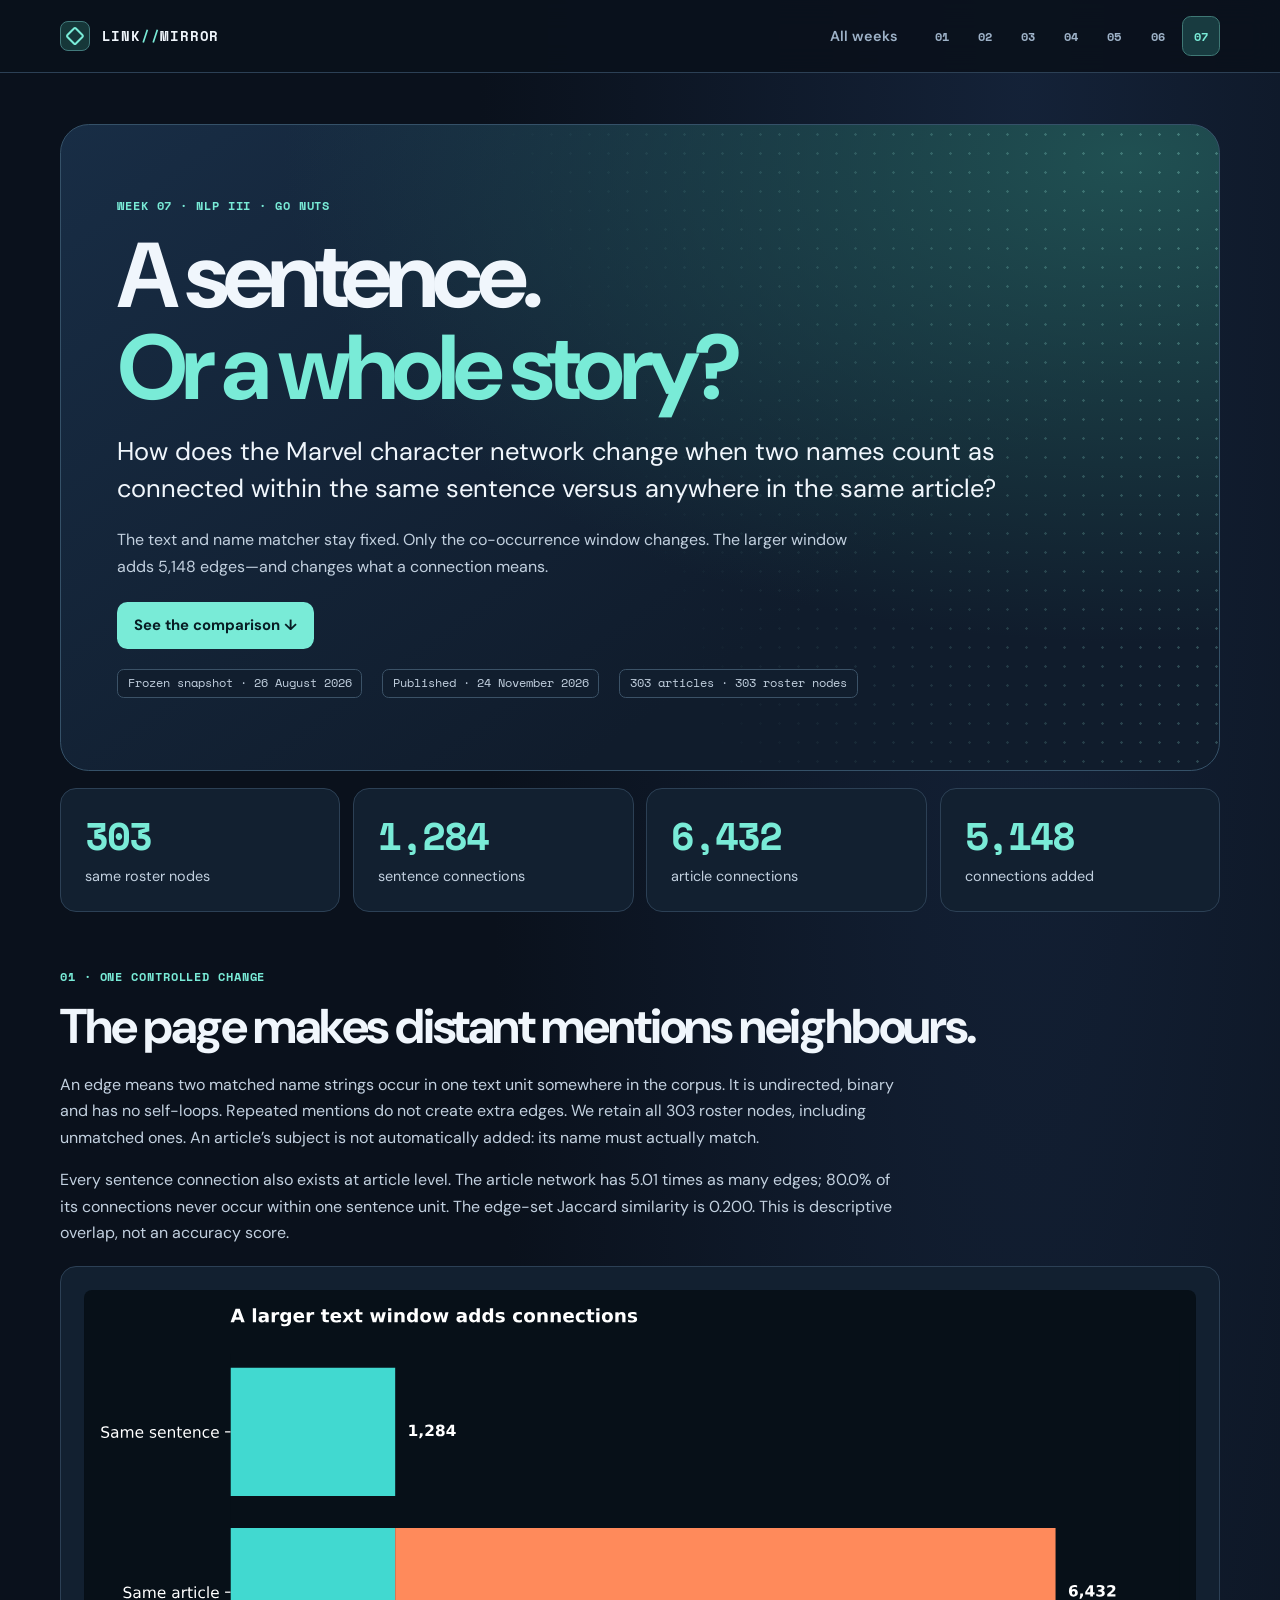
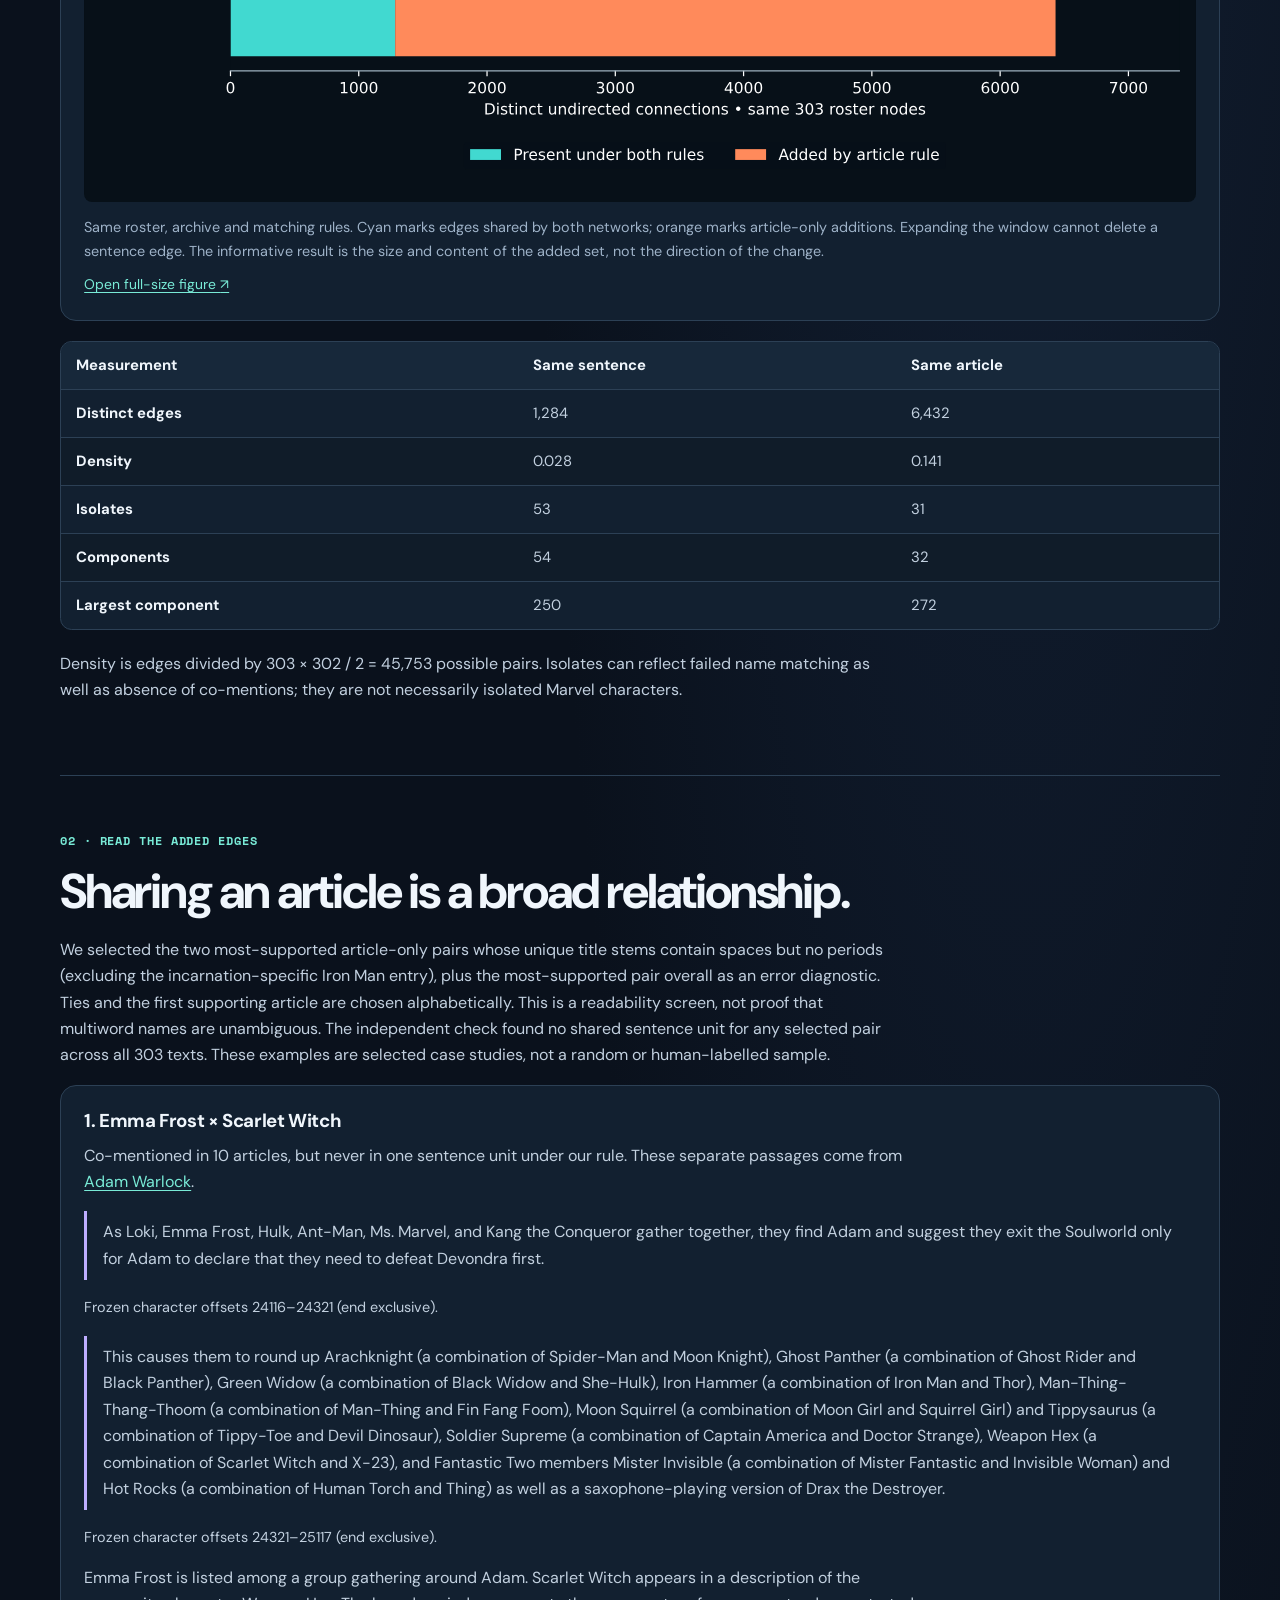
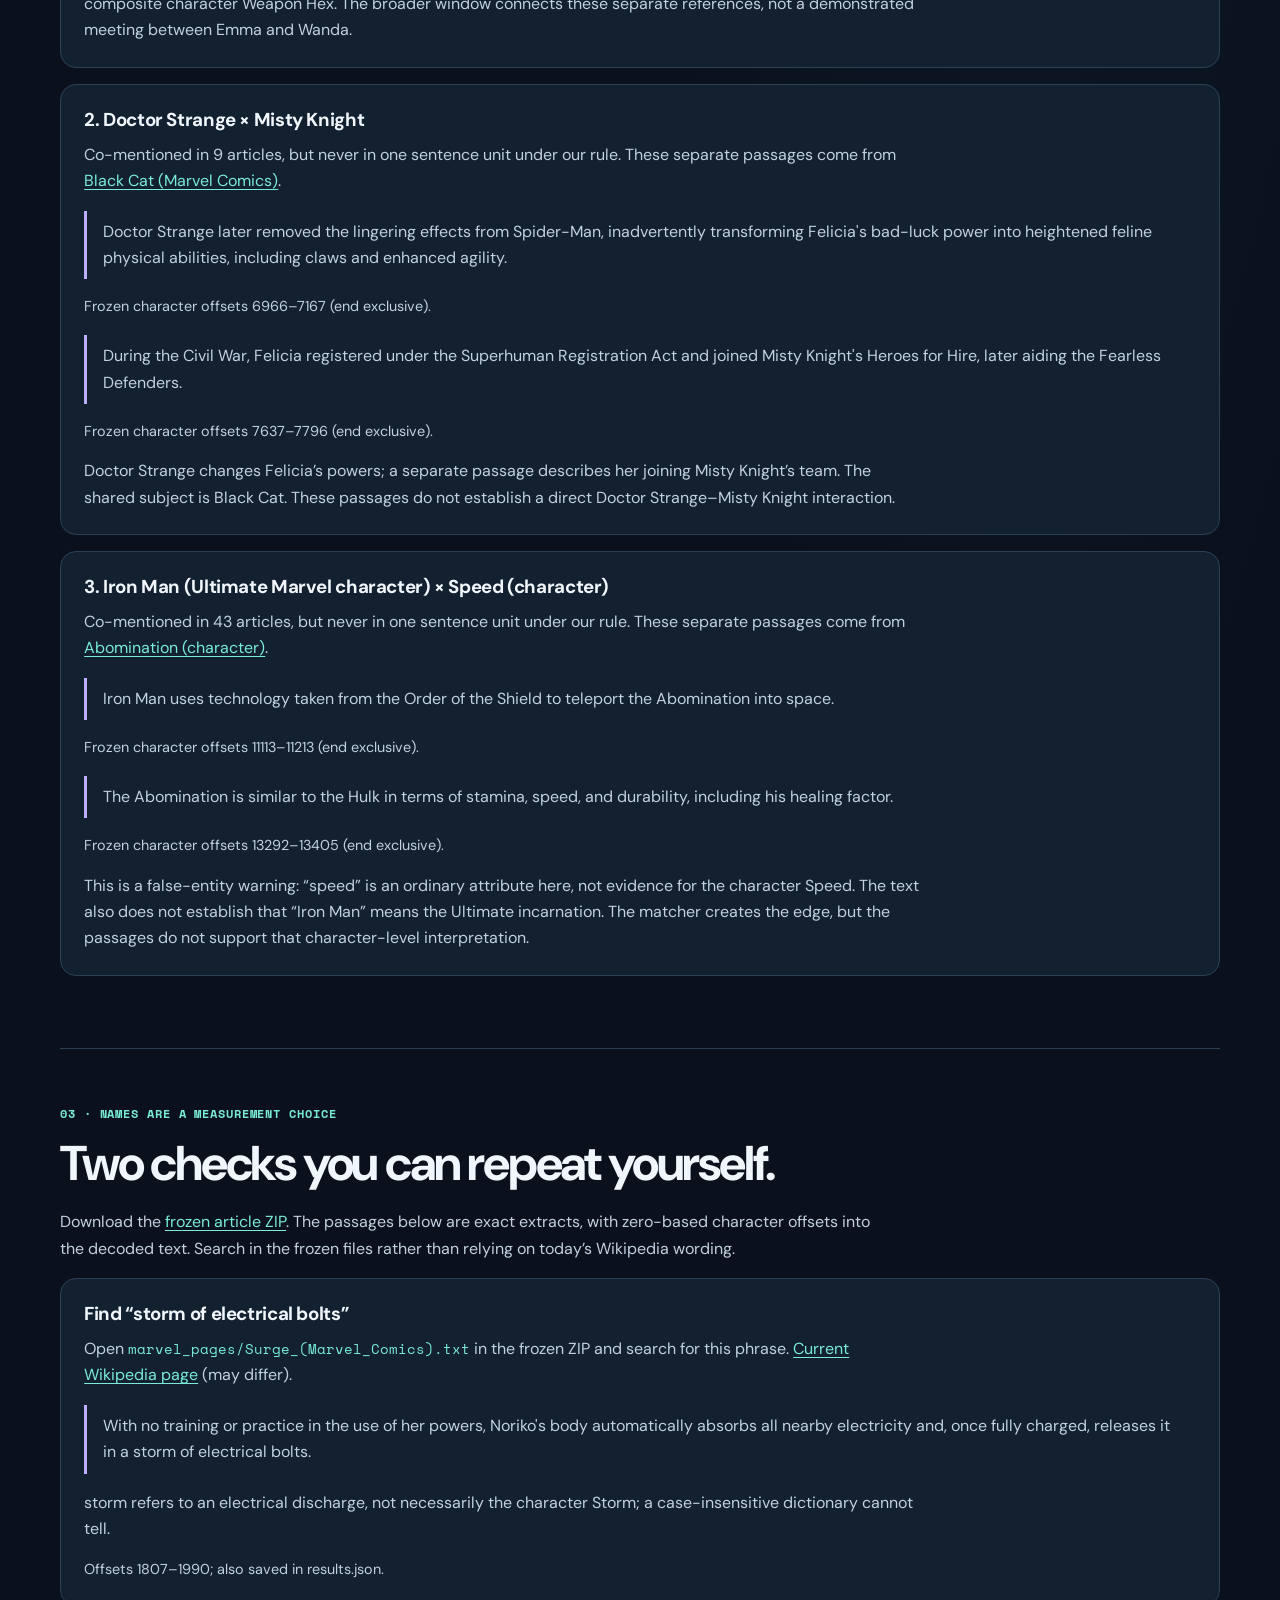
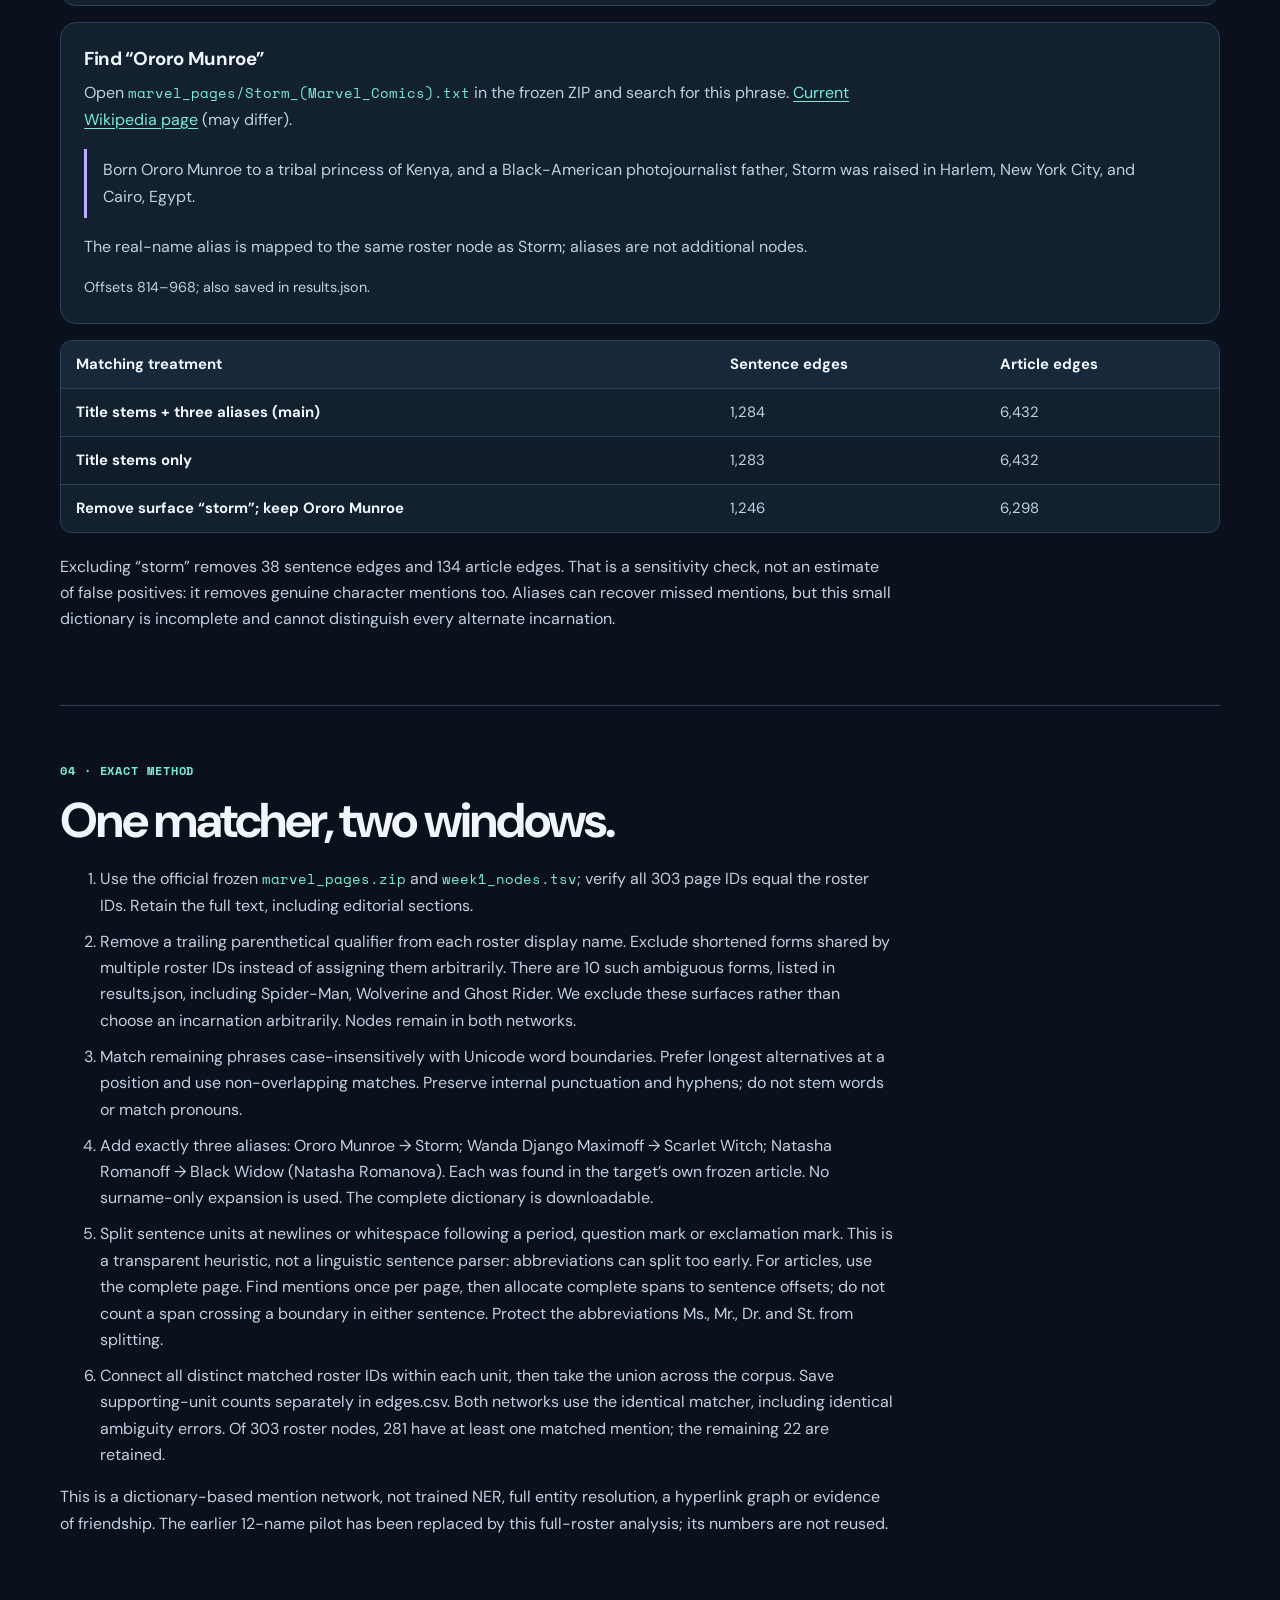
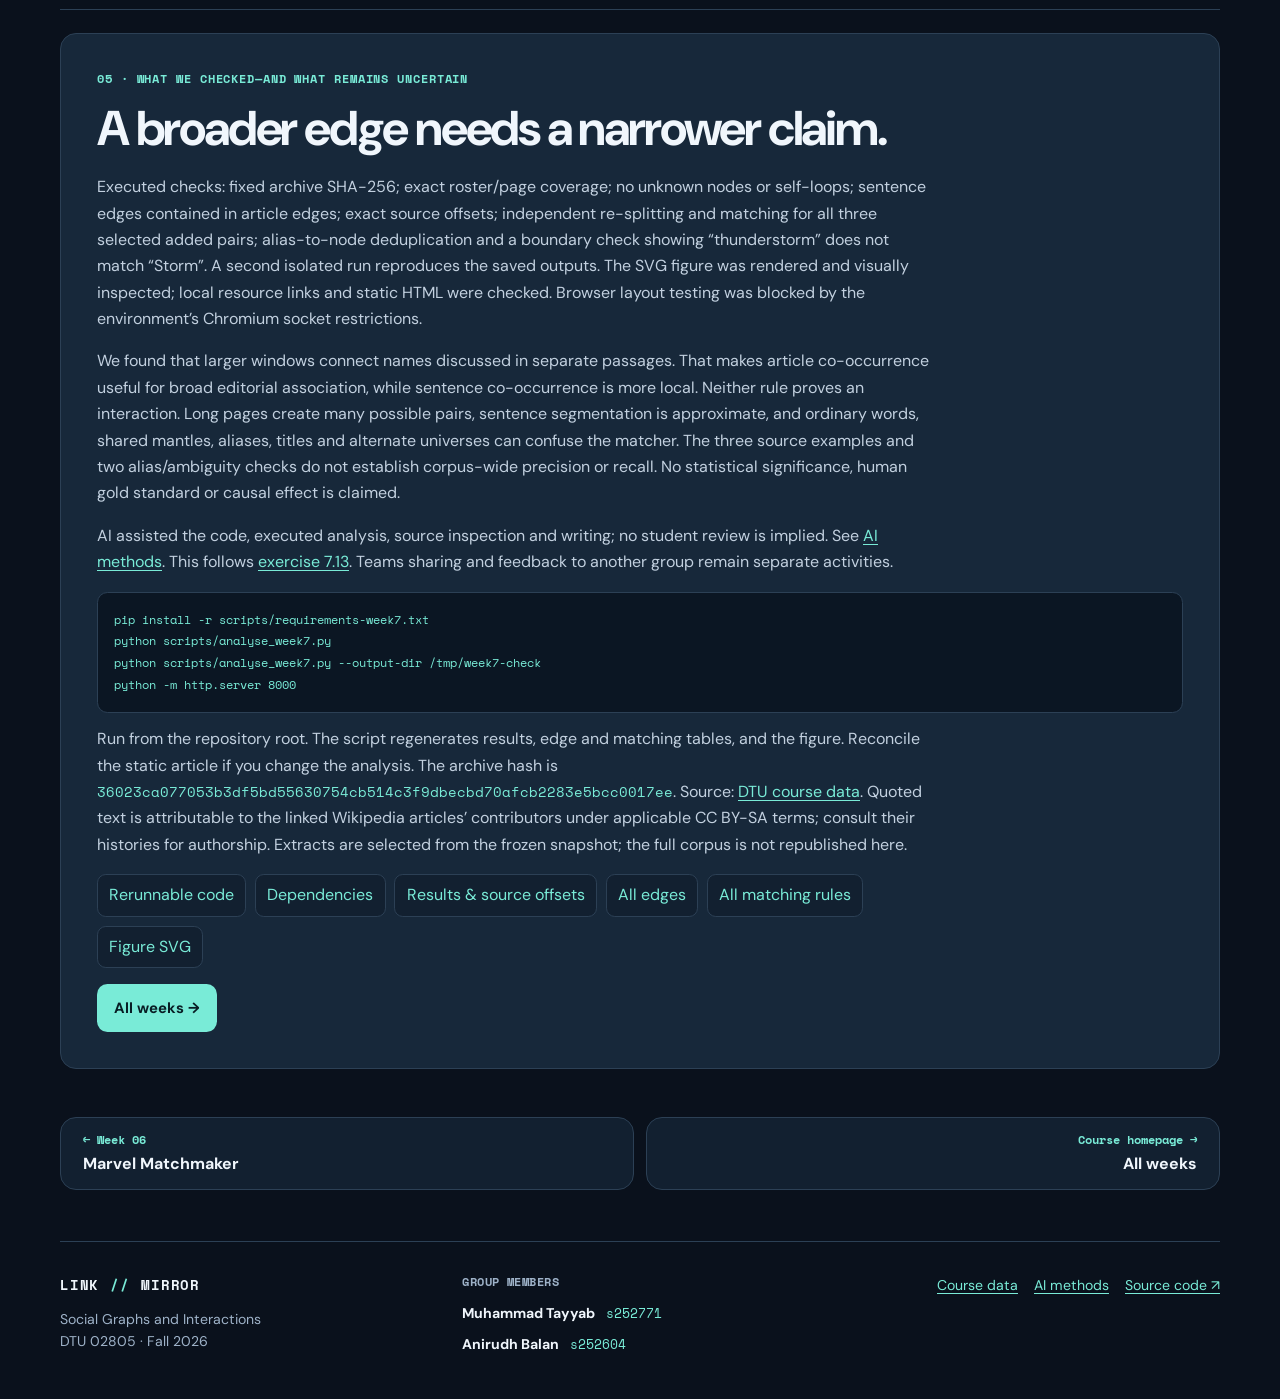
<file: weeks/week7/index.html>
<!doctype html><html lang="en"><head><meta charset="utf-8"><meta name="viewport" content="width=device-width,initial-scale=1"><meta name="description" content="Same 303 Marvel articles, different co-occurrence windows: sentence versus article networks with source evidence and alias checks."><title>A sentence or a whole story? · Week 7 · LINK//MIRROR</title><link rel="preconnect" href="https://fonts.googleapis.com">
  <link rel="preconnect" href="https://fonts.gstatic.com" crossorigin>
  <link rel="stylesheet" href="https://fonts.googleapis.com/css2?family=DM+Sans:wght@400;500;600;700&amp;family=Space+Mono:wght@400;700&amp;display=swap">
  <link rel="stylesheet" href="../../styles.css?v=5">
  <link rel="stylesheet" href="../../course.css?v=5"></head><body><a class="skip-link" href="#main-content">Skip to content</a>
  <header class="site-header">
    <div class="header-inner">
      <a class="brand" href="../../" aria-label="LINK//MIRROR home"><span class="brand-mark" aria-hidden="true"></span><span>LINK<span class="brand-accent">//</span>MIRROR</span></a>
      <nav class="week-nav" aria-label="Weekly navigation">
        <a class="week-nav-home" href="../../">All weeks</a>
        <a href="../../weeks/week1/" aria-label="Week 1">01</a>
        <a href="../../weeks/week2/" aria-label="Week 2">02</a>
        <a href="../../weeks/week3/" aria-label="Week 3">03</a>
        <a href="../../weeks/week4/" aria-label="Week 4">04</a>
        <a href="../../weeks/week5/" aria-label="Week 5">05</a>
        <a href="../../weeks/week6/" aria-label="Week 6">06</a>
        <a href="../../weeks/week7/" aria-label="Week 7" aria-current="page">07</a>
      </nav>
    </div>
  </header>

  <main id="main-content" tabindex="-1">
<section class="hero"><p class="eyebrow">Week 07 · NLP III · Go Nuts</p><h1>A sentence.<br><em>Or a whole story?</em></h1><p class="lede">How does the Marvel character network change when two names count as connected within the same sentence versus anywhere in the same article?</p><p>The text and name matcher stay fixed. Only the co-occurrence window changes. The larger window adds 5,148 edges—and changes what a connection means.</p><a class="button" href="#results">See the comparison ↓</a><div class="hero-meta"><span>Frozen snapshot · 26 August 2026</span><span>Published · 24 November 2026</span><span>303 articles · 303 roster nodes</span></div></section>
<section class="metrics" aria-label="Main findings"><article><strong>303</strong><span>same roster nodes</span></article><article><strong>1,284</strong><span>sentence connections</span></article><article><strong>6,432</strong><span>article connections</span></article><article><strong>5,148</strong><span>connections added</span></article></section>
<section class="prose" id="results"><p class="section-label">01 · One controlled change</p><h2>The page makes distant mentions neighbours.</h2><p>An edge means two matched name strings occur in one text unit somewhere in the corpus. It is undirected, binary and has no self-loops. Repeated mentions do not create extra edges. We retain all 303 roster nodes, including unmatched ones. An article’s subject is not automatically added: its name must actually match.</p><p>Every sentence connection also exists at article level. The article network has 5.01 times as many edges; 80.0% of its connections never occur within one sentence unit. The edge-set Jaccard similarity is 0.200. This is descriptive overlap, not an accuracy score.</p>
<figure class="result-figure"><img src="window-comparison.svg" alt="Sentence network: 1,284 edges. Article network: the same edges plus 5,148, totalling 6,432."><figcaption>Same roster, archive and matching rules. Cyan marks edges shared by both networks; orange marks article-only additions. Expanding the window cannot delete a sentence edge. The informative result is the size and content of the added set, not the direction of the change.<br><a class="figure-link" href="window-comparison.svg" target="_blank" rel="noopener">Open full-size figure <span aria-hidden="true">↗</span></a></figcaption></figure>
<div class="table-scroll"><table><thead><tr><th>Measurement</th><th>Same sentence</th><th>Same article</th></tr></thead><tbody><tr><th>Distinct edges</th><td>1,284</td><td>6,432</td></tr><tr><th>Density</th><td>0.028</td><td>0.141</td></tr><tr><th>Isolates</th><td>53</td><td>31</td></tr><tr><th>Components</th><td>54</td><td>32</td></tr><tr><th>Largest component</th><td>250</td><td>272</td></tr></tbody></table></div><p>Density is edges divided by 303 × 302 / 2 = 45,753 possible pairs. Isolates can reflect failed name matching as well as absence of co-mentions; they are not necessarily isolated Marvel characters.</p></section>
<section class="prose"><p class="section-label">02 · Read the added edges</p><h2>Sharing an article is a broad relationship.</h2><p>We selected the two most-supported article-only pairs whose unique title stems contain spaces but no periods (excluding the incarnation-specific Iron Man entry), plus the most-supported pair overall as an error diagnostic. Ties and the first supporting article are chosen alphabetically. This is a readability screen, not proof that multiword names are unambiguous. The independent check found no shared sentence unit for any selected pair across all 303 texts. These examples are selected case studies, not a random or human-labelled sample.</p><article class="case"><h3>1. Emma Frost × Scarlet Witch</h3><p>Co-mentioned in 10 articles, but never in one sentence unit under our rule. These separate passages come from <a href="https://en.wikipedia.org/wiki/Adam_Warlock">Adam Warlock</a>.</p><blockquote>As Loki, Emma Frost, Hulk, Ant-Man, Ms. Marvel, and Kang the Conqueror gather together, they find Adam and suggest they exit the Soulworld only for Adam to declare that they need to defeat Devondra first.</blockquote><p class="small">Frozen character offsets 24116–24321 (end exclusive).</p><blockquote>This causes them to round up Arachknight (a combination of Spider-Man and Moon Knight), Ghost Panther (a combination of Ghost Rider and Black Panther), Green Widow (a combination of Black Widow and She-Hulk), Iron Hammer (a combination of Iron Man and Thor), Man-Thing-Thang-Thoom (a combination of Man-Thing and Fin Fang Foom), Moon Squirrel (a combination of Moon Girl and Squirrel Girl) and Tippysaurus (a combination of Tippy-Toe and Devil Dinosaur), Soldier Supreme (a combination of Captain America and Doctor Strange), Weapon Hex (a combination of Scarlet Witch and X-23), and Fantastic Two members Mister Invisible (a combination of Mister Fantastic and Invisible Woman) and Hot Rocks (a combination of Human Torch and Thing) as well as a saxophone-playing version of Drax the Destroyer.</blockquote><p class="small">Frozen character offsets 24321–25117 (end exclusive).</p><p>Emma Frost is listed among a group gathering around Adam. Scarlet Witch appears in a description of the composite character Weapon Hex. The broader window connects these separate references, not a demonstrated meeting between Emma and Wanda.</p></article><article class="case"><h3>2. Doctor Strange × Misty Knight</h3><p>Co-mentioned in 9 articles, but never in one sentence unit under our rule. These separate passages come from <a href="https://en.wikipedia.org/wiki/Black_Cat_(Marvel_Comics)">Black Cat (Marvel Comics)</a>.</p><blockquote>Doctor Strange later removed the lingering effects from Spider-Man, inadvertently transforming Felicia&#x27;s bad-luck power into heightened feline physical abilities, including claws and enhanced agility.</blockquote><p class="small">Frozen character offsets 6966–7167 (end exclusive).</p><blockquote>During the Civil War, Felicia registered under the Superhuman Registration Act and joined Misty Knight&#x27;s Heroes for Hire, later aiding the Fearless Defenders.</blockquote><p class="small">Frozen character offsets 7637–7796 (end exclusive).</p><p>Doctor Strange changes Felicia’s powers; a separate passage describes her joining Misty Knight’s team. The shared subject is Black Cat. These passages do not establish a direct Doctor Strange–Misty Knight interaction.</p></article><article class="case"><h3>3. Iron Man (Ultimate Marvel character) × Speed (character)</h3><p>Co-mentioned in 43 articles, but never in one sentence unit under our rule. These separate passages come from <a href="https://en.wikipedia.org/wiki/Abomination_(character)">Abomination (character)</a>.</p><blockquote>Iron Man uses technology taken from the Order of the Shield to teleport the Abomination into space.</blockquote><p class="small">Frozen character offsets 11113–11213 (end exclusive).</p><blockquote>The Abomination is similar to the Hulk in terms of stamina, speed, and durability, including his healing factor.</blockquote><p class="small">Frozen character offsets 13292–13405 (end exclusive).</p><p>This is a false-entity warning: “speed” is an ordinary attribute here, not evidence for the character Speed. The text also does not establish that “Iron Man” means the Ultimate incarnation. The matcher creates the edge, but the passages do not support that character-level interpretation.</p></article></section>
<section class="prose"><p class="section-label">03 · Names are a measurement choice</p><h2>Two checks you can repeat yourself.</h2><p>Download the <a href="https://sunelehmann.com/socialgraphs2026-web/data/marvel_pages.zip">frozen article ZIP</a>. The passages below are exact extracts, with zero-based character offsets into the decoded text. Search in the frozen files rather than relying on today’s Wikipedia wording.</p><article class="case"><h3>Find “storm of electrical bolts”</h3><p>Open <code>marvel_pages/Surge_(Marvel_Comics).txt</code> in the frozen ZIP and search for this phrase. <a href="https://en.wikipedia.org/wiki/Surge_(Marvel_Comics)">Current Wikipedia page</a> (may differ).</p><blockquote>With no training or practice in the use of her powers, Noriko&#x27;s body automatically absorbs all nearby electricity and, once fully charged, releases it in a storm of electrical bolts.</blockquote><p>storm refers to an electrical discharge, not necessarily the character Storm; a case-insensitive dictionary cannot tell.</p><p class="small">Offsets 1807–1990; also saved in results.json.</p></article><article class="case"><h3>Find “Ororo Munroe”</h3><p>Open <code>marvel_pages/Storm_(Marvel_Comics).txt</code> in the frozen ZIP and search for this phrase. <a href="https://en.wikipedia.org/wiki/Storm_(Marvel_Comics)">Current Wikipedia page</a> (may differ).</p><blockquote>Born Ororo Munroe to a tribal princess of Kenya, and a Black-American photojournalist father, Storm was raised in Harlem, New York City, and Cairo, Egypt.</blockquote><p>The real-name alias is mapped to the same roster node as Storm; aliases are not additional nodes.</p><p class="small">Offsets 814–968; also saved in results.json.</p></article>
<div class="table-scroll"><table><thead><tr><th>Matching treatment</th><th>Sentence edges</th><th>Article edges</th></tr></thead><tbody><tr><th>Title stems + three aliases (main)</th><td>1,284</td><td>6,432</td></tr><tr><th>Title stems only</th><td>1,283</td><td>6,432</td></tr><tr><th>Remove surface “storm”; keep Ororo Munroe</th><td>1,246</td><td>6,298</td></tr></tbody></table></div><p>Excluding “storm” removes 38 sentence edges and 134 article edges. That is a sensitivity check, not an estimate of false positives: it removes genuine character mentions too. Aliases can recover missed mentions, but this small dictionary is incomplete and cannot distinguish every alternate incarnation.</p></section>
<section class="prose"><p class="section-label">04 · Exact method</p><h2>One matcher, two windows.</h2><ol><li>Use the official frozen <code>marvel_pages.zip</code> and <code>week1_nodes.tsv</code>; verify all 303 page IDs equal the roster IDs. Retain the full text, including editorial sections.</li><li>Remove a trailing parenthetical qualifier from each roster display name. Exclude shortened forms shared by multiple roster IDs instead of assigning them arbitrarily. There are 10 such ambiguous forms, listed in results.json, including Spider-Man, Wolverine and Ghost Rider. We exclude these surfaces rather than choose an incarnation arbitrarily. Nodes remain in both networks.</li><li>Match remaining phrases case-insensitively with Unicode word boundaries. Prefer longest alternatives at a position and use non-overlapping matches. Preserve internal punctuation and hyphens; do not stem words or match pronouns.</li><li>Add exactly three aliases: Ororo Munroe → Storm; Wanda Django Maximoff → Scarlet Witch; Natasha Romanoff → Black Widow (Natasha Romanova). Each was found in the target’s own frozen article. No surname-only expansion is used. The complete dictionary is downloadable.</li><li>Split sentence units at newlines or whitespace following a period, question mark or exclamation mark. This is a transparent heuristic, not a linguistic sentence parser: abbreviations can split too early. For articles, use the complete page. Find mentions once per page, then allocate complete spans to sentence offsets; do not count a span crossing a boundary in either sentence. Protect the abbreviations Ms., Mr., Dr. and St. from splitting.</li><li>Connect all distinct matched roster IDs within each unit, then take the union across the corpus. Save supporting-unit counts separately in edges.csv. Both networks use the identical matcher, including identical ambiguity errors. Of 303 roster nodes, 281 have at least one matched mention; the remaining 22 are retained.</li></ol><p>This is a dictionary-based mention network, not trained NER, full entity resolution, a hyperlink graph or evidence of friendship. The earlier 12-name pilot has been replaced by this full-roster analysis; its numbers are not reused.</p></section>
<section class="prose limitations"><p class="section-label">05 · What we checked—and what remains uncertain</p><h2>A broader edge needs a narrower claim.</h2><p>Executed checks: fixed archive SHA-256; exact roster/page coverage; no unknown nodes or self-loops; sentence edges contained in article edges; exact source offsets; independent re-splitting and matching for all three selected added pairs; alias-to-node deduplication and a boundary check showing “thunderstorm” does not match “Storm”. A second isolated run reproduces the saved outputs. The SVG figure was rendered and visually inspected; local resource links and static HTML were checked. Browser layout testing was blocked by the environment’s Chromium socket restrictions.</p><p>We found that larger windows connect names discussed in separate passages. That makes article co-occurrence useful for broad editorial association, while sentence co-occurrence is more local. Neither rule proves an interaction. Long pages create many possible pairs, sentence segmentation is approximate, and ordinary words, shared mantles, aliases, titles and alternate universes can confuse the matcher. The three source examples and two alias/ambiguity checks do not establish corpus-wide precision or recall. No statistical significance, human gold standard or causal effect is claimed.</p><p>AI assisted the code, executed analysis, source inspection and writing; no student review is implied. See <a href="../../AI_METHODS.md">AI methods</a>. This follows <a href="https://sunelehmann.com/socialgraphs2026-web/weeks/week7.html#go-nuts">exercise 7.13</a>. Teams sharing and feedback to another group remain separate activities.</p>
<pre><code>pip install -r scripts/requirements-week7.txt
python scripts/analyse_week7.py
python scripts/analyse_week7.py --output-dir /tmp/week7-check
python -m http.server 8000</code></pre><p>Run from the repository root. The script regenerates results, edge and matching tables, and the figure. Reconcile the static article if you change the analysis. The archive hash is <code>36023ca077053b3df5bd55630754cb514c3f9dbecbd70afcb2283e5bcc0017ee</code>. Source: <a href="https://sunelehmann.com/socialgraphs2026-web/data/">DTU course data</a>. Quoted text is attributable to the linked Wikipedia articles’ contributors under applicable CC BY-SA terms; consult their histories for authorship. Extracts are selected from the frozen snapshot; the full corpus is not republished here.</p><p class="downloads"><a href="../../scripts/analyse_week7.py">Rerunnable code</a><a href="../../scripts/requirements-week7.txt">Dependencies</a><a href="results.json">Results & source offsets</a><a href="edges.csv">All edges</a><a href="matching_rules.csv">All matching rules</a><a href="window-comparison.svg">Figure SVG</a></p><a class="button" href="../../index.html">All weeks →</a></section>

    <nav class="week-pagination" aria-label="Previous and next week">
      <a href="../week6/"><span>← Week 06</span><strong>Marvel Matchmaker</strong></a>
      <a href="../../"><span>Course homepage →</span><strong>All weeks</strong></a>
    </nav>
  </main>

  <footer class="site-footer">
    <div class="footer-brand">
      <a class="brand" href="../../" aria-label="LINK//MIRROR home">LINK<span class="brand-accent">//</span>MIRROR</a>
      <p>Social Graphs and Interactions<br>DTU 02805 · Fall 2026</p>
    </div>
    <div>
      <p class="footer-heading">Group members</p>
      <ul class="member-list">
        <li><span class="member-name">Muhammad Tayyab</span> <span class="student-id">s252771</span></li>
        <li><span class="member-name">Anirudh Balan</span> <span class="student-id">s252604</span></li>
      </ul>
    </div>
    <nav class="footer-links" aria-label="Course resources">
      <a href="https://sunelehmann.com/socialgraphs2026-web/data/">Course data</a>
      <a href="../../AI_METHODS.md">AI methods</a>
      <a href="https://github.com/tayyab859/Social-graphs-2026">Source code <span aria-hidden="true">↗</span></a>
    </nav>
  </footer></body></html>
</file>
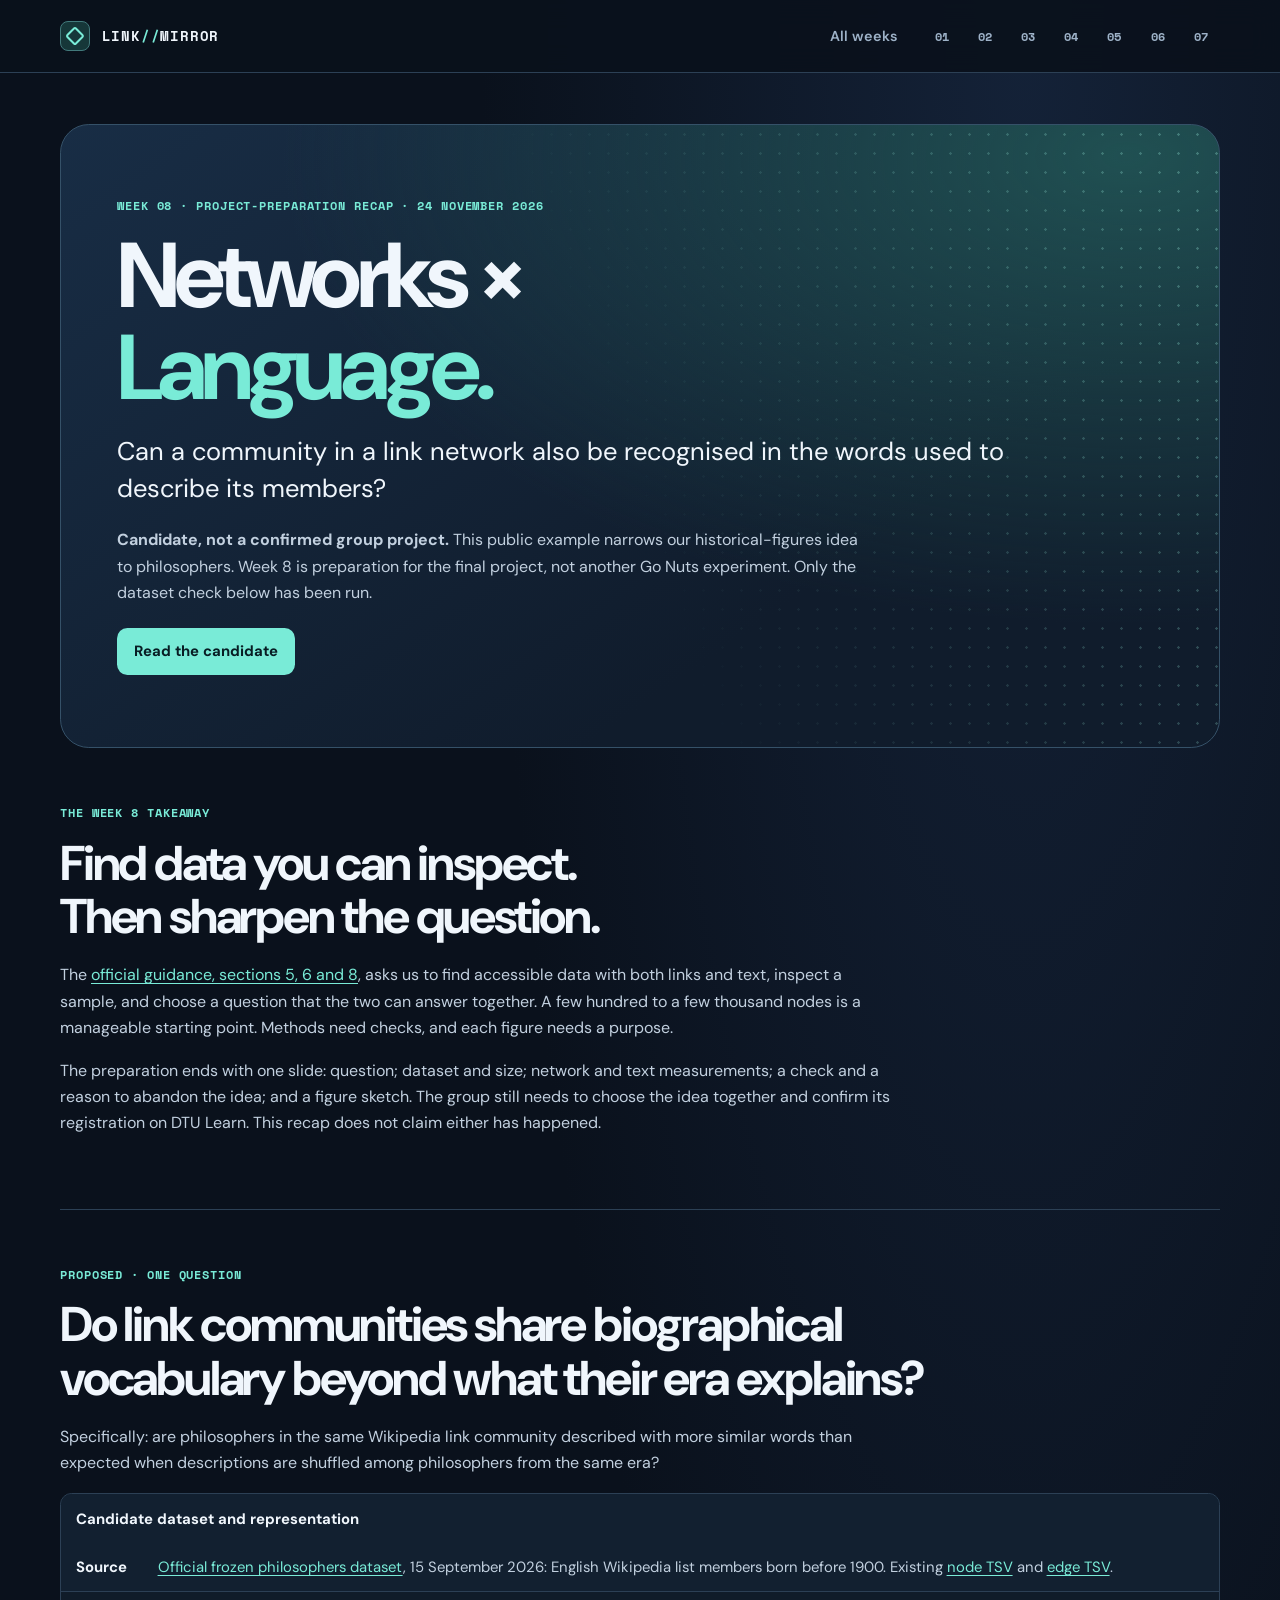
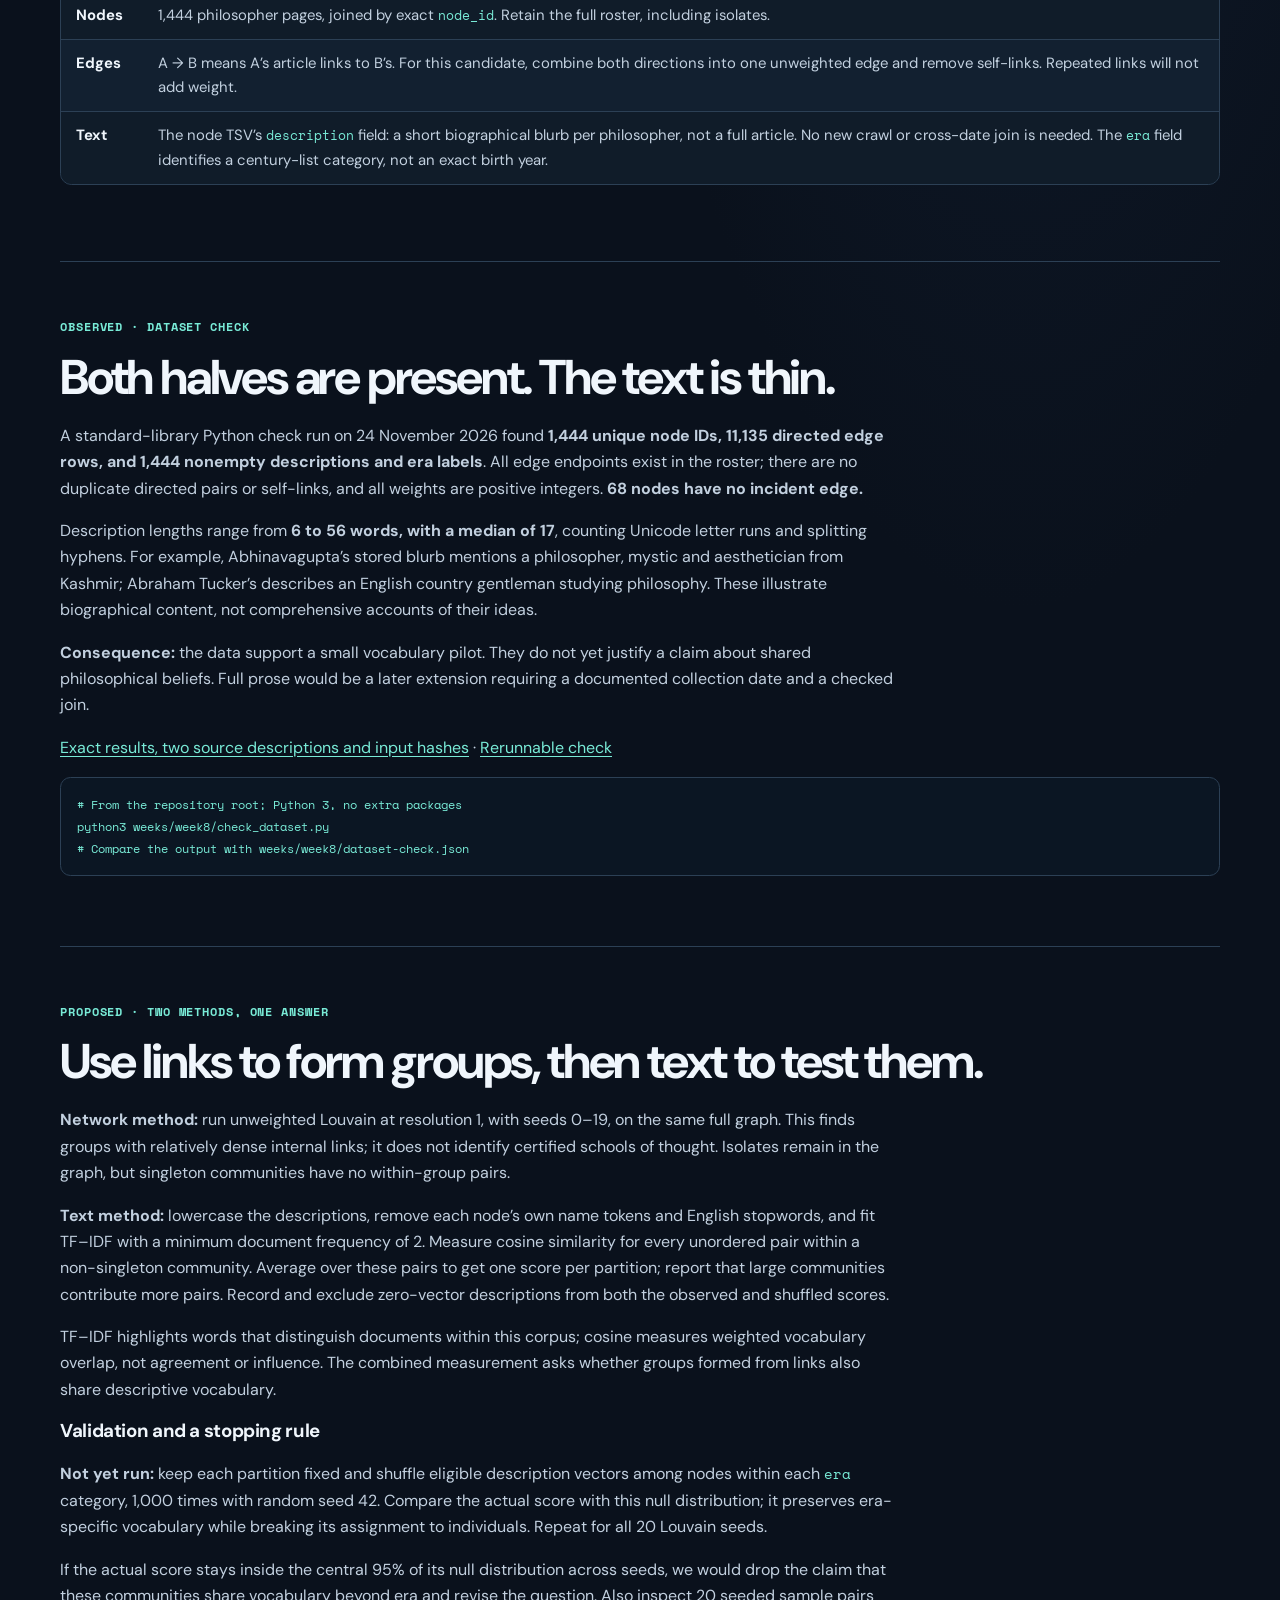
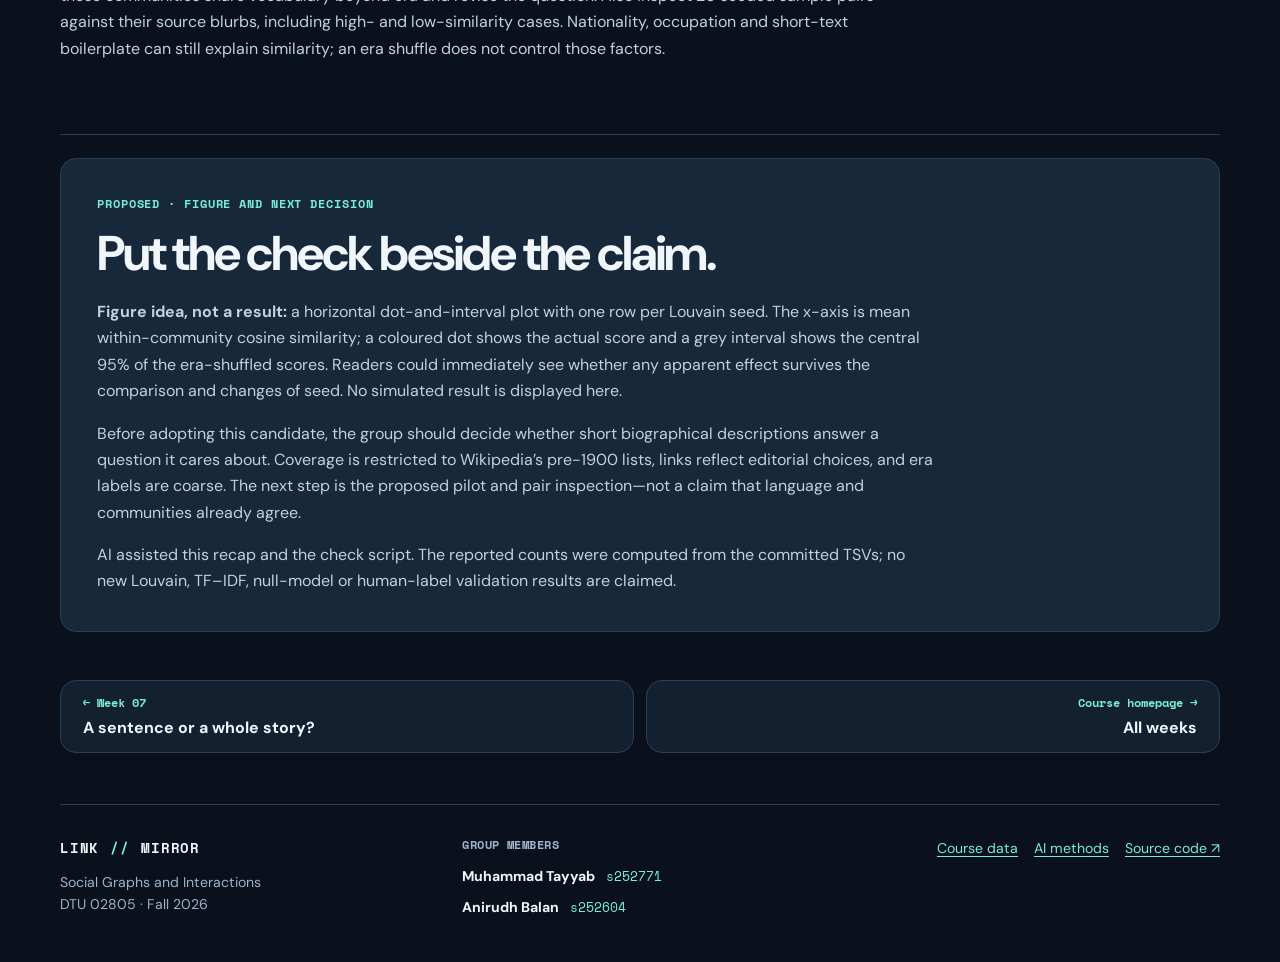
<file: weeks/week8/index.html>
<!doctype html><html lang="en"><head><meta charset="utf-8"><meta name="viewport" content="width=device-width,initial-scale=1"><meta name="description" content="Week 8 project-preparation recap: a philosopher network and language candidate, a reproducible dataset check, and proposed validation."><title>Project preparation · Week 8 · LINK//MIRROR</title><link rel="preconnect" href="https://fonts.googleapis.com">
  <link rel="preconnect" href="https://fonts.gstatic.com" crossorigin>
  <link rel="stylesheet" href="https://fonts.googleapis.com/css2?family=DM+Sans:wght@400;500;600;700&amp;family=Space+Mono:wght@400;700&amp;display=swap">
  <link rel="stylesheet" href="../../styles.css?v=5">
  <link rel="stylesheet" href="../../course.css?v=5"></head><body><a class="skip-link" href="#main-content">Skip to content</a>
  <header class="site-header">
    <div class="header-inner">
      <a class="brand" href="../../" aria-label="LINK//MIRROR home"><span class="brand-mark" aria-hidden="true"></span><span>LINK<span class="brand-accent">//</span>MIRROR</span></a>
      <nav class="week-nav" aria-label="Weekly navigation">
        <a class="week-nav-home" href="../../">All weeks</a>
        <a href="../../weeks/week1/" aria-label="Week 1">01</a>
        <a href="../../weeks/week2/" aria-label="Week 2">02</a>
        <a href="../../weeks/week3/" aria-label="Week 3">03</a>
        <a href="../../weeks/week4/" aria-label="Week 4">04</a>
        <a href="../../weeks/week5/" aria-label="Week 5">05</a>
        <a href="../../weeks/week6/" aria-label="Week 6">06</a>
        <a href="../../weeks/week7/" aria-label="Week 7">07</a>
      </nav>
    </div>
  </header>

  <main id="main-content" tabindex="-1">
<section class="hero"><p class="eyebrow">Week 08 · Project-preparation recap · 24 November 2026</p>
<h1>Networks ×<br><em>Language.</em></h1>
<p class="lede">Can a community in a link network also be recognised in the words used to describe its members?</p>
<p><strong>Candidate, not a confirmed group project.</strong> This public example narrows our historical-figures idea to philosophers. Week 8 is preparation for the final project, not another Go Nuts experiment. Only the dataset check below has been run.</p>
<a class="button" href="#candidate">Read the candidate</a></section>
<section class="prose"><p class="section-label">The Week 8 takeaway</p><h2>Find data you can inspect. Then sharpen the question.</h2>
<p>The <a href="https://sunelehmann.com/socialgraphs2026-web/weeks/week8.html">official guidance, sections 5, 6 and 8</a>, asks us to find accessible data with both links and text, inspect a sample, and choose a question that the two can answer together. A few hundred to a few thousand nodes is a manageable starting point. Methods need checks, and each figure needs a purpose.</p>
<p>The preparation ends with one slide: question; dataset and size; network and text measurements; a check and a reason to abandon the idea; and a figure sketch. The group still needs to choose the idea together and confirm its registration on DTU Learn. This recap does not claim either has happened.</p></section>
<section class="prose" id="candidate"><p class="section-label">Proposed · One question</p><h2>Do link communities share biographical vocabulary beyond what their era explains?</h2>
<p>Specifically: are philosophers in the same Wikipedia link community described with more similar words than expected when descriptions are shuffled among philosophers from the same era?</p>
<div class="table-scroll"><table><caption>Candidate dataset and representation</caption><tbody>
<tr><th scope="row">Source</th><td><a href="https://sunelehmann.com/socialgraphs2026-web/data/">Official frozen philosophers dataset</a>, 15 September 2026: English Wikipedia list members born before 1900. Existing <a href="../../data/week4/week4_philosophers_nodes.tsv">node TSV</a> and <a href="../../data/week4/week4_philosophers_edges.tsv">edge TSV</a>.</td></tr>
<tr><th scope="row">Nodes</th><td>1,444 philosopher pages, joined by exact <code>node_id</code>. Retain the full roster, including isolates.</td></tr>
<tr><th scope="row">Edges</th><td>A → B means A’s article links to B’s. For this candidate, combine both directions into one unweighted edge and remove self-links. Repeated links will not add weight.</td></tr>
<tr><th scope="row">Text</th><td>The node TSV’s <code>description</code> field: a short biographical blurb per philosopher, not a full article. No new crawl or cross-date join is needed. The <code>era</code> field identifies a century-list category, not an exact birth year.</td></tr>
</tbody></table></div></section>
<section class="prose"><p class="section-label">Observed · Dataset check</p><h2>Both halves are present. The text is thin.</h2>
<p>A standard-library Python check run on 24 November 2026 found <strong>1,444 unique node IDs, 11,135 directed edge rows, and 1,444 nonempty descriptions and era labels</strong>. All edge endpoints exist in the roster; there are no duplicate directed pairs or self-links, and all weights are positive integers. <strong>68 nodes have no incident edge.</strong></p>
<p>Description lengths range from <strong>6 to 56 words, with a median of 17</strong>, counting Unicode letter runs and splitting hyphens. For example, Abhinavagupta’s stored blurb mentions a philosopher, mystic and aesthetician from Kashmir; Abraham Tucker’s describes an English country gentleman studying philosophy. These illustrate biographical content, not comprehensive accounts of their ideas.</p>
<p><strong>Consequence:</strong> the data support a small vocabulary pilot. They do not yet justify a claim about shared philosophical beliefs. Full prose would be a later extension requiring a documented collection date and a checked join.</p>
<p><a href="dataset-check.json">Exact results, two source descriptions and input hashes</a> · <a href="check_dataset.py">Rerunnable check</a></p>
<pre><code># From the repository root; Python 3, no extra packages
python3 weeks/week8/check_dataset.py
# Compare the output with weeks/week8/dataset-check.json</code></pre></section>
<section class="prose"><p class="section-label">Proposed · Two methods, one answer</p><h2>Use links to form groups, then text to test them.</h2>
<p><strong>Network method:</strong> run unweighted Louvain at resolution 1, with seeds 0–19, on the same full graph. This finds groups with relatively dense internal links; it does not identify certified schools of thought. Isolates remain in the graph, but singleton communities have no within-group pairs.</p>
<p><strong>Text method:</strong> lowercase the descriptions, remove each node’s own name tokens and English stopwords, and fit TF–IDF with a minimum document frequency of 2. Measure cosine similarity for every unordered pair within a non-singleton community. Average over these pairs to get one score per partition; report that large communities contribute more pairs. Record and exclude zero-vector descriptions from both the observed and shuffled scores.</p>
<p>TF–IDF highlights words that distinguish documents within this corpus; cosine measures weighted vocabulary overlap, not agreement or influence. The combined measurement asks whether groups formed from links also share descriptive vocabulary.</p>
<h3>Validation and a stopping rule</h3>
<p><strong>Not yet run:</strong> keep each partition fixed and shuffle eligible description vectors among nodes within each <code>era</code> category, 1,000 times with random seed 42. Compare the actual score with this null distribution; it preserves era-specific vocabulary while breaking its assignment to individuals. Repeat for all 20 Louvain seeds.</p>
<p>If the actual score stays inside the central 95% of its null distribution across seeds, we would drop the claim that these communities share vocabulary beyond era and revise the question. Also inspect 20 seeded sample pairs against their source blurbs, including high- and low-similarity cases. Nationality, occupation and short-text boilerplate can still explain similarity; an era shuffle does not control those factors.</p></section>
<section class="prose limitations"><p class="section-label">Proposed · Figure and next decision</p><h2>Put the check beside the claim.</h2>
<p><strong>Figure idea, not a result:</strong> a horizontal dot-and-interval plot with one row per Louvain seed. The x-axis is mean within-community cosine similarity; a coloured dot shows the actual score and a grey interval shows the central 95% of the era-shuffled scores. Readers could immediately see whether any apparent effect survives the comparison and changes of seed. No simulated result is displayed here.</p>
<p>Before adopting this candidate, the group should decide whether short biographical descriptions answer a question it cares about. Coverage is restricted to Wikipedia’s pre-1900 lists, links reflect editorial choices, and era labels are coarse. The next step is the proposed pilot and pair inspection—not a claim that language and communities already agree.</p>
<p>AI assisted this recap and the check script. The reported counts were computed from the committed TSVs; no new Louvain, TF–IDF, null-model or human-label validation results are claimed.</p>
</section>

    <nav class="week-pagination" aria-label="Previous and next week">
      <a href="../week7/"><span>← Week 07</span><strong>A sentence or a whole story?</strong></a>
      <a href="../../"><span>Course homepage →</span><strong>All weeks</strong></a>
    </nav>
  </main>

  <footer class="site-footer">
    <div class="footer-brand">
      <a class="brand" href="../../" aria-label="LINK//MIRROR home">LINK<span class="brand-accent">//</span>MIRROR</a>
      <p>Social Graphs and Interactions<br>DTU 02805 · Fall 2026</p>
    </div>
    <div>
      <p class="footer-heading">Group members</p>
      <ul class="member-list">
        <li><span class="member-name">Muhammad Tayyab</span> <span class="student-id">s252771</span></li>
        <li><span class="member-name">Anirudh Balan</span> <span class="student-id">s252604</span></li>
      </ul>
    </div>
    <nav class="footer-links" aria-label="Course resources">
      <a href="https://sunelehmann.com/socialgraphs2026-web/data/">Course data</a>
      <a href="../../AI_METHODS.md">AI methods</a>
      <a href="https://github.com/tayyab859/Social-graphs-2026">Source code <span aria-hidden="true">↗</span></a>
    </nav>
  </footer></body></html>
</file>
<file: styles.css>
:root {
  color-scheme: dark;
  --bg: #0a111c;
  --panel: #122030;
  --panel-2: #17283a;
  --text: #f0f6fc;
  --body: #c2d0df;
  --muted: #9eb2c8;
  --line: #2c4055;
  --cyan: #79ebd7;
  --orange: #ffae87;
  --violet: #bdadff;
  --max: 1160px;
  --gutter: clamp(1rem, 3.5vw, 2.5rem);
  --radius: 1rem;
  --mono: "Space Mono", ui-monospace, monospace;
}

* { box-sizing: border-box; }

html {
  scroll-behavior: smooth;
  scroll-padding-top: 6rem;
}

body {
  margin: 0;
  color: var(--text);
  background: radial-gradient(ellipse at 80% 0, #142238 0, transparent 34rem), var(--bg);
  font: 400 1rem/1.65 "DM Sans", system-ui, sans-serif;
}

a {
  color: var(--cyan);
  text-underline-offset: .2em;
}

a:hover { text-decoration-thickness: 2px; }

button, input, select { font: inherit; }

:where(a, button, input, select, summary, [tabindex]):focus-visible {
  outline: 2px solid var(--orange);
  outline-offset: 4px;
}

img { max-width: 100%; }

h1, h2, h3, h4, p { margin-top: 0; }

h1, h2, h3, h4 { text-wrap: balance; }

h1 {
  margin-bottom: 1.3rem;
  font-size: clamp(2.65rem, 7.6vw, 5.75rem);
  line-height: 1;
  letter-spacing: -.064em;
}

h1 em {
  color: var(--cyan);
  font-style: normal;
}

h2 {
  margin-bottom: 1.15rem;
  font-size: clamp(1.85rem, 4vw, 3.05rem);
  line-height: 1.1;
  letter-spacing: -.045em;
}

h3, h4 {
  line-height: 1.25;
  letter-spacing: -.02em;
}

code {
  color: var(--cyan);
  font-family: var(--mono);
  font-size: .9em;
  overflow-wrap: anywhere;
}

.skip-link {
  position: fixed;
  z-index: 30;
  top: .75rem;
  left: var(--gutter);
  transform: translateY(calc(-100% - 1rem));
  padding: .65rem 1rem;
  border-radius: .5rem;
  background: var(--cyan);
  color: var(--bg);
  font-weight: 700;
}

.skip-link:focus { transform: none; }

.header-inner, main, .site-footer {
  width: min(calc(100% - 2 * var(--gutter)), var(--max));
  margin-inline: auto;
}

.site-header {
  position: sticky;
  z-index: 20;
  top: 0;
  border-bottom: 1px solid var(--line);
  background: rgb(10 17 28 / 94%);
  backdrop-filter: blur(14px);
}

.header-inner {
  min-height: 4.5rem;
  display: flex;
  align-items: center;
  justify-content: space-between;
  gap: 1rem;
}

.brand {
  display: inline-flex;
  align-items: center;
  gap: .7rem;
  color: var(--text);
  text-decoration: none;
  white-space: nowrap;
  font: 700 .9rem/1 var(--mono);
  letter-spacing: .055em;
}

.brand-mark {
  display: grid;
  place-items: center;
  inline-size: 1.9rem;
  block-size: 1.9rem;
  border: 1px solid #427a7c;
  border-radius: .5rem;
  background: #163739;
}

.brand-mark::before {
  content: "";
  inline-size: .62rem;
  block-size: .62rem;
  border: 2px solid var(--cyan);
  border-radius: .15rem;
  transform: rotate(45deg);
}

.brand-accent { color: var(--cyan); }

.week-nav {
  display: flex;
  align-items: center;
  gap: .3rem;
}

.week-nav a {
  display: grid;
  place-items: center;
  min-inline-size: 2.4rem;
  min-block-size: 2.5rem;
  padding: .3rem;
  border-radius: .55rem;
  border: 1px solid transparent;
  color: var(--muted);
  text-decoration: none;
  font: 700 .77rem/1 var(--mono);
}

.week-nav .week-nav-home {
  margin-inline-end: .45rem;
  padding-inline: .7rem;
  white-space: nowrap;
  font: 600 .9rem/1 "DM Sans", system-ui, sans-serif;
}

.week-nav a:hover {
  color: var(--text);
  background: var(--panel-2);
}

.week-nav a[aria-current="page"] {
  border-color: #3f7875;
  background: #183b40;
  color: var(--cyan);
}

main { padding: clamp(1.25rem, 4vw, 3.25rem) 0; }

.hero {
  position: relative;
  isolation: isolate;
  overflow: hidden;
  padding: clamp(2rem, 5.8vw, 4.5rem) clamp(1.15rem, 5vw, 3.5rem);
  border: 1px solid #355168;
  border-radius: clamp(1rem, 3vw, 1.8rem);
  background:
    radial-gradient(ellipse at 92% 5%, #205052 0, transparent 56%),
    linear-gradient(145deg, #182d45, #101c2c 69%);
}

.hero::before {
  content: "";
  position: absolute;
  z-index: -1;
  inset: 0 0 0 35%;
  pointer-events: none;
  background: radial-gradient(circle, #8cdacd55 1px, transparent 1.5px) 0 0 / 19px 19px;
  mask-image: linear-gradient(70deg, transparent 25%, #000 96%);
}

.eyebrow, .section-label {
  margin: 0 0 .9rem;
  color: var(--cyan);
  font: 700 .75rem/1.5 var(--mono);
  letter-spacing: .075em;
  text-transform: uppercase;
}

.lede {
  max-width: 54ch;
  margin-bottom: 1.2rem;
  color: var(--text);
  font-size: clamp(1.15rem, 2.4vw, 1.6rem);
  line-height: 1.44;
}

.hero > p:not(.eyebrow, .lede) {
  max-width: 68ch;
  color: var(--body);
}

.hero-meta {
  display: flex;
  flex-wrap: wrap;
  gap: .6rem 1.25rem;
  margin-top: 1.25rem;
  color: var(--body);
  font: 400 .73rem/1.55 var(--mono);
}

.hero-meta span {
  padding: .27rem .6rem;
  border: 1px solid #3b5267;
  border-radius: .42rem;
  background: #111e2e;
}

.hero-actions {
  display: flex;
  flex-wrap: wrap;
  align-items: center;
  gap: .65rem;
}

.button, .button-secondary {
  display: inline-flex;
  align-items: center;
  justify-content: center;
  gap: .55rem;
  min-height: 2.75rem;
  padding: .65rem 1rem;
  border: 1px solid transparent;
  border-radius: .65rem;
  text-align: center;
  text-decoration: none;
  font-size: .93rem;
  font-weight: 700;
}

.button {
  background: var(--cyan);
  color: #081d24;
}

.button:hover { background: #a4f5e7; }

.button-secondary {
  border-color: #46647a;
  background: #101f2e;
  color: var(--text);
}

.button-secondary:hover { background: var(--panel-2); }

.hero > .button { margin-top: .35rem; }

.metrics {
  display: grid;
  grid-template-columns: repeat(4, minmax(0, 1fr));
  gap: .8rem;
  margin-top: 1.1rem;
}

.metrics article {
  min-width: 0;
  padding: clamp(.85rem, 2.5vw, 1.5rem);
  border: 1px solid var(--line);
  border-radius: var(--radius);
  background: var(--panel);
}

.metrics strong {
  display: block;
  color: var(--cyan);
  font: 700 clamp(1.35rem, 3.4vw, 2.45rem)/1.15 var(--mono);
  letter-spacing: -.055em;
  overflow-wrap: anywhere;
}

.metrics span {
  display: block;
  margin-top: .5rem;
  color: var(--body);
  font-size: .9rem;
  line-height: 1.4;
}

.week-pagination {
  display: grid;
  grid-template-columns: repeat(2, minmax(0, 1fr));
  gap: .8rem;
  margin-top: clamp(1.5rem, 5vw, 3rem);
}

.week-pagination a {
  display: grid;
  align-content: center;
  gap: .3rem;
  padding: .85rem clamp(.75rem, 2.5vw, 1.35rem);
  border: 1px solid var(--line);
  border-radius: var(--radius);
  background: var(--panel);
  color: var(--text);
  text-decoration: none;
  line-height: 1.35;
}

.week-pagination a:last-child { text-align: right; }

.week-pagination a:hover {
  border-color: #498a86;
  background: var(--panel-2);
}

.week-pagination span {
  color: var(--cyan);
  font: 700 .72rem/1.5 var(--mono);
}

.site-footer {
  display: grid;
  grid-template-columns: 1fr 1.2fr auto;
  gap: clamp(1rem, 3vw, 2.5rem);
  padding: 2rem 0 2.7rem;
  border-top: 1px solid var(--line);
  color: var(--muted);
  font-size: .88rem;
}

.footer-brand p {
  margin: .75rem 0 0;
  line-height: 1.55;
}

.footer-heading {
  margin-bottom: .75rem;
  color: var(--muted);
  font: 700 .74rem/1.4 var(--mono);
  letter-spacing: .04em;
  text-transform: uppercase;
}

.member-list {
  display: grid;
  gap: .45rem;
  margin: 0;
  padding: 0;
  list-style: none;
}

.member-list li {
  display: flex;
  flex-wrap: wrap;
  align-items: baseline;
  gap: .35rem .7rem;
}

.member-name {
  color: var(--text);
  font-weight: 700;
}

.student-id {
  color: var(--cyan);
  font: 400 .8rem/1.5 var(--mono);
}

.footer-links {
  display: flex;
  flex-wrap: wrap;
  align-content: start;
  gap: .45rem 1rem;
}

.footer-links a { white-space: nowrap; }

@media (max-width: 760px) {
  html { scroll-padding-top: 1rem; }

  .site-header { position: static; }

  .header-inner {
    flex-wrap: wrap;
    gap: .65rem;
    padding-block: .8rem;
  }

  .week-nav {
    display: grid;
    grid-template-columns: repeat(7, minmax(0, 1fr));
    flex: 1 0 100%;
  }

  .week-nav .week-nav-home { display: none; }

  .week-nav a {
    min-inline-size: 0;
    background: #101e2d;
  }

  .metrics { grid-template-columns: repeat(2, minmax(0, 1fr)); }

  .site-footer { grid-template-columns: 1fr 1fr; }

  .footer-links { grid-column: 1 / -1; }
}

@media (max-width: 440px) {
  .site-footer { grid-template-columns: 1fr; }

  .hero-meta { gap: .4rem; }
}

@media (prefers-reduced-motion: reduce) {
  html { scroll-behavior: auto; }

  *, *::before, *::after { transition: none !important; }
}
</file>
<file: course.css>
/* Weekly index */
.home-hero {
  display: grid;
  grid-template-columns: minmax(0, 1.6fr) minmax(15rem, 1fr);
  align-items: center;
  gap: clamp(1.5rem, 4vw, 3.25rem);
}

@media (min-width: 961px) {
  .language-chapter .week-grid { grid-template-columns: repeat(3, minmax(0, 1fr)); }
}

.course-map {
  padding: clamp(1rem, 2.4vw, 1.5rem);
  border: 1px solid #43716f;
  border-radius: var(--radius);
  background: #101d2d;
  box-shadow: 0 1.5rem 3rem rgb(5 12 20 / 20%);
}

.course-map a {
  display: grid;
  grid-template-columns: minmax(0, 1fr) auto;
  align-items: center;
  gap: .22rem .65rem;
  padding: .8rem .25rem;
  border-top: 1px solid var(--line);
  color: var(--text);
  text-decoration: none;
}

.course-map a:hover { color: var(--cyan); }

.course-map small {
  grid-column: 1;
  color: var(--muted);
  font: .7rem/1.4 var(--mono);
}

.course-map strong { grid-column: 1; }

.course-map .map-arrow {
  grid-column: 2;
  grid-row: 1 / span 2;
  color: var(--cyan);
}

.weekly-archive { padding-top: clamp(2.5rem, 6vw, 4.5rem); }

.week-chapter {
  --chapter-accent: var(--cyan);
  margin-top: 1.75rem;
}

.language-chapter { --chapter-accent: var(--violet); }

.chapter-heading {
  display: flex;
  align-items: center;
  gap: .7rem;
  margin-bottom: .8rem;
  color: var(--body);
  font-size: 1rem;
}

.chapter-heading::before {
  content: "";
  width: .5rem;
  height: .5rem;
  border-radius: 50%;
  background: var(--chapter-accent);
}

.week-grid, .case-grid, .match-grid { display: grid; gap: .85rem; }

.week-grid { grid-template-columns: repeat(4, minmax(0, 1fr)); }

.week-card {
  display: flex;
  flex-direction: column;
  min-width: 0;
  min-height: 14rem;
  padding: clamp(1rem, 2vw, 1.4rem);
  border: 1px solid var(--line);
  border-radius: var(--radius);
  background: linear-gradient(145deg, #162739, var(--panel) 58%);
  color: var(--text);
  text-decoration: none;
  transition: border-color .18s ease, transform .18s ease;
}

.week-card:hover {
  border-color: var(--chapter-accent);
  transform: translateY(-3px);
}

.week-card .eyebrow {
  color: var(--chapter-accent);
  font-size: .68rem;
}

.week-card h4 {
  margin-bottom: .6rem;
  font-size: 1.35rem;
  text-wrap: pretty;
}

.week-card p {
  margin-bottom: .9rem;
  color: var(--body);
  font-size: .92rem;
  line-height: 1.48;
}

.card-link {
  display: flex;
  justify-content: space-between;
  gap: .6rem;
  margin-top: auto;
  padding-top: .65rem;
  border-top: 1px solid var(--line);
  color: var(--chapter-accent);
  font-size: .87rem;
  font-weight: 700;
}

/* Report sections, figures, and data */
.prose, .explorer {
  min-width: 0;
  padding: clamp(1.9rem, 5vw, 3.5rem) 0;
  border-bottom: 1px solid var(--line);
}

.prose h2, .limitations h2 { max-width: 30ch; }

.prose p, .prose > ul, .prose > ol, .limitations > p {
  max-width: 76ch;
  color: var(--body);
}

.prose .eyebrow, .prose .section-label, .limitations .section-label { color: var(--cyan); }

.prose li, .limitations li { margin-bottom: .6rem; }

.two-column {
  display: grid;
  grid-template-columns: minmax(0, .85fr) minmax(0, 1.15fr);
  gap: clamp(1rem, 5vw, 4.5rem);
}

.limitations {
  margin-top: 1.4rem;
  padding: clamp(1rem, 4vw, 2.25rem);
  border: 1px solid var(--line);
  border-radius: var(--radius);
  background: var(--panel-2);
}

.limitations > :last-child, .case > :last-child { margin-bottom: 0; }

.case-grid { grid-template-columns: repeat(2, minmax(0, 1fr)); }

.case, .callout, .result-figure, .overlap-figure, .chart {
  min-width: 0;
  padding: clamp(.9rem, 3vw, 1.45rem);
  border: 1px solid var(--line);
  border-radius: var(--radius);
  background: var(--panel);
}

.callout { border-inline-start: 3px solid var(--cyan); }

.prose > .case { margin-block: 1rem; }

.case { overflow-wrap: anywhere; }

.case h3 { margin-bottom: .65rem; }

.evidence {
  border-top: 1px solid var(--line);
  padding-top: .8rem;
}

.result-figure, .overlap-figure { margin: 1.25rem 0; }

.result-figure img {
  display: block;
  width: 100%;
  height: auto;
  border-radius: .5rem;
}

figcaption, .caption, .small {
  color: var(--muted);
  font-size: .9rem;
}

.result-figure figcaption { margin-top: .9rem; }

.figure-scroll, .table-scroll {
  overflow-x: auto;
  overscroll-behavior-inline: contain;
  border: 1px solid var(--line);
  border-radius: .72rem;
  background: var(--panel);
}

.figure-scroll img {
  min-width: 40rem;
  max-width: none;
}

.figure-link {
  display: inline-block;
  margin-top: .6rem;
  font-size: .87rem;
}

.table-scroll {
  margin: 1rem 0 1.3rem;
  max-width: 100%;
}

table {
  width: 100%;
  border-collapse: collapse;
  color: var(--body);
  font-size: .93rem;
}

caption {
  padding: .8rem .95rem;
  background: var(--panel);
  color: var(--text);
  text-align: left;
  font-weight: 700;
}

th, td {
  padding: .7rem .95rem;
  border-bottom: 1px solid var(--line);
  text-align: left;
  vertical-align: top;
}

thead { background: var(--panel-2); }

th { color: var(--text); }

tbody tr:nth-child(even) { background: #101c29; }

tbody tr:last-child > * { border-bottom: 0; }

.downloads { display: flex; flex-wrap: wrap; gap: .55rem; }

.downloads a {
  padding: .45rem .7rem;
  border: 1px solid var(--line);
  border-radius: .55rem;
  background: var(--panel);
  text-decoration: none;
}

.downloads a:hover { border-color: var(--cyan); }

pre {
  padding: 1rem;
  border: 1px solid var(--line);
  border-radius: .65rem;
  background: #0b1623;
  color: var(--cyan);
  font: .85rem/1.6 var(--mono);
  white-space: pre-wrap;
  overflow-wrap: anywhere;
}

blockquote {
  margin: 1rem 0;
  padding: .5rem 1rem;
  border-inline-start: 3px solid var(--violet);
  color: var(--body);
}

details { border-top: 1px solid var(--line); }

summary {
  padding: .65rem 0;
  color: var(--cyan);
  cursor: pointer;
}

.overlap-row, .chart-row {
  display: grid;
  grid-template-columns: minmax(6rem, 10rem) minmax(0, 1fr) 3.1rem;
  align-items: center;
  gap: .65rem;
  margin: 1rem 0;
  color: var(--body);
}

.overlap-row { grid-template-columns: 5rem minmax(0, 1fr) 2.4rem; }

.overlap-track, .chart-row > div, .bar-track {
  overflow: hidden;
  height: .8rem;
  border-radius: 999px;
  background: #22384c;
}

.overlap-track span, .chart-row i, .bar-fill {
  display: block;
  height: 100%;
  border-radius: inherit;
  background: var(--cyan);
}

.chart-row:nth-child(2) i { background: var(--violet); }
.chart-row:nth-child(3) i { background: var(--orange); }

/* Interactive results */
.section-heading {
  display: flex;
  align-items: end;
  justify-content: space-between;
  gap: 1rem;
  margin-bottom: 1rem;
}

.section-heading > div:first-child { max-width: 43rem; }

.section-heading p:last-child, .subcopy { color: var(--muted); }

.segmented {
  display: flex;
  flex: 0 0 auto;
  padding: .22rem;
  border: 1px solid var(--line);
  border-radius: .72rem;
  background: var(--panel);
}

.segmented button {
  padding: .5rem .7rem;
  border: 0;
  border-radius: .5rem;
  background: transparent;
  color: var(--body);
  cursor: pointer;
}

.segmented button.active {
  background: var(--cyan);
  color: #081d24;
  font-weight: 700;
}

.visual-grid, .rankings {
  display: grid;
  grid-template-columns: minmax(0, 1.55fr) minmax(0, .95fr);
  gap: .85rem;
}

.plot-card, .character-card, .rankings > article, .match-grid article {
  min-width: 0;
  padding: clamp(.85rem, 2vw, 1.4rem);
  border: 1px solid var(--line);
  border-radius: var(--radius);
  background: var(--panel);
}

.plot-card { position: relative; }

#scatter {
  display: block;
  width: 100%;
  height: auto;
}

.status {
  position: absolute;
  z-index: 2;
  inset: 0;
  display: grid;
  place-items: center;
  padding: 1rem;
  border-radius: inherit;
  background: var(--panel);
  color: var(--muted);
  text-align: center;
}

.status.error { color: var(--orange); }

.status[hidden] { display: none; }

.legend {
  display: flex;
  flex-wrap: wrap;
  justify-content: center;
  gap: .5rem .95rem;
  color: var(--muted);
  font-size: .79rem;
}

.dot {
  display: inline-block;
  width: .65rem;
  height: .65rem;
  margin-right: .35rem;
  border-radius: 50%;
}

.dot.magnet { background: var(--orange); }
.dot.balanced { background: var(--violet); }
.dot.broadcaster { background: var(--cyan); }

.character-card > label {
  display: block;
  margin-bottom: .6rem;
  color: var(--muted);
  font: 700 .74rem/1.35 var(--mono);
  text-transform: uppercase;
}

.character-card input, #character, #surprise {
  max-width: 100%;
  min-height: 2.75rem;
  padding: .55rem .75rem;
  border: 1px solid #456479;
  border-radius: .55rem;
  background: #0b1623;
  color: var(--text);
}

.character-card input { width: 100%; }

#surprise {
  margin-inline-start: .35rem;
  cursor: pointer;
}

#surprise:hover { background: var(--panel-2); }

.empty-state {
  padding: 1.8rem .2rem;
  color: var(--muted);
}

.character-title {
  display: flex;
  justify-content: space-between;
  align-items: start;
  gap: .65rem;
  margin-top: 1.4rem;
}

.character-title h3 { margin-bottom: .25rem; }

.character-title a { white-space: nowrap; }

.mini-metrics {
  display: grid;
  grid-template-columns: repeat(3, minmax(0, 1fr));
  margin: 1rem 0;
  border: 1px solid var(--line);
  border-radius: .55rem;
  background: var(--panel-2);
}

.mini-metrics div {
  padding: .6rem .2rem;
  text-align: center;
}

.mini-metrics div + div { border-inline-start: 1px solid var(--line); }

.mini-metrics strong, .mini-metrics span { display: block; }

.mini-metrics strong { font: 700 1.2rem/1.4 var(--mono); }

.mini-metrics span {
  color: var(--muted);
  font-size: .72rem;
  text-transform: uppercase;
}

.link-groups summary b {
  float: right;
  color: var(--text);
  font-family: var(--mono);
}

.link-groups details p {
  max-height: 7rem;
  overflow: auto;
  color: var(--body);
  font-size: .88rem;
}

.method-strip, .checks-grid, .findings-grid { display: grid; gap: .85rem; }

.method-strip {
  grid-template-columns: repeat(4, minmax(0, 1fr));
  margin-top: 1rem;
}

.checks-grid, .findings-grid, .match-grid {
  grid-template-columns: repeat(3, minmax(0, 1fr));
}

.method-strip div, .checks-grid article, .findings-grid article {
  padding: 1rem;
  border: 1px solid var(--line);
  border-radius: var(--radius);
  background: var(--panel);
}

.method-strip span, .finding-number { color: var(--orange); font: 700 .75rem/1.4 var(--mono); }

.method-strip p, .findings-grid p { margin: .75rem 0 0; }

.findings-grid h3 { margin: .65rem 0; }

.checks-grid {
  color: var(--body);
  margin: .9rem 0 1.25rem;
}

.checks-grid strong, .checks-grid span { display: block; }

.checks-grid span { margin-top: .3rem; }

.checks-grid .pass { color: var(--cyan); }
.checks-grid .fail { color: var(--orange); }

.rankings {
  grid-template-columns: repeat(2, minmax(0, 1fr));
  margin-top: 1.2rem;
}

.rankings h2 { font-size: 1.65rem; }

.bar-row {
  display: grid;
  width: 100%;
  grid-template-columns: minmax(6rem, 1fr) 1.5fr 1.8rem;
  gap: .45rem;
  align-items: center;
  margin: .65rem 0;
  padding: .16rem 0;
  border: 0;
  background: transparent;
  color: var(--text);
  text-align: left;
  cursor: pointer;
  font-size: .85rem;
}

.bar-label { overflow: hidden; white-space: nowrap; text-overflow: ellipsis; }

.bar-fill { background: var(--orange); }
.broadcast .bar-fill { background: var(--cyan); }
.bar-value { text-align: right; font-family: var(--mono); }

.tooltip {
  position: fixed;
  z-index: 50;
  pointer-events: none;
  padding: .45rem .65rem;
  border: 1px solid var(--line);
  border-radius: .45rem;
  background: var(--bg);
  color: var(--text);
  font-size: .8rem;
}

.axis-line, .grid-line { stroke: #456078; stroke-width: 1; }
.grid-line { stroke-dasharray: 3 5; }
.axis-label, .tick-label { fill: var(--muted); font: 11px var(--mono); }
.plot-dot { cursor: pointer; stroke: transparent; stroke-width: 4; }
.plot-dot:hover, .plot-dot.selected { stroke: #fff; opacity: 1; }

.match-grid { margin-top: 1rem; }

.match-grid h3 { margin-bottom: .6rem; }

.match {
  display: block;
  width: 100%;
  padding: .65rem 0;
  border: 0;
  border-bottom: 1px solid var(--line);
  background: transparent;
  color: var(--text);
  text-align: left;
  cursor: pointer;
}

.match:hover { color: var(--cyan); }

.score {
  display: block;
  color: var(--muted);
  font: .78rem/1.5 var(--mono);
}

#network { max-height: 28rem; overflow: auto; }

@media (max-width: 960px) {
  .week-grid { grid-template-columns: repeat(2, minmax(0, 1fr)); }
}

@media (max-width: 760px) {
  .home-hero, .two-column, .visual-grid, .rankings { grid-template-columns: minmax(0, 1fr); }

  .section-heading { align-items: start; flex-direction: column; }

  .method-strip, .findings-grid, .match-grid, .checks-grid { grid-template-columns: repeat(2, minmax(0, 1fr)); }

  th, td { padding: .6rem .7rem; }

  .chart-row { grid-template-columns: 6rem minmax(0, 1fr) 2.5rem; font-size: .84rem; }
}

@media (max-width: 500px) {
  .week-grid, .case-grid, .match-grid, .checks-grid, .findings-grid { grid-template-columns: minmax(0, 1fr); }

  .week-card { min-height: unset; }

  #surprise { margin: .45rem 0 0; }
}
</file>
